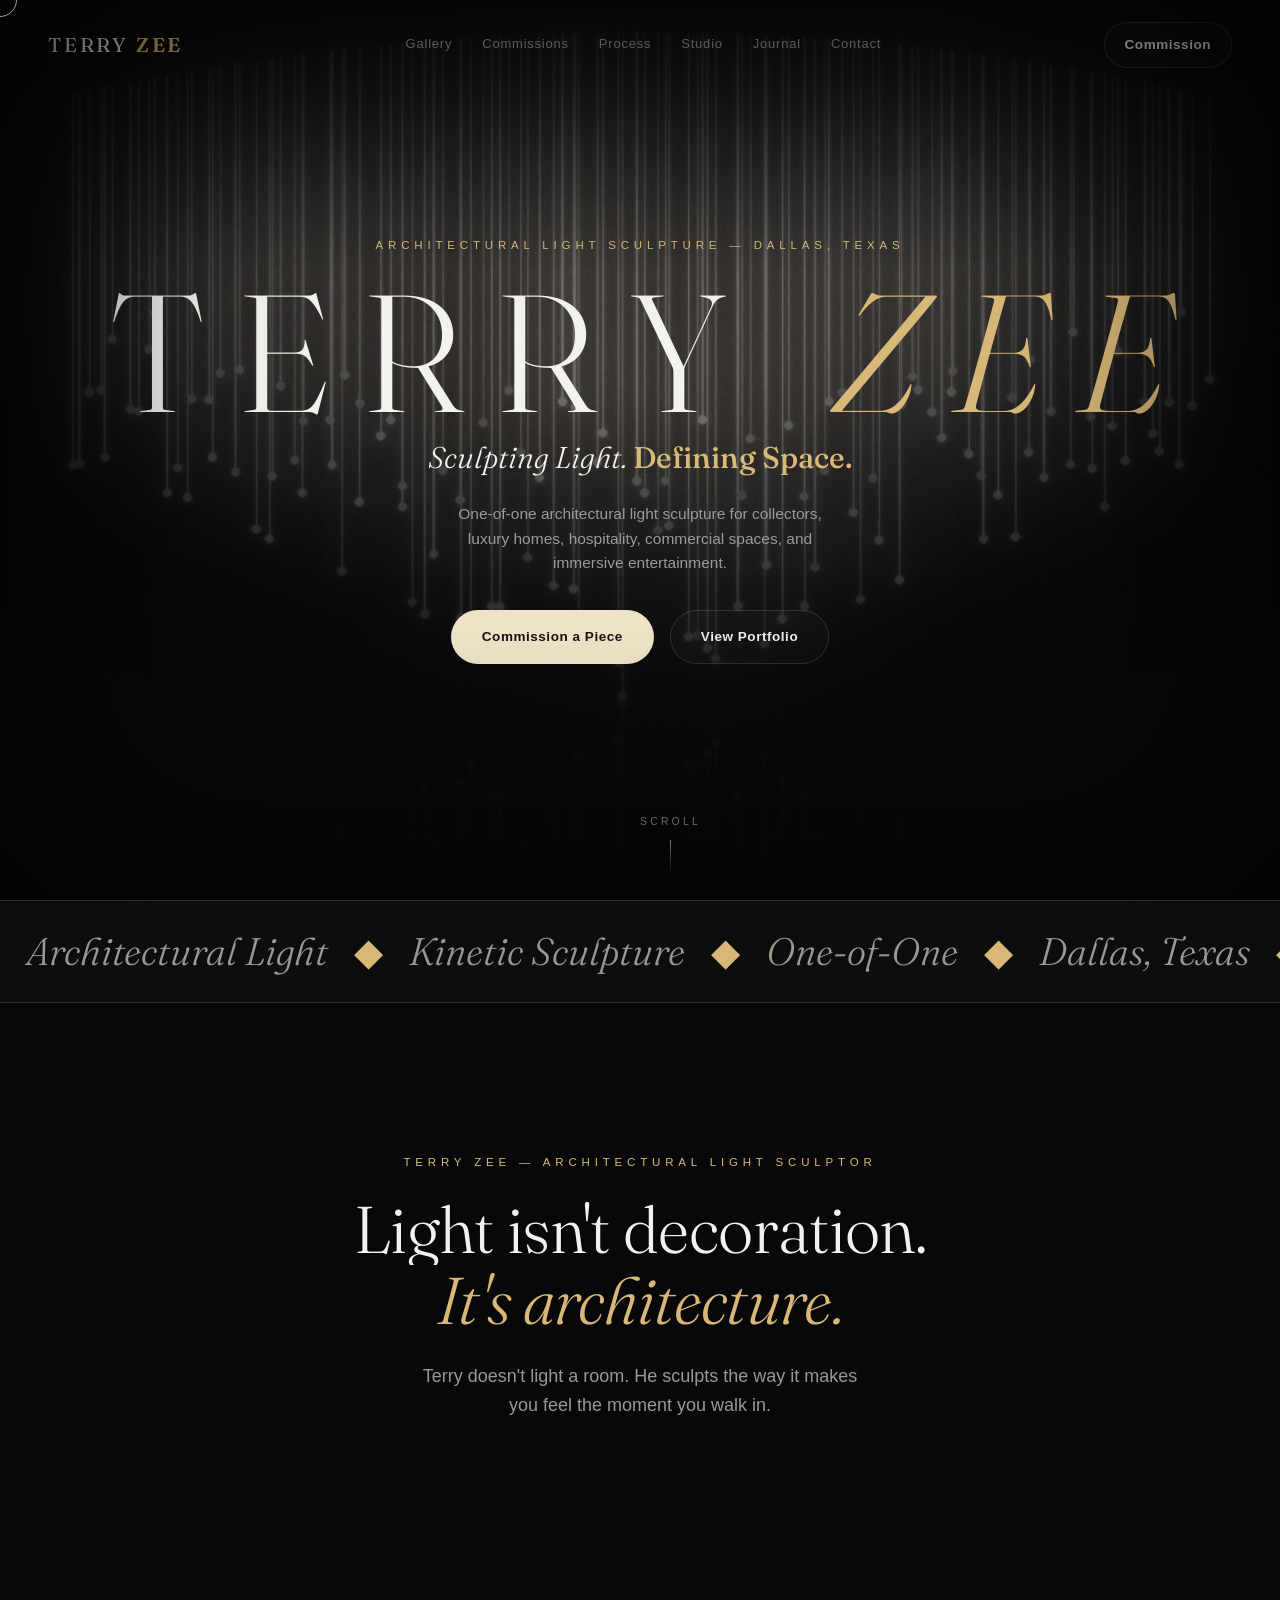
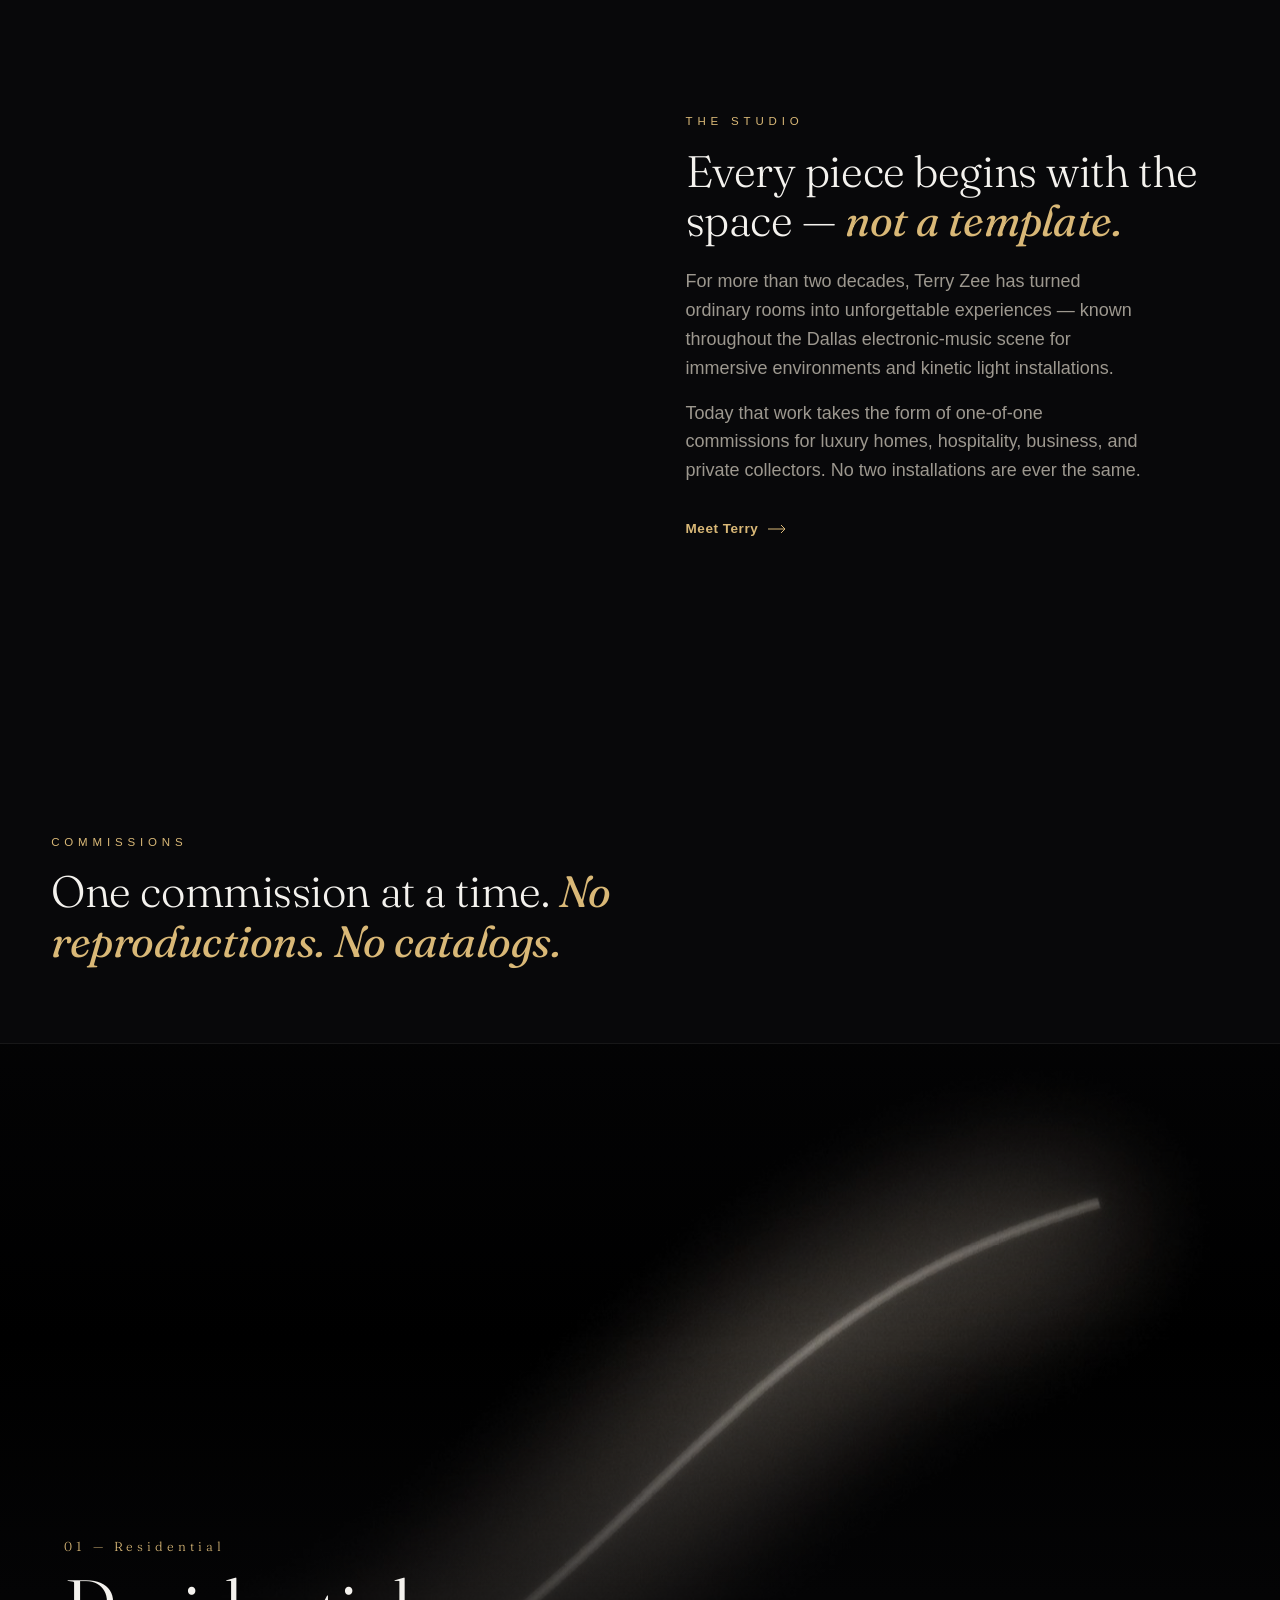
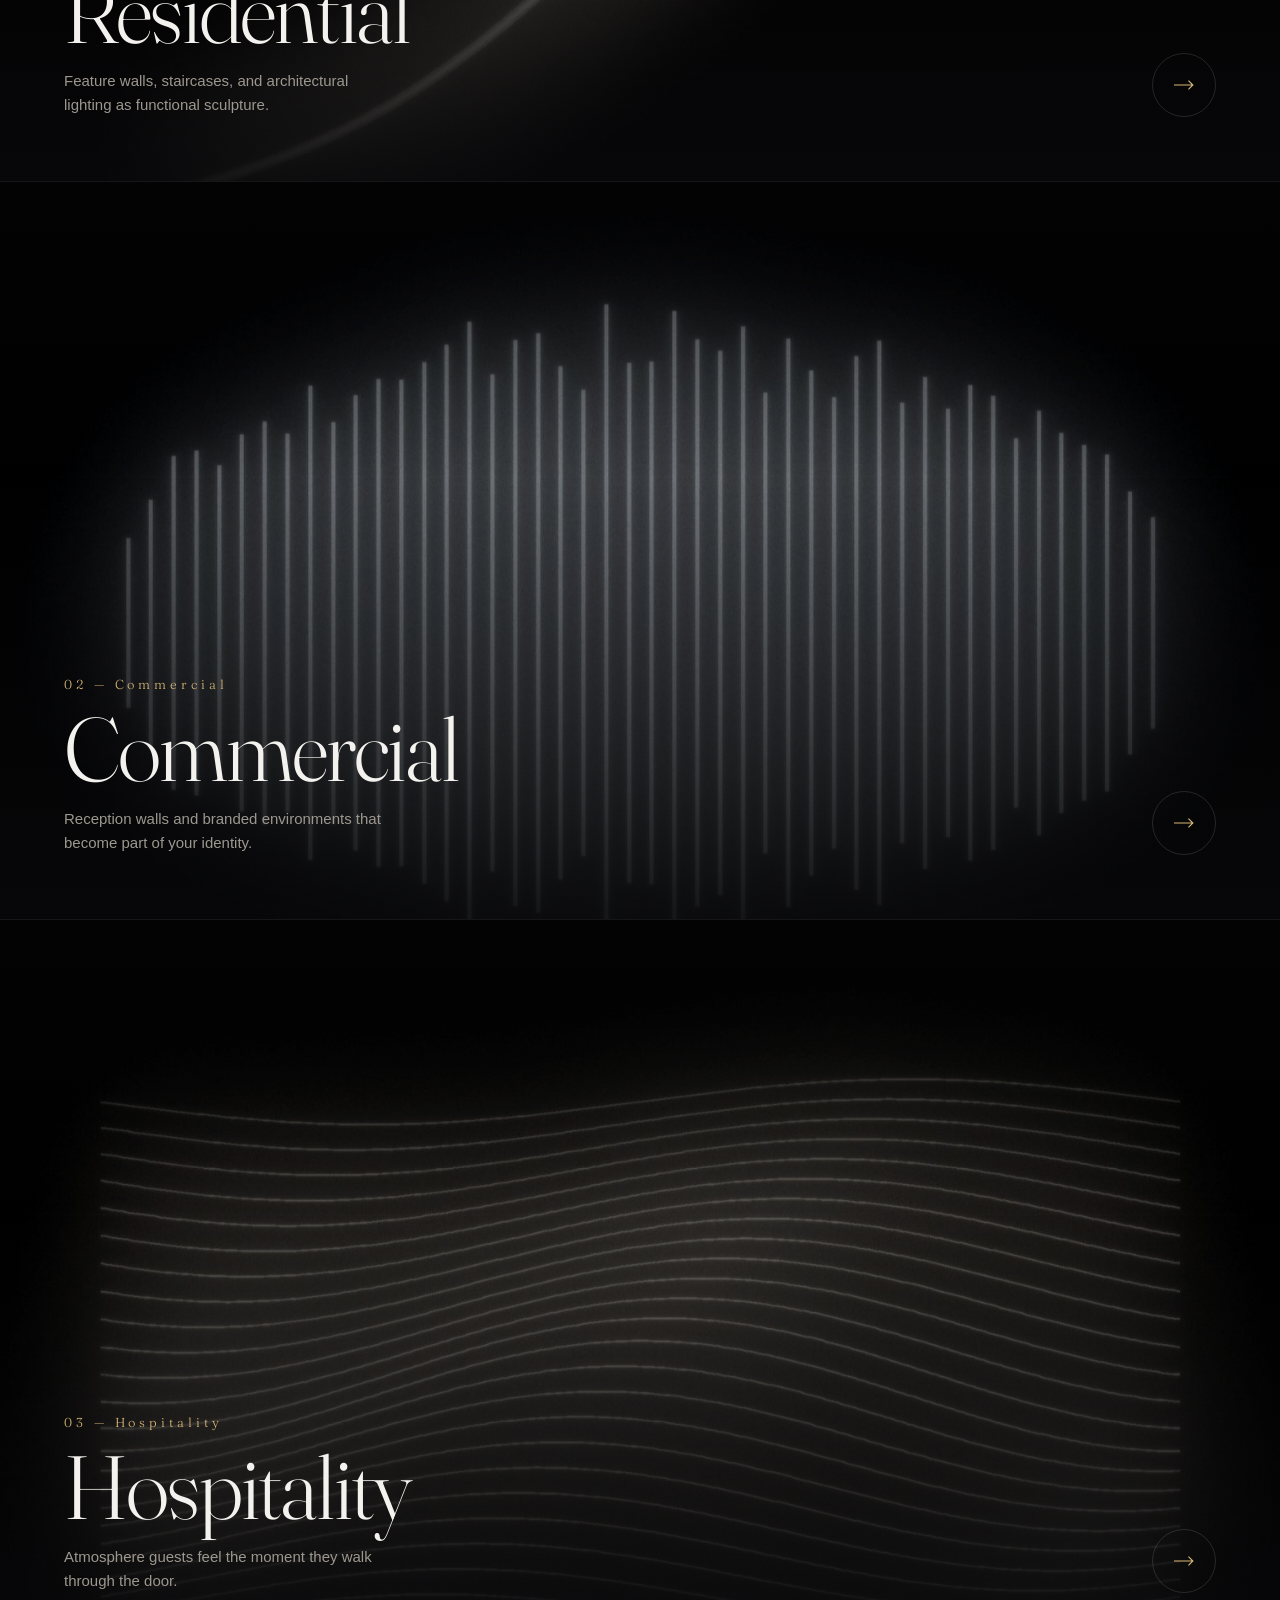
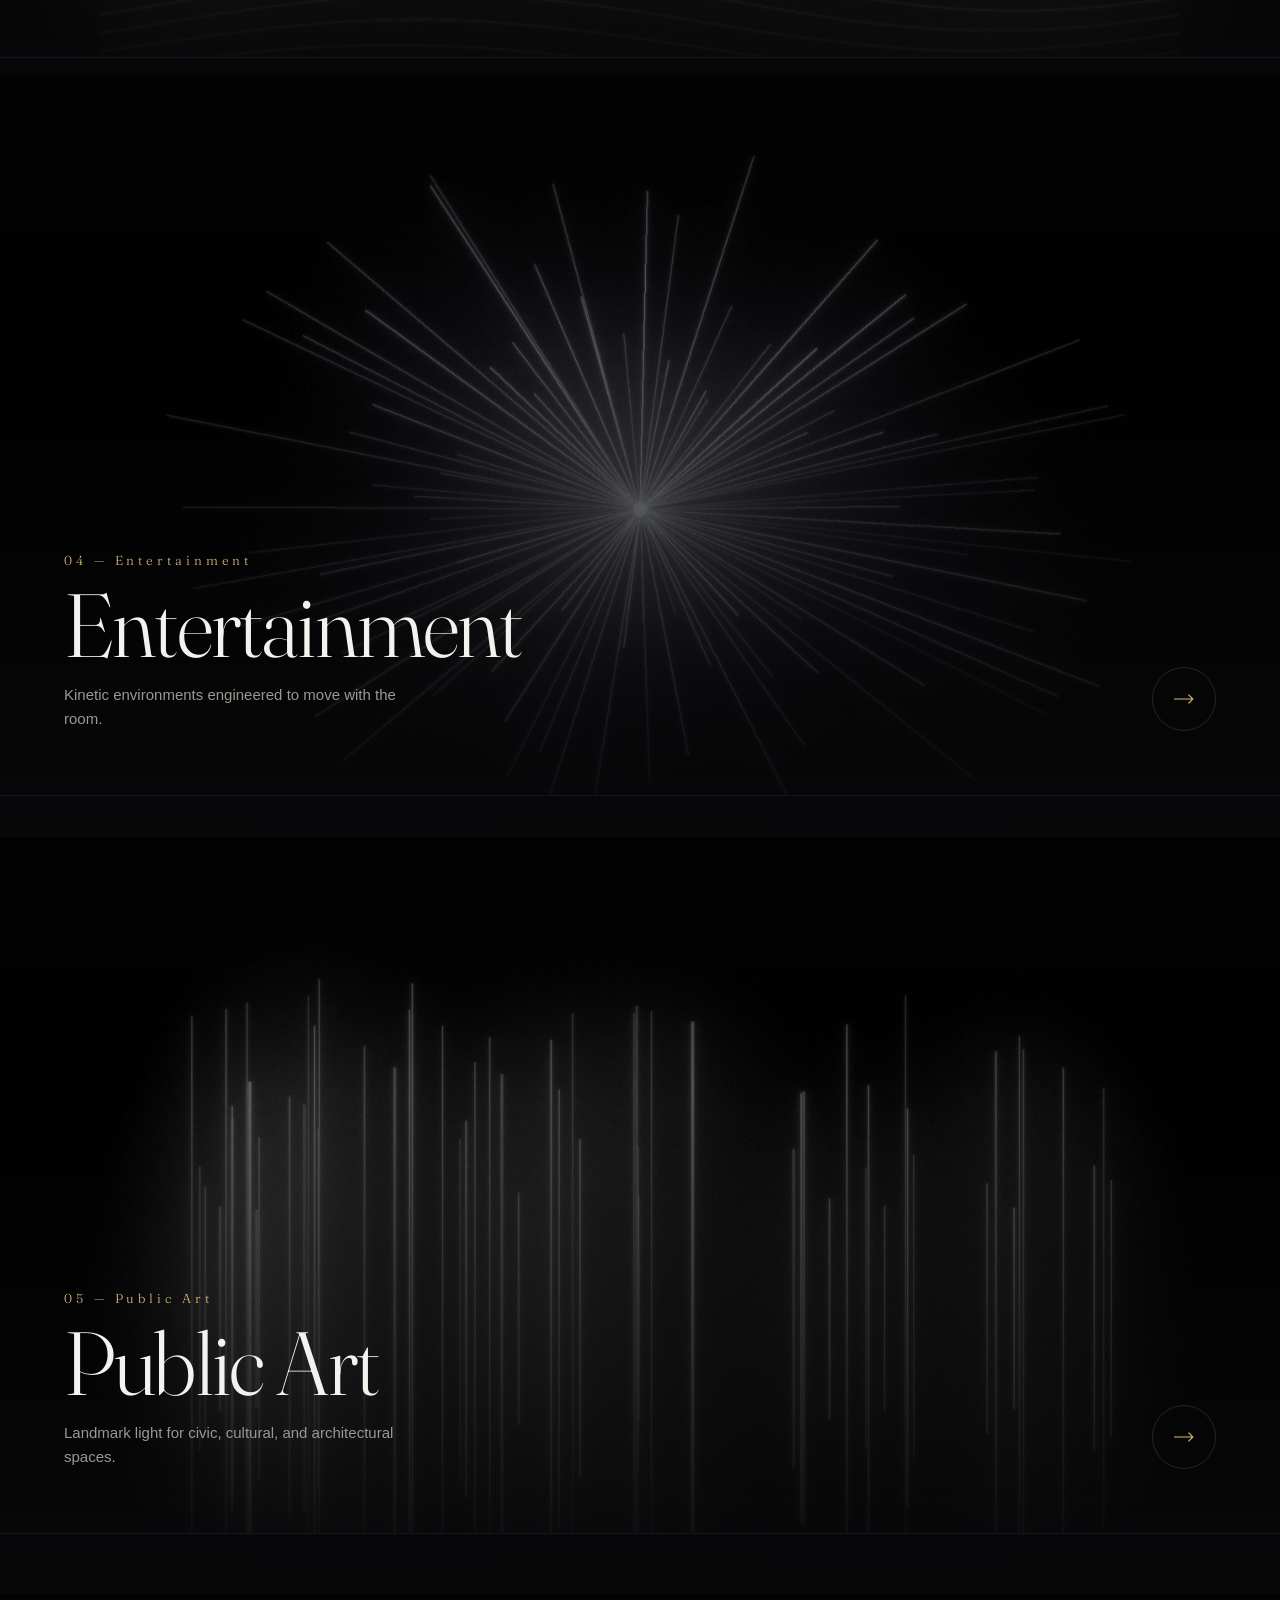
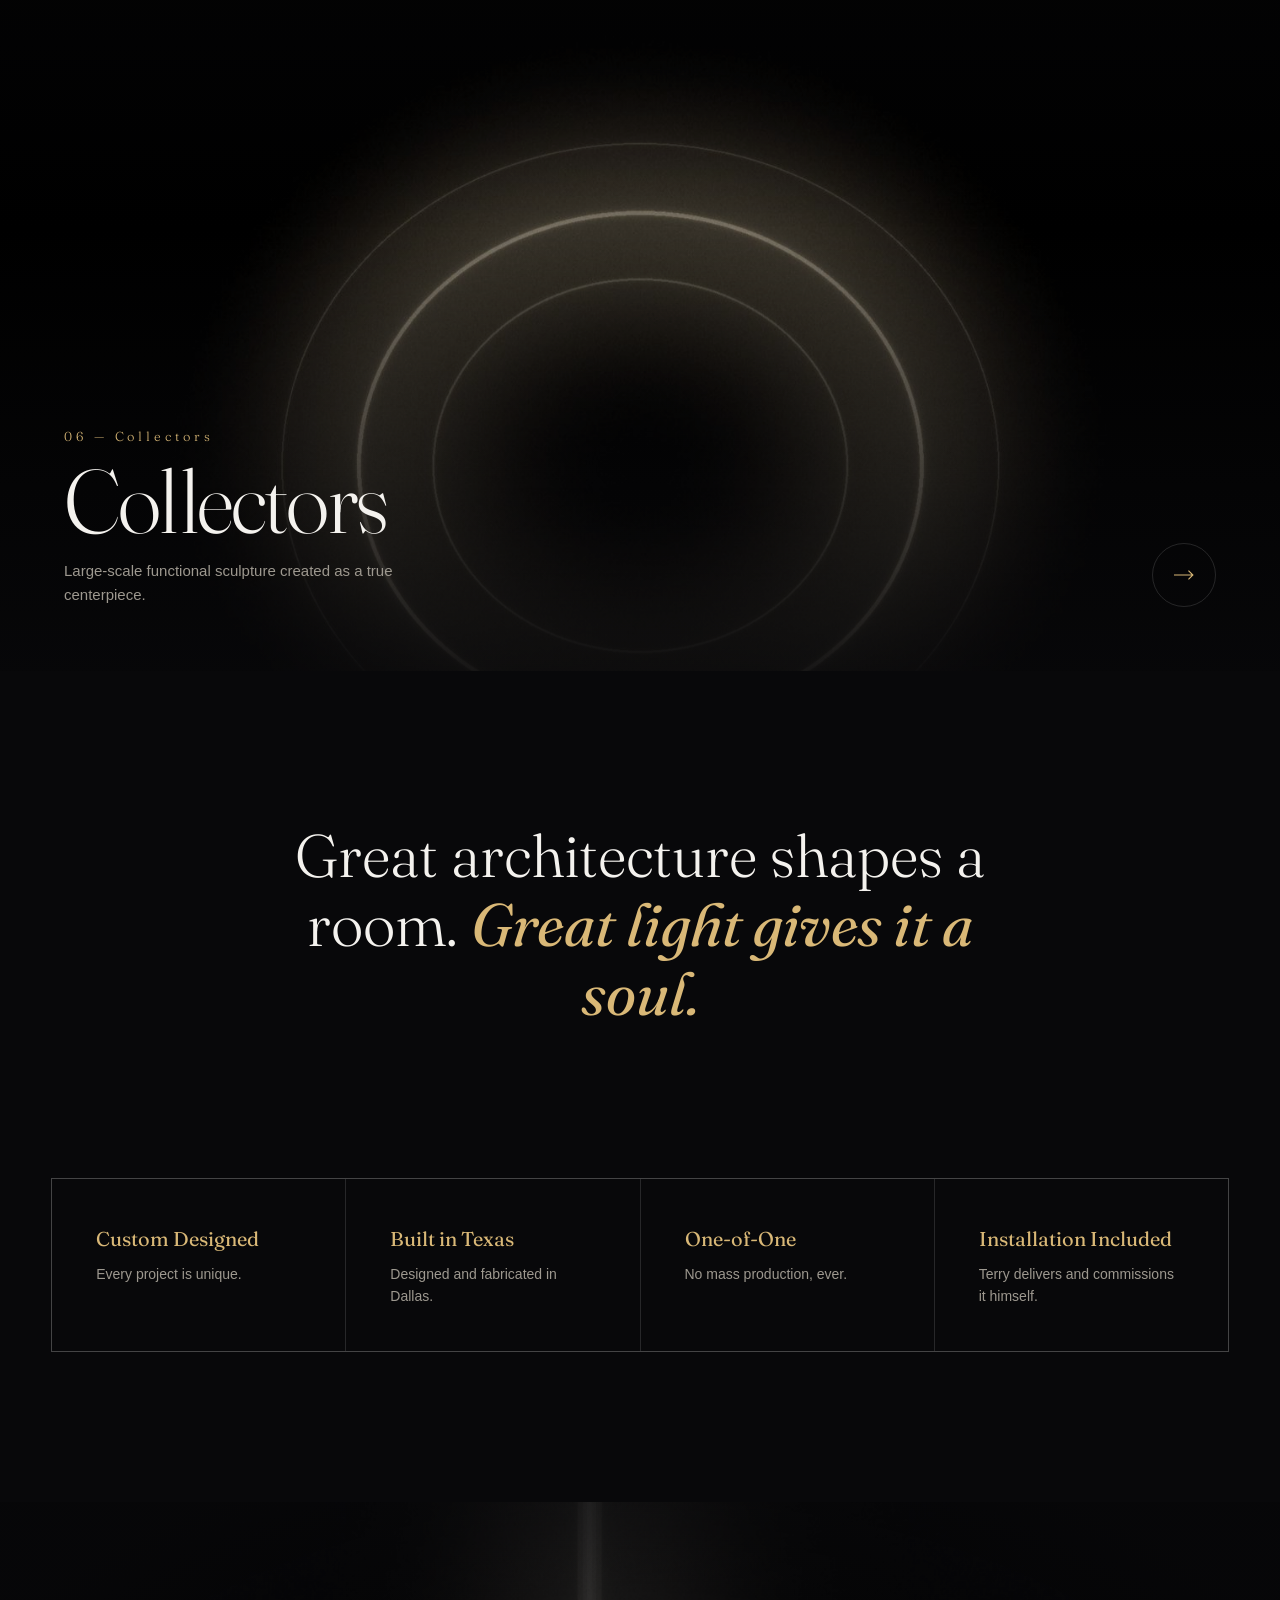
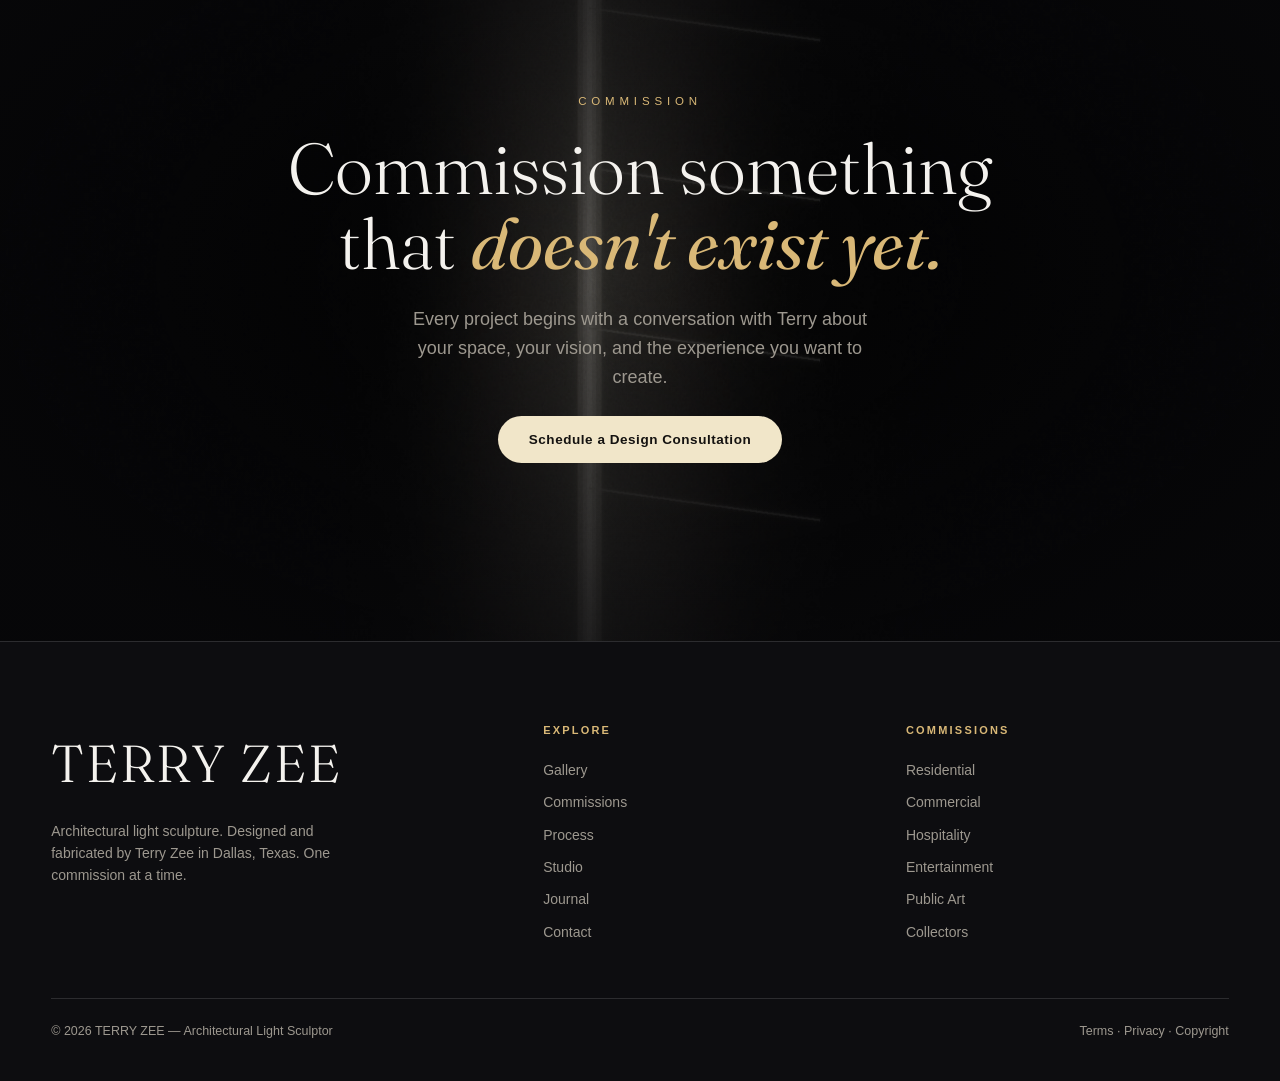
<file: index.html>
<!DOCTYPE html><html lang=en><head>
<meta charset=UTF-8><meta name=viewport content="width=device-width,initial-scale=1,viewport-fit=cover">
<title>TERRY ZEE — Architectural Light Sculpture | Dallas</title>
<meta name=description content="Custom architectural light sculpture for luxury homes, hospitality, commercial spaces, entertainment, and collectors. One commission at a time.">
<meta name=theme-color content="#08080a">
<link rel=icon href="data:image/svg+xml,%3Csvg xmlns='http://www.w3.org/2000/svg' viewBox='0 0 32 32'%3E%3Crect width='32' height='32' fill='%2308080a'/%3E%3Ctext x='16' y='22' font-family='Arial' font-size='13' fill='%23f4f2ee' text-anchor='middle'%3ETZ%3C/text%3E%3C/svg%3E">
<link rel=preconnect href="https://api.fontshare.com" crossorigin>
<link href="https://api.fontshare.com/v2/css?f[]=satoshi@300,400,500,700,900&display=swap" rel=stylesheet>
<link rel=preconnect href="https://fonts.googleapis.com"><link rel=preconnect href="https://fonts.gstatic.com" crossorigin>
<link href="https://fonts.googleapis.com/css2?family=Fraunces:ital,opsz,wght@0,9..144,300..600;1,9..144,300..600&display=swap" rel=stylesheet>
<style>
:root{--bg:#08080a;--panel:#0d0d10;--ink:#f4f2ee;--dim:#9d988f;--line:rgba(255,255,255,.13);--glow:#f1e6c9;--amber:#d9b877;--sans:"Satoshi",-apple-system,Segoe UI,sans-serif;--serif:"Fraunces",Georgia,serif}
*{box-sizing:border-box;margin:0;padding:0}
html{scroll-behavior:smooth}
body{background:var(--bg);color:var(--ink);font-family:var(--sans);line-height:1.6;overflow-x:hidden;-webkit-font-smoothing:antialiased}
img{display:block;max-width:100%}
a{color:inherit;text-decoration:none}
.wrap{width:min(1240px,92vw);margin:0 auto}
::selection{background:var(--amber);color:#111}
/* overlays */
.grain{position:fixed;inset:0;z-index:120;pointer-events:none;opacity:.06;mix-blend-mode:overlay;background-image:url("data:image/svg+xml,%3Csvg xmlns='http://www.w3.org/2000/svg' width='140' height='140'%3E%3Cfilter id='n'%3E%3CfeTurbulence type='fractalNoise' baseFrequency='.85' numOctaves='2'/%3E%3C/filter%3E%3Crect width='100%25' height='100%25' filter='url(%23n)'/%3E%3C/svg%3E");animation:grain 6s steps(6) infinite}
@keyframes grain{0%{transform:translate(0,0)}20%{transform:translate(-6%,4%)}40%{transform:translate(4%,-6%)}60%{transform:translate(-3%,3%)}80%{transform:translate(5%,2%)}100%{transform:translate(0,0)}}
.vig{position:fixed;inset:0;z-index:110;pointer-events:none;box-shadow:inset 0 0 220px 60px rgba(0,0,0,.75)}
.prog{position:fixed;top:0;left:0;height:2px;width:0;z-index:130;background:linear-gradient(90deg,var(--amber),var(--glow));box-shadow:0 0 12px var(--amber)}
.cursor{position:fixed;top:0;left:0;width:34px;height:34px;border:1px solid rgba(241,230,201,.7);border-radius:50%;z-index:130;pointer-events:none;transform:translate(-50%,-50%);transition:width .25s,height .25s,background .25s,opacity .3s;mix-blend-mode:difference}
.cursor.big{width:78px;height:78px;background:rgba(241,230,201,.12)}
@media(hover:none){.cursor{display:none}}
/* nav */
.nav{position:fixed;top:0;left:0;right:0;z-index:100;display:flex;align-items:center;justify-content:space-between;padding:22px clamp(20px,4vw,48px);transition:background .4s,padding .4s,backdrop-filter .4s}
.nav.solid{background:rgba(8,8,10,.72);backdrop-filter:blur(14px);border-bottom:1px solid var(--line);padding-top:16px;padding-bottom:16px}
.brand{font-family:var(--serif);font-weight:400;font-size:20px;letter-spacing:.14em}
.brand b{font-weight:600;color:var(--amber)}
.nav-links{display:flex;gap:30px;font-size:13px;letter-spacing:.06em;color:var(--dim)}
.nav-links a{position:relative;transition:color .25s}
.nav-links a::after{content:"";position:absolute;left:0;right:0;bottom:-6px;height:1px;background:var(--amber);transform:scaleX(0);transform-origin:left;transition:transform .3s}
.nav-links a:hover{color:var(--ink)}.nav-links a:hover::after{transform:scaleX(1)}
@media(max-width:860px){.nav-links{display:none}}
/* HERO */
.hero{position:relative;height:100svh;min-height:640px;overflow:hidden;display:flex;align-items:center;justify-content:center;text-align:center}
.hero-bg{position:absolute;inset:-8% -4%;z-index:0}
.hero-bg img{width:100%;height:100%;object-fit:cover;filter:brightness(.62) contrast(1.05);animation:ken 22s ease-in-out infinite alternate;will-change:transform}
@keyframes ken{from{transform:scale(1.05) translateY(0)}to{transform:scale(1.18) translateY(-2%)}}
.hero::after{content:"";position:absolute;inset:0;z-index:1;background:radial-gradient(80% 60% at 50% 44%,transparent,rgba(8,8,10,.72) 88%),linear-gradient(180deg,rgba(8,8,10,.55),transparent 30%,rgba(8,8,10,.9))}
.hero-inner{position:relative;z-index:2;padding:0 20px}
.eyebrow{font-size:11.5px;letter-spacing:.42em;text-transform:uppercase;color:var(--amber)}
.hero .eyebrow{opacity:0;animation:up .9s .2s forwards}
.wordmark{font-family:var(--serif);font-weight:300;font-size:clamp(58px,13vw,168px);line-height:.92;letter-spacing:.02em;margin:20px 0 6px;display:flex;gap:.18em;justify-content:center}
.wordmark span{display:inline-block;opacity:0;transform:translateY(120%) rotate(6deg);animation:rise 1s cubic-bezier(.16,1,.3,1) forwards}
.wordmark .z{font-style:italic;color:var(--amber)}
@keyframes rise{to{opacity:1;transform:none}}
.tag{font-family:var(--serif);font-style:italic;font-weight:300;font-size:clamp(19px,2.6vw,30px);color:var(--ink);opacity:0;animation:up 1s .9s forwards}
.tag b{font-style:normal;font-weight:500;color:var(--amber)}
.hero-sub{max-width:44ch;margin:20px auto 0;color:var(--dim);font-size:15.5px;opacity:0;animation:up 1s 1.05s forwards}
.hero-cta{display:flex;gap:16px;justify-content:center;flex-wrap:wrap;margin-top:34px;opacity:0;animation:up 1s 1.2s forwards}
@keyframes up{from{opacity:0;transform:translateY(26px)}to{opacity:1;transform:none}}
.btn{font-family:var(--sans);font-size:13.5px;font-weight:600;letter-spacing:.04em;padding:15px 30px;border-radius:40px;cursor:pointer;border:1px solid transparent;transition:transform .2s,background .3s,color .3s}
.btn.solid{background:var(--glow);color:#141210}.btn.solid:hover{transform:translateY(-3px)}
.btn.ghost{border-color:var(--line);color:var(--ink);background:rgba(255,255,255,.02)}.btn.ghost:hover{border-color:var(--amber);color:var(--amber);transform:translateY(-3px)}
.cue{position:absolute;left:50%;bottom:26px;transform:translateX(-50%);z-index:2;font-size:10.5px;letter-spacing:.3em;color:var(--dim);text-transform:uppercase;opacity:0;animation:up 1s 1.5s forwards}
.cue i{display:block;width:1px;height:34px;margin:10px auto 0;background:linear-gradient(var(--amber),transparent);animation:drop 1.8s ease-in-out infinite}
@keyframes drop{0%{transform:scaleY(.2);transform-origin:top;opacity:0}40%{opacity:1}100%{transform:scaleY(1);transform-origin:top;opacity:0}}
/* MARQUEE */
.marquee{border-top:1px solid var(--line);border-bottom:1px solid var(--line);padding:20px 0;overflow:hidden;white-space:nowrap;background:var(--panel)}
.mtrack{display:inline-block;animation:scroll 26s linear infinite;font-family:var(--serif);font-style:italic;font-weight:300;font-size:clamp(22px,3vw,40px);color:var(--dim)}
.mtrack span{margin:0 26px}.mtrack b{color:var(--amber);font-style:normal;font-weight:400}
@keyframes scroll{to{transform:translateX(-50%)}}
/* SECTIONS */
section{position:relative}
.pad{padding:clamp(80px,12vw,150px) 0}
.reveal{opacity:0;transform:translateY(34px);transition:opacity .9s cubic-bezier(.16,1,.3,1),transform .9s cubic-bezier(.16,1,.3,1)}
.reveal.in{opacity:1;transform:none}
.w span{display:inline-block;overflow:hidden;vertical-align:top}
.w span i{display:inline-block;font-style:inherit;transform:translateY(110%);transition:transform .8s cubic-bezier(.16,1,.3,1)}
.w.in span i{transform:none}
.statement{text-align:center}
.statement h2{font-family:var(--serif);font-weight:300;font-size:clamp(30px,5.4vw,66px);line-height:1.08;letter-spacing:-.01em;max-width:16ch;margin:22px auto 0}
.statement h2 b{font-style:italic;font-weight:400;color:var(--amber)}
.lede{color:var(--dim);font-size:clamp(15px,1.5vw,18px);max-width:46ch}
/* split */
.split{display:grid;grid-template-columns:1.05fr 1fr;gap:clamp(30px,5vw,80px);align-items:center}
@media(max-width:880px){.split{grid-template-columns:1fr}}
.media{position:relative;overflow:hidden;border-radius:6px;aspect-ratio:4/5}
.media .par{position:absolute;inset:-12% 0;will-change:transform}
.media img{width:100%;height:100%;object-fit:cover;filter:brightness(.9)}
.clip{clip-path:inset(0 0 100% 0);transition:clip-path 1.1s cubic-bezier(.16,1,.3,1)}
.clip.in{clip-path:inset(0 0 0 0)}
.h2{font-family:var(--serif);font-weight:300;font-size:clamp(26px,3.6vw,44px);line-height:1.12;letter-spacing:-.01em}
.h2 b{font-style:italic;font-weight:400;color:var(--amber)}
.arrow{display:inline-flex;align-items:center;gap:10px;font-size:13.5px;font-weight:600;color:var(--amber);letter-spacing:.04em}
.arrow svg{transition:transform .3s}.arrow:hover svg{transform:translateX(7px)}
/* PANELS (commissions) */
.panel{position:relative;height:82svh;min-height:520px;overflow:hidden;display:flex;align-items:flex-end;border-top:1px solid rgba(255,255,255,.06)}
.panel .pbg{position:absolute;inset:-14% 0;z-index:0;will-change:transform}
.panel .pbg img{width:100%;height:100%;object-fit:cover;filter:brightness(.5) contrast(1.05);transition:transform 1.2s cubic-bezier(.16,1,.3,1),filter .8s}
.panel:hover .pbg img{transform:scale(1.06);filter:brightness(.66) contrast(1.08)}
.panel::after{content:"";position:absolute;inset:0;z-index:1;background:linear-gradient(180deg,rgba(8,8,10,.4),transparent 40%,rgba(8,8,10,.86))}
.pcontent{position:relative;z-index:2;width:100%;padding:clamp(28px,5vw,64px);display:flex;justify-content:space-between;align-items:flex-end;gap:20px}
.pnum{font-family:var(--serif);font-weight:300;font-size:13px;letter-spacing:.3em;color:var(--amber)}
.ptitle{font-family:var(--serif);font-weight:300;font-size:clamp(38px,7vw,96px);line-height:.98;letter-spacing:-.02em;margin-top:10px}
.pdesc{color:var(--dim);max-width:40ch;margin-top:14px;font-size:15px}
.pgo{flex:none;width:64px;height:64px;border:1px solid var(--line);border-radius:50%;display:flex;align-items:center;justify-content:center;color:var(--amber);transition:.3s}
.panel:hover .pgo{background:var(--amber);color:#141210;border-color:var(--amber)}
@media(max-width:680px){.pgo{display:none}}
/* PULL */
.pull{text-align:center}
.pull p{font-family:var(--serif);font-weight:300;font-size:clamp(28px,5vw,60px);line-height:1.15;max-width:20ch;margin:0 auto}
.pull b{font-style:italic;font-weight:400;color:var(--amber)}
/* CRED */
.cred{display:grid;grid-template-columns:repeat(4,1fr);gap:1px;background:var(--line);border:1px solid var(--line)}
@media(max-width:760px){.cred{grid-template-columns:1fr 1fr}}
.cell{background:var(--bg);padding:clamp(28px,4vw,44px)}
.cell h4{font-family:var(--serif);font-weight:400;font-size:20px;color:var(--amber)}
.cell p{color:var(--dim);font-size:14px;margin-top:8px}
/* CTA */
.cta{position:relative;overflow:hidden;text-align:center}
.cta .cbg{position:absolute;inset:-12% 0;z-index:0;will-change:transform}
.cta .cbg img{width:100%;height:100%;object-fit:cover;filter:brightness(.32)}
.cta::after{content:"";position:absolute;inset:0;z-index:1;background:radial-gradient(60% 60% at 50% 50%,transparent,rgba(8,8,10,.8))}
.cta .in-c{position:relative;z-index:2;padding:clamp(90px,15vw,190px) 0}
.cta h2{font-family:var(--serif);font-weight:300;font-size:clamp(30px,5.6vw,72px);line-height:1.05;max-width:18ch;margin:20px auto 0}
.cta h2 b{font-style:italic;font-weight:400;color:var(--amber)}
/* footer */
footer{border-top:1px solid var(--line);padding:clamp(50px,7vw,80px) 0 40px;background:var(--panel)}
.foot-top{display:grid;grid-template-columns:1.4fr 1fr 1fr;gap:40px}
@media(max-width:760px){.foot-top{grid-template-columns:1fr}}
.fm{font-family:var(--serif);font-size:clamp(30px,5vw,52px);font-weight:300;letter-spacing:.04em}
.foot-brand p{color:var(--dim);font-size:14px;max-width:38ch;margin-top:14px}
.foot-col h5{font-size:11px;letter-spacing:.2em;text-transform:uppercase;color:var(--amber);margin-bottom:14px}
.foot-col a{display:block;color:var(--dim);font-size:14px;padding:5px 0;transition:color .2s}.foot-col a:hover{color:var(--ink)}
.foot-bottom{display:flex;justify-content:space-between;gap:16px;flex-wrap:wrap;margin-top:50px;padding-top:22px;border-top:1px solid var(--line);color:var(--dim);font-size:12.5px}
.foot-bottom a:hover{color:var(--amber)}
</style></head>
<body>
<div class=grain></div><div class=vig></div><div class=prog id=prog></div><div class=cursor id=cursor></div>

<header class=nav id=nav>
  <a class=brand href="index.html">TERRY <b>ZEE</b></a>
  <nav class=nav-links>
    <a href="gallery.html">Gallery</a><a href="commissions.html">Commissions</a>
    <a href="process.html">Process</a><a href="studio.html">Studio</a>
    <a href="journal.html">Journal</a><a href="contact.html">Contact</a>
  </nav>
  <a class="btn ghost" href="contact.html" style="padding:11px 20px">Commission</a>
</header>

<section class=hero>
  <div class=hero-bg id=heroBg><img src="assets/hero.jpg" alt="Suspended architectural light sculpture"></div>
  <div class=hero-inner>
    <div class=eyebrow>Architectural Light Sculpture — Dallas, Texas</div>
    <h1 class=wordmark><span style="animation-delay:.25s">T</span><span style="animation-delay:.31s">E</span><span style="animation-delay:.37s">R</span><span style="animation-delay:.43s">R</span><span style="animation-delay:.49s">Y</span><span style="animation-delay:.6s;width:.25em"></span><span class=z style="animation-delay:.62s">Z</span><span class=z style="animation-delay:.68s">E</span><span class=z style="animation-delay:.74s">E</span></h1>
    <p class=tag>Sculpting Light. <b>Defining Space.</b></p>
    <p class=hero-sub>One-of-one architectural light sculpture for collectors, luxury homes, hospitality, commercial spaces, and immersive entertainment.</p>
    <div class=hero-cta>
      <a class="btn solid" href="contact.html">Commission a Piece</a>
      <a class="btn ghost" href="gallery.html">View Portfolio</a>
    </div>
  </div>
  <div class=cue>Scroll<i></i></div>
</section>

<div class=marquee><div class=mtrack id=mtrack>
  <span>Architectural Light</span><b>◆</b><span>Kinetic Sculpture</span><b>◆</b><span>One-of-One</span><b>◆</b><span>Dallas, Texas</span><b>◆</b><span>Sculpting Light</span><b>◆</b>
</div></div>

<section class="pad"><div class="wrap statement">
  <div class=eyebrow>Terry Zee — Architectural Light Sculptor</div>
  <h2 class="w reveal"><span><i>Light isn't decoration.</i></span> <span><i style="color:var(--amber);font-style:italic">It's architecture.</i></span></h2>
  <p class="lede reveal" style="margin:26px auto 0">Terry doesn't light a room. He sculpts the way it makes you feel the moment you walk in.</p>
</div></section>

<section style="padding:0 0 clamp(80px,12vw,150px)"><div class=wrap><div class=split>
  <div class="media clip"><div class=par data-par="0.14"><img src="assets/artist.jpg" alt="Kinetic light installation"></div></div>
  <div>
    <div class="eyebrow reveal">The Studio</div>
    <h2 class="h2 reveal" style="margin:16px 0 22px">Every piece begins with the space — <b>not a template.</b></h2>
    <p class="lede reveal">For more than two decades, Terry Zee has turned ordinary rooms into unforgettable experiences — known throughout the Dallas electronic-music scene for immersive environments and kinetic light installations.</p>
    <p class="lede reveal" style="margin-top:16px">Today that work takes the form of one-of-one commissions for luxury homes, hospitality, business, and private collectors. No two installations are ever the same.</p>
    <div class=reveal style="margin-top:30px"><a class=arrow href="studio.html">Meet Terry <svg width=18 height=10 viewBox="0 0 18 10" fill=none><path d="M13 1l4 4-4 4M0 5h17" stroke=currentColor stroke-width=1.3/></svg></a></div>
  </div>
</div></div></section>

<section><div class=wrap style="padding-bottom:clamp(40px,6vw,80px)">
  <div class="eyebrow reveal">Commissions</div>
  <h2 class="h2 reveal" style="margin-top:16px;max-width:24ch">One commission at a time. <b>No reproductions. No catalogs.</b></h2>
</div>
<div id=panels>
  <a class=panel href="commissions.html"><div class=pbg data-par="0.18"><img src="assets/residential.jpg" alt=""></div><div class=pcontent><div><div class=pnum>01 — Residential</div><h3 class=ptitle>Residential</h3><p class=pdesc>Feature walls, staircases, and architectural lighting as functional sculpture.</p></div><span class=pgo><svg width=20 height=12 viewBox="0 0 18 10" fill=none><path d="M13 1l4 4-4 4M0 5h17" stroke=currentColor stroke-width=1.4/></svg></span></div></a>
  <a class=panel href="commissions.html"><div class=pbg data-par="0.18"><img src="assets/commercial.jpg" alt=""></div><div class=pcontent><div><div class=pnum>02 — Commercial</div><h3 class=ptitle>Commercial</h3><p class=pdesc>Reception walls and branded environments that become part of your identity.</p></div><span class=pgo><svg width=20 height=12 viewBox="0 0 18 10" fill=none><path d="M13 1l4 4-4 4M0 5h17" stroke=currentColor stroke-width=1.4/></svg></span></div></a>
  <a class=panel href="commissions.html"><div class=pbg data-par="0.18"><img src="assets/hospitality.jpg" alt=""></div><div class=pcontent><div><div class=pnum>03 — Hospitality</div><h3 class=ptitle>Hospitality</h3><p class=pdesc>Atmosphere guests feel the moment they walk through the door.</p></div><span class=pgo><svg width=20 height=12 viewBox="0 0 18 10" fill=none><path d="M13 1l4 4-4 4M0 5h17" stroke=currentColor stroke-width=1.4/></svg></span></div></a>
  <a class=panel href="commissions.html"><div class=pbg data-par="0.18"><img src="assets/entertainment.jpg" alt=""></div><div class=pcontent><div><div class=pnum>04 — Entertainment</div><h3 class=ptitle>Entertainment</h3><p class=pdesc>Kinetic environments engineered to move with the room.</p></div><span class=pgo><svg width=20 height=12 viewBox="0 0 18 10" fill=none><path d="M13 1l4 4-4 4M0 5h17" stroke=currentColor stroke-width=1.4/></svg></span></div></a>
  <a class=panel href="commissions.html"><div class=pbg data-par="0.18"><img src="assets/public.jpg" alt=""></div><div class=pcontent><div><div class=pnum>05 — Public Art</div><h3 class=ptitle>Public Art</h3><p class=pdesc>Landmark light for civic, cultural, and architectural spaces.</p></div><span class=pgo><svg width=20 height=12 viewBox="0 0 18 10" fill=none><path d="M13 1l4 4-4 4M0 5h17" stroke=currentColor stroke-width=1.4/></svg></span></div></a>
  <a class=panel href="commissions.html"><div class=pbg data-par="0.18"><img src="assets/collector.jpg" alt=""></div><div class=pcontent><div><div class=pnum>06 — Collectors</div><h3 class=ptitle>Collectors</h3><p class=pdesc>Large-scale functional sculpture created as a true centerpiece.</p></div><span class=pgo><svg width=20 height=12 viewBox="0 0 18 10" fill=none><path d="M13 1l4 4-4 4M0 5h17" stroke=currentColor stroke-width=1.4/></svg></span></div></a>
</div></section>

<section class="pad pull"><div class=wrap>
  <p class=reveal>Great architecture shapes a room. <b>Great light gives it a soul.</b></p>
</div></section>

<section style="padding-bottom:clamp(80px,12vw,150px)"><div class=wrap><div class=cred>
  <div class="cell reveal"><h4>Custom Designed</h4><p>Every project is unique.</p></div>
  <div class="cell reveal"><h4>Built in Texas</h4><p>Designed and fabricated in Dallas.</p></div>
  <div class="cell reveal"><h4>One-of-One</h4><p>No mass production, ever.</p></div>
  <div class="cell reveal"><h4>Installation Included</h4><p>Terry delivers and commissions it himself.</p></div>
</div></div></section>

<section class=cta>
  <div class=cbg data-par="0.2"><img src="assets/studio.jpg" alt=""></div>
  <div class=in-c><div class=wrap>
    <div class="eyebrow reveal">Commission</div>
    <h2 class="reveal">Commission something that <b>doesn't exist yet.</b></h2>
    <p class="lede reveal" style="margin:24px auto 34px">Every project begins with a conversation with Terry about your space, your vision, and the experience you want to create.</p>
    <div class=reveal><a class="btn solid" href="contact.html">Schedule a Design Consultation</a></div>
  </div></div>
</section>

<footer><div class=wrap>
  <div class=foot-top>
    <div class=foot-brand><div class=fm>TERRY ZEE</div><p>Architectural light sculpture. Designed and fabricated by Terry Zee in Dallas, Texas. One commission at a time.</p></div>
    <div class=foot-col><h5>Explore</h5><a href="gallery.html">Gallery</a><a href="commissions.html">Commissions</a><a href="process.html">Process</a><a href="studio.html">Studio</a><a href="journal.html">Journal</a><a href="contact.html">Contact</a></div>
    <div class=foot-col><h5>Commissions</h5><a href="commissions.html">Residential</a><a href="commissions.html">Commercial</a><a href="commissions.html">Hospitality</a><a href="commissions.html">Entertainment</a><a href="commissions.html">Public Art</a><a href="commissions.html">Collectors</a></div>
  </div>
  <div class=foot-bottom><span>© <span id=year></span> TERRY ZEE — Architectural Light Sculptor</span><span><a href="terms.html">Terms</a> · <a href="privacy.html">Privacy</a> · <a href="copyright.html">Copyright</a></span></div>
</div></footer>

<script>
document.getElementById('year').textContent=new Date().getFullYear();
// duplicate marquee for seamless loop
const mt=document.getElementById('mtrack');mt.innerHTML+=mt.innerHTML;
// nav solidify + progress
const nav=document.getElementById('nav'),prog=document.getElementById('prog');
function onScroll(){
  const y=window.scrollY;
  nav.classList.toggle('solid',y>60);
  const h=document.documentElement.scrollHeight-window.innerHeight;
  prog.style.width=(h>0?(y/h*100):0)+'%';
  // parallax
  document.querySelectorAll('[data-par]').forEach(el=>{
    const r=el.getBoundingClientRect();
    if(r.bottom>0&&r.top<window.innerHeight){
      const sp=parseFloat(el.dataset.par);
      const off=(r.top+r.height/2-window.innerHeight/2)*sp;
      el.style.transform='translate3d(0,'+(-off).toFixed(1)+'px,0)';
    }
  });
  // hero subtle parallax
  const hb=document.getElementById('heroBg');
  hb.style.transform='translate3d(0,'+(y*0.28).toFixed(1)+'px,0)';
}
let ticking=false;
window.addEventListener('scroll',()=>{if(!ticking){requestAnimationFrame(()=>{onScroll();ticking=false});ticking=true}},{passive:true});
onScroll();
// reveals
const io=new IntersectionObserver(es=>es.forEach(e=>{if(e.isIntersecting){e.target.classList.add('in');io.unobserve(e.target)}}),{threshold:.16});
document.querySelectorAll('.reveal,.clip,.w').forEach(el=>io.observe(el));
// custom cursor
const cur=document.getElementById('cursor');let cx=0,cy=0,tx=0,ty=0;
window.addEventListener('mousemove',e=>{tx=e.clientX;ty=e.clientY});
(function loop(){cx+=(tx-cx)*.18;cy+=(ty-cy)*.18;cur.style.left=cx+'px';cur.style.top=cy+'px';requestAnimationFrame(loop)})();
document.querySelectorAll('a,button,.panel').forEach(el=>{el.addEventListener('mouseenter',()=>cur.classList.add('big'));el.addEventListener('mouseleave',()=>cur.classList.remove('big'))});
</script>
</body></html>
</file>
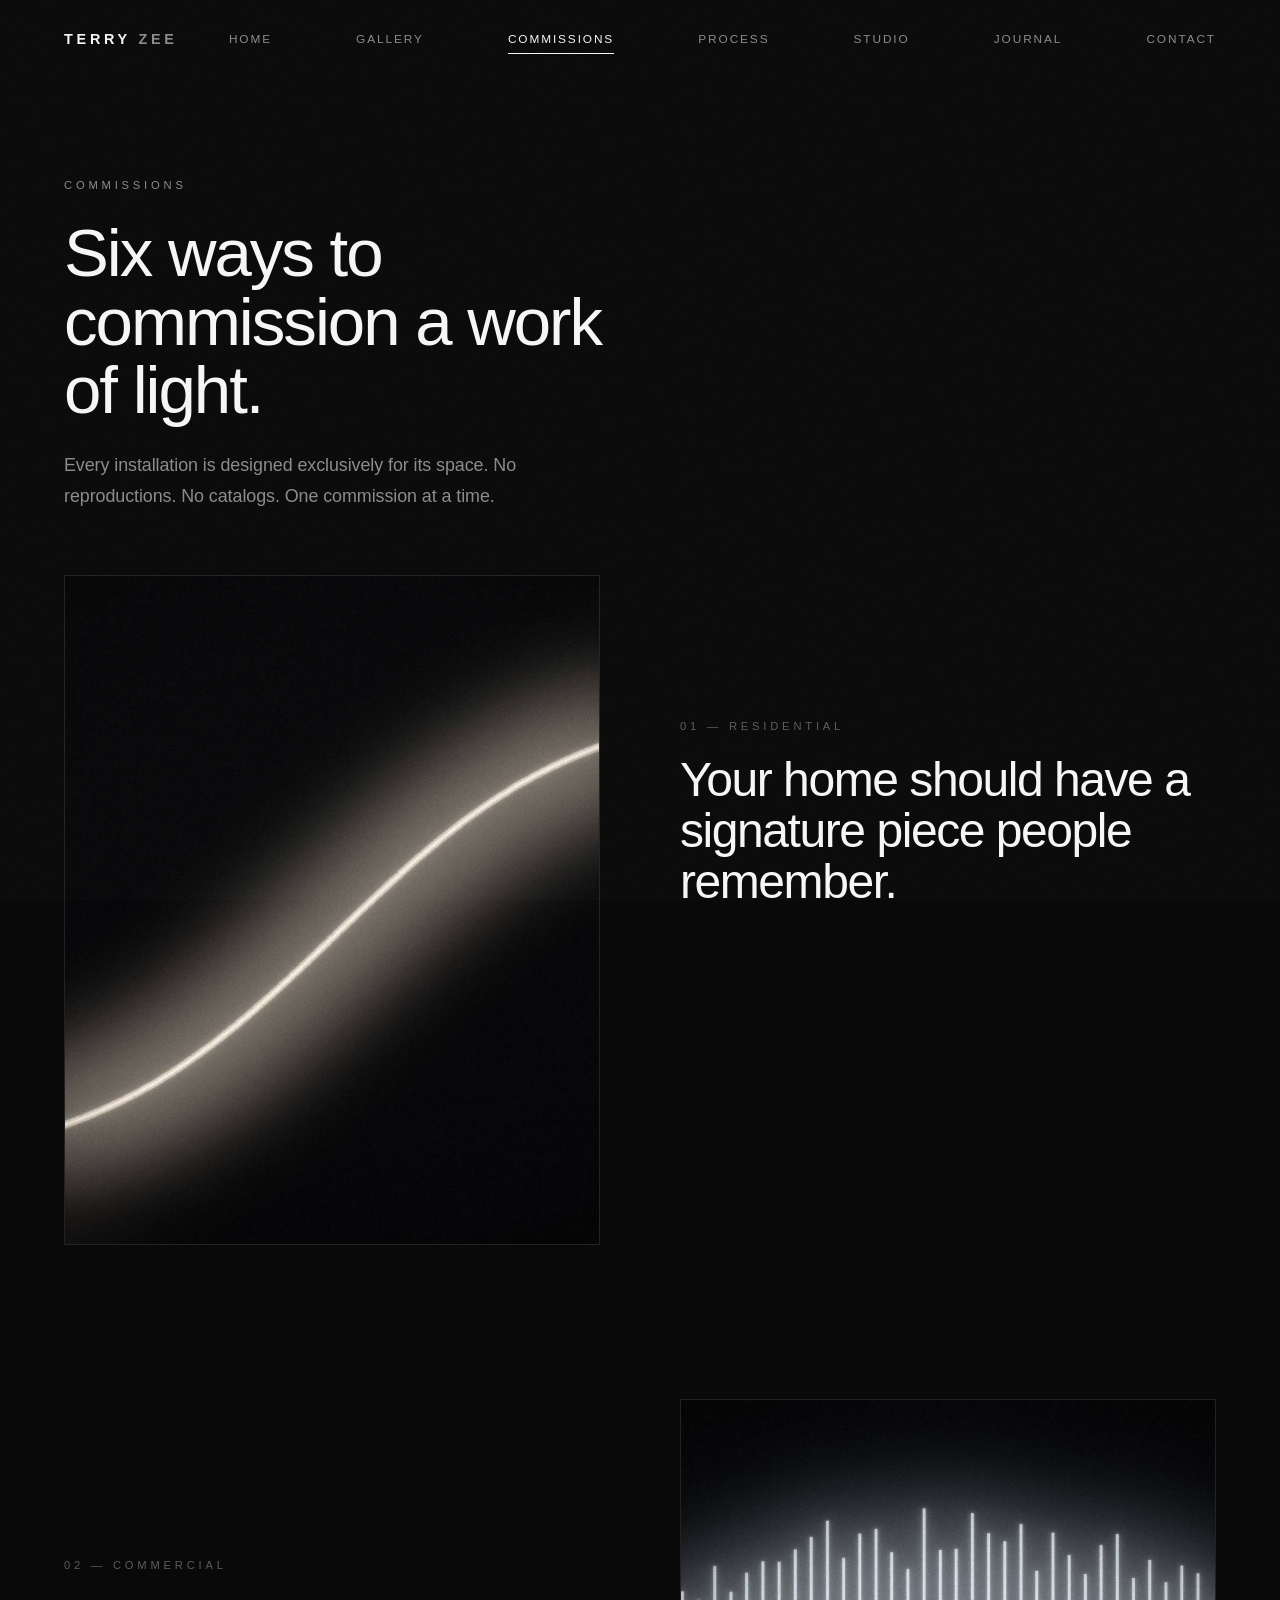
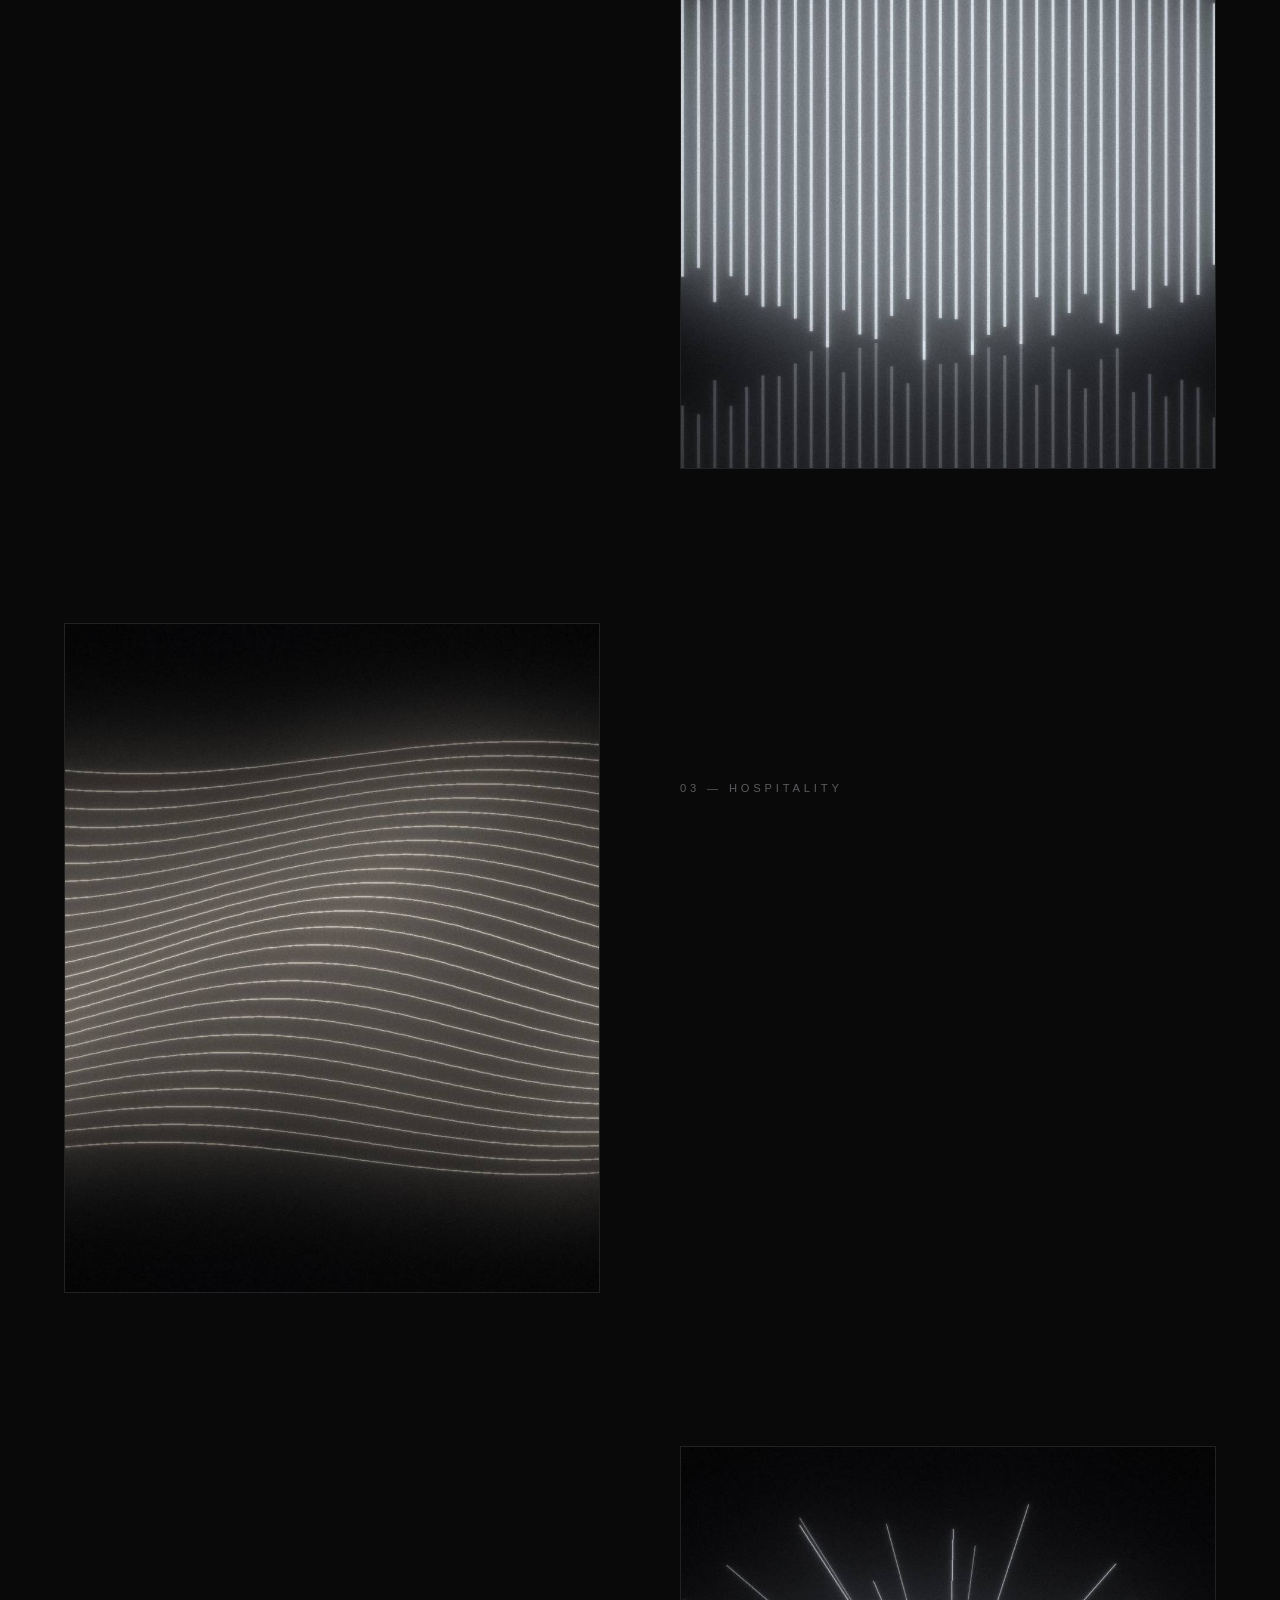
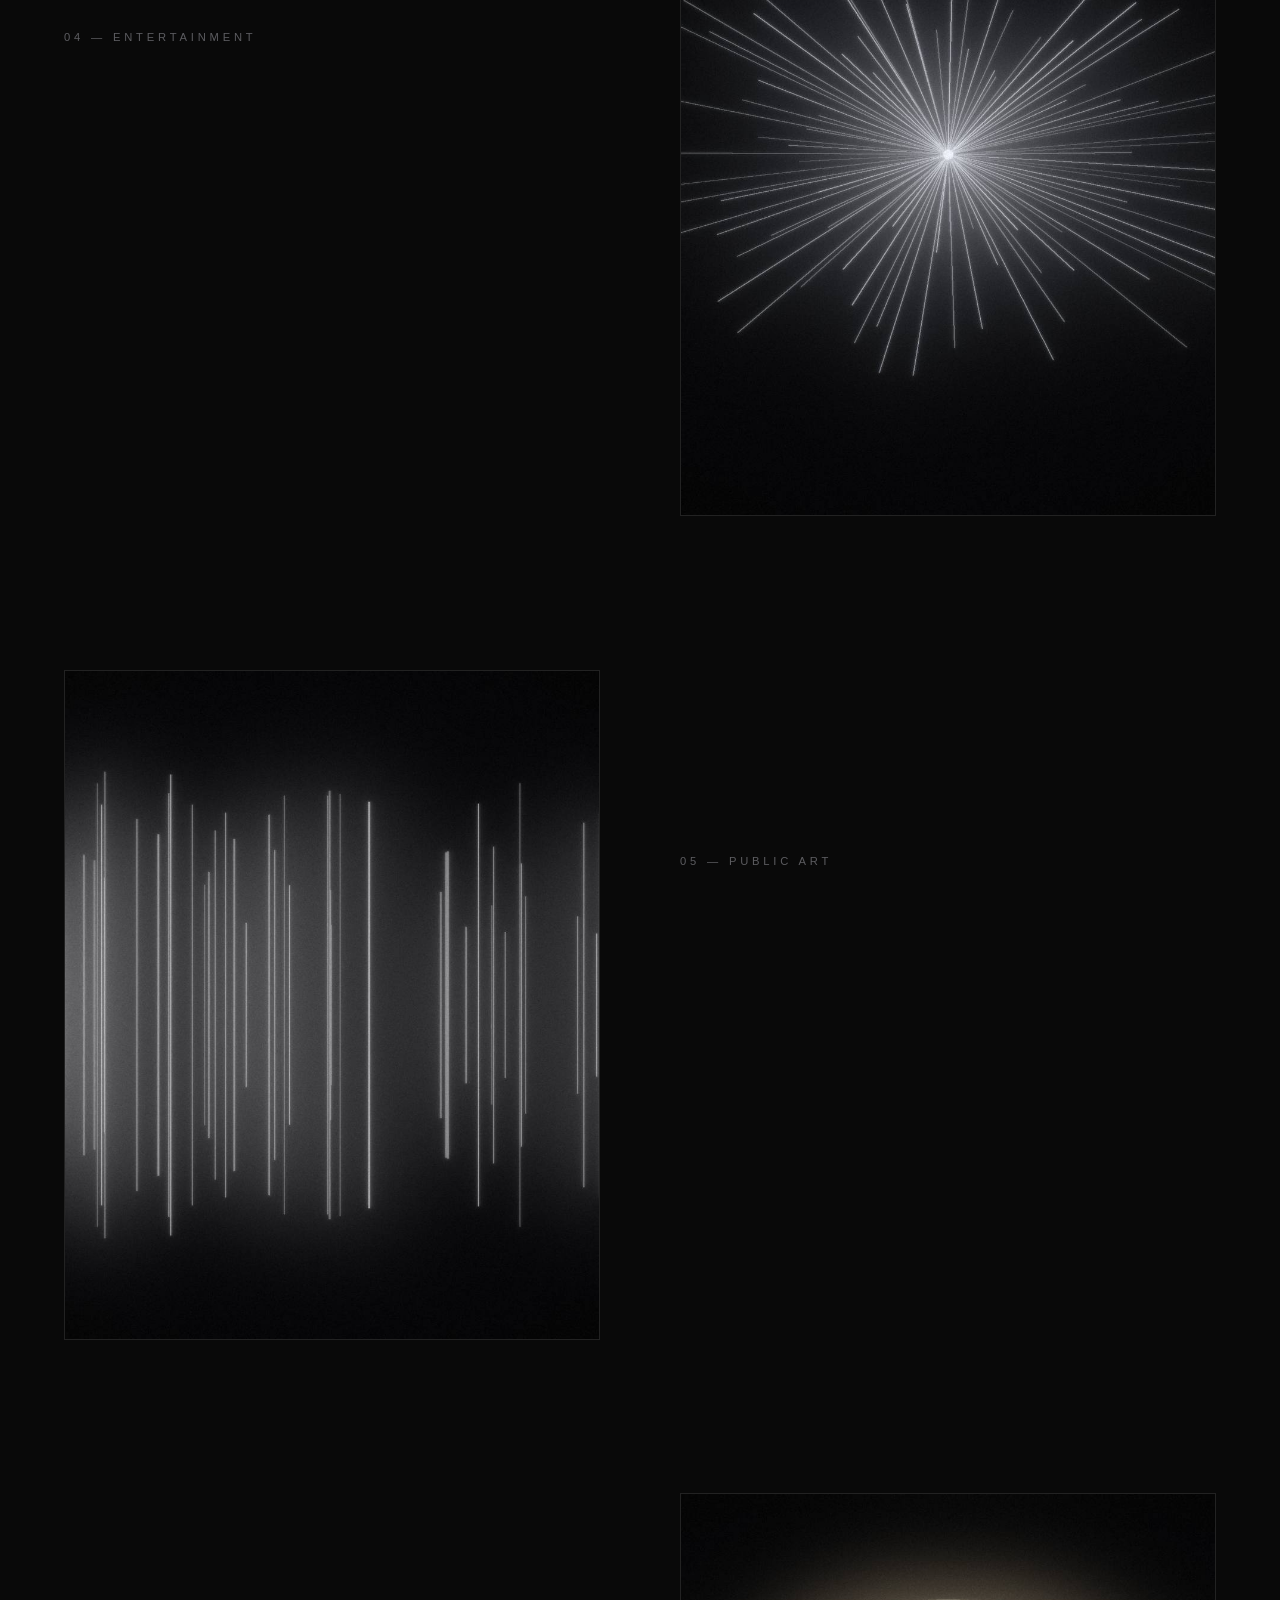
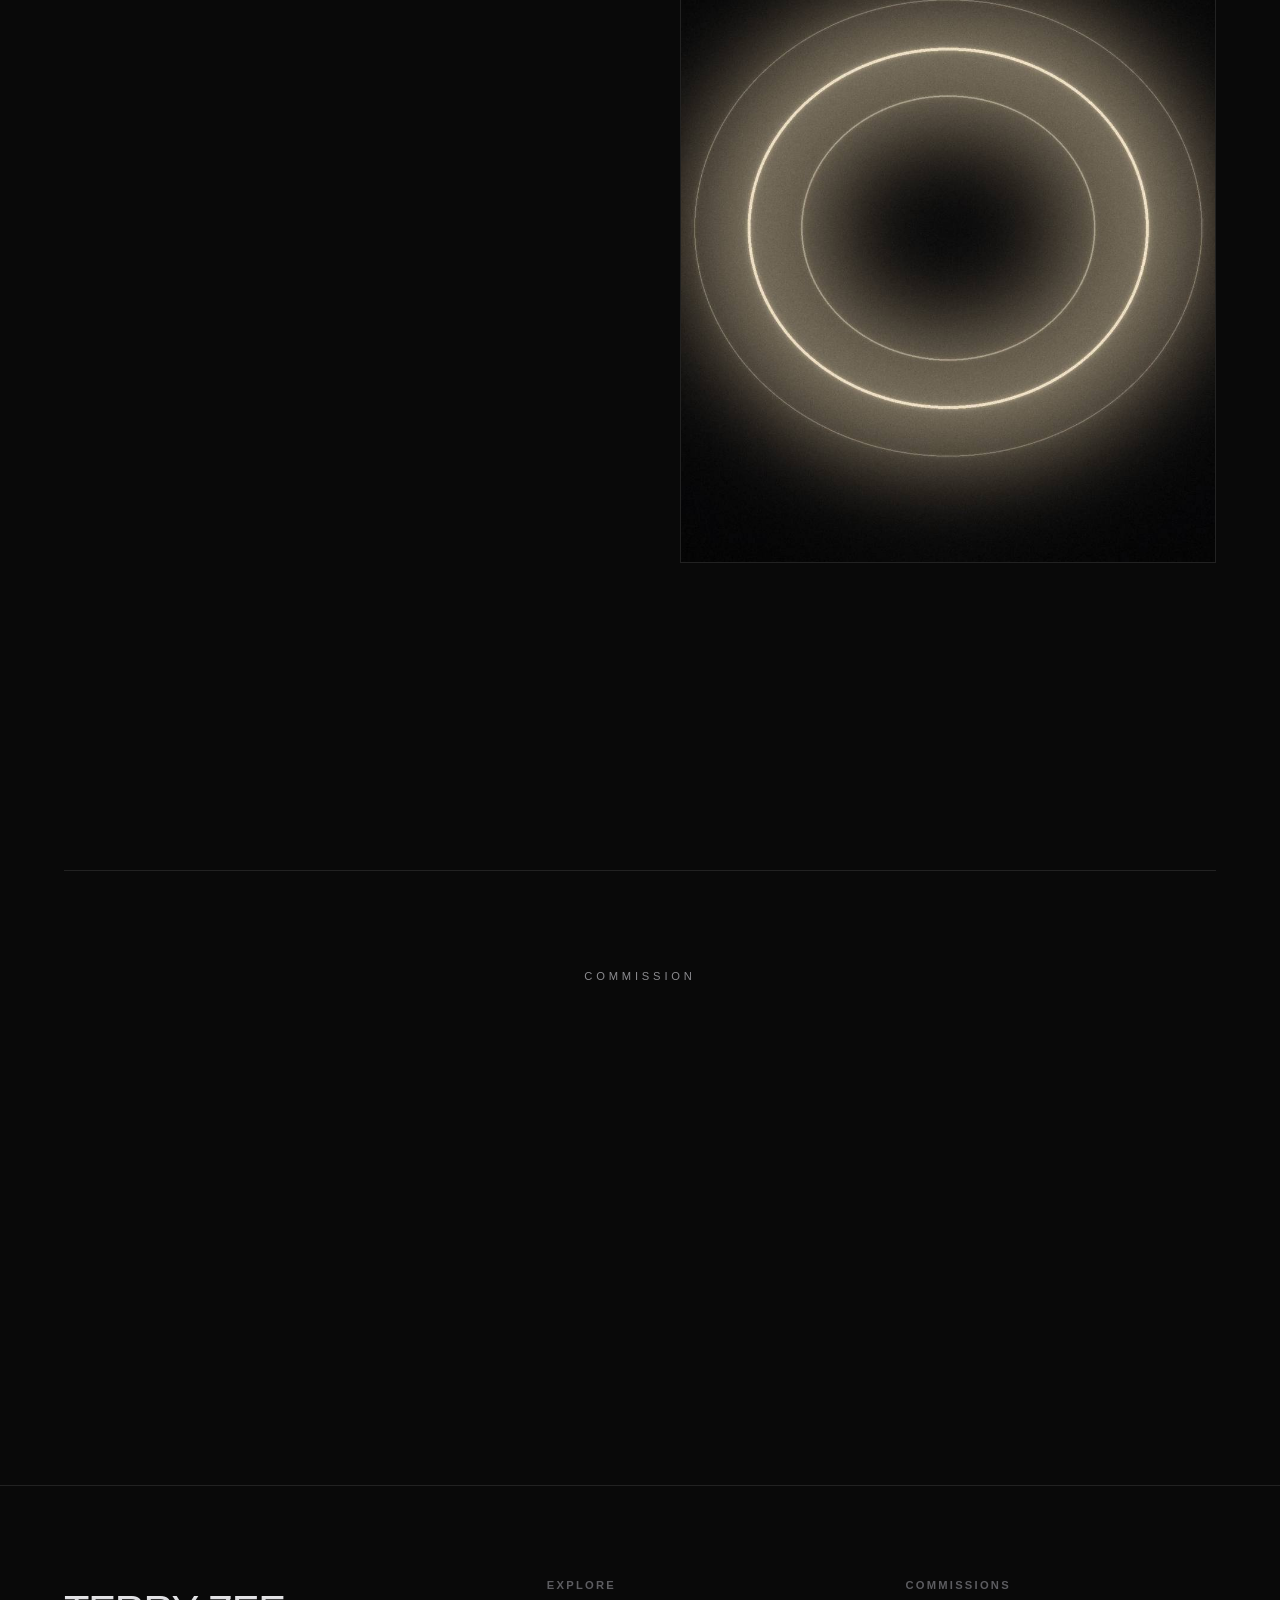
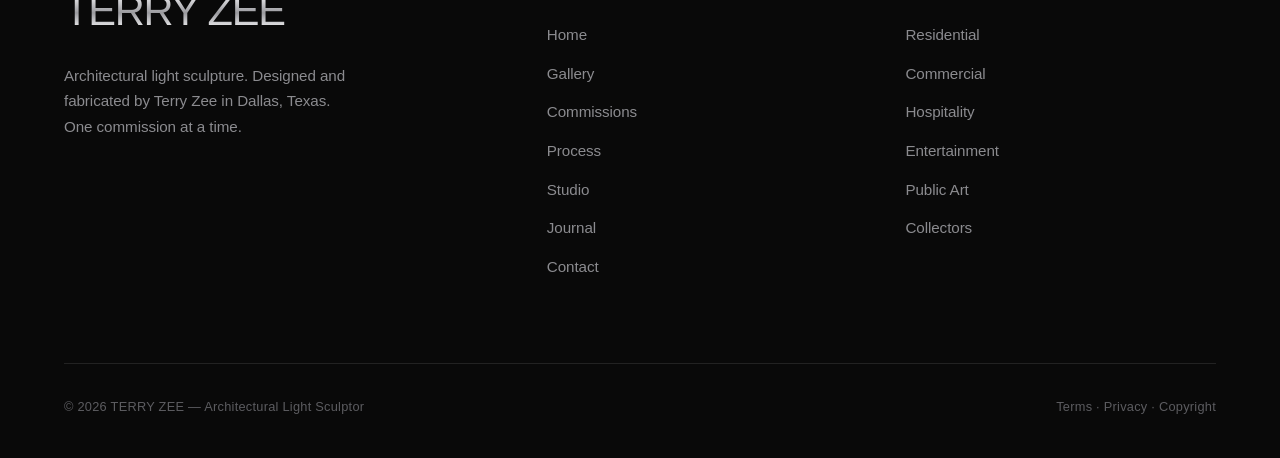
<file: commissions.html>
<!DOCTYPE html>
<html lang="en">
<head>
<meta charset="UTF-8">
<meta name="viewport" content="width=device-width, initial-scale=1, viewport-fit=cover">
<title>Commissions — TERRY ZEE</title>
<meta name="description" content="Commission a custom architectural light sculpture: residential, commercial, hospitality, entertainment, public art, and collector works.">
<meta property="og:title" content="Commissions — TERRY ZEE"><meta property="og:description" content="Commission a custom architectural light sculpture: residential, commercial, hospitality, entertainment, public art, and collector works.">
<meta property="og:type" content="website"><meta property="og:url" content="https://terryzee.art/commissions.html">
<meta name="theme-color" content="#090909">
<link rel="icon" href="data:image/svg+xml,%3Csvg xmlns='http://www.w3.org/2000/svg' viewBox='0 0 32 32'%3E%3Crect width='32' height='32' fill='%23090909'/%3E%3Ctext x='16' y='22' font-family='Arial' font-size='14' font-weight='400' fill='%23f7f7f7' text-anchor='middle'%3ETZ%3C/text%3E%3C/svg%3E">
<link rel="preconnect" href="https://api.fontshare.com" crossorigin>
<link href="https://api.fontshare.com/v2/css?f[]=satoshi@300,400,500,700,900&f[]=general-sans@400,500,600&display=swap" rel="stylesheet">
<link rel="stylesheet" href="assets/style.css">
<script type="application/ld+json">{"@context":"https://schema.org","@type":"Person","name":"Terry Zee","jobTitle":"Architectural Light Sculptor","description":"Custom architectural light sculpture for luxury homes, hospitality, commercial spaces, entertainment, and collectors.","address":{"@type":"PostalAddress","addressLocality":"Dallas","addressRegion":"TX","addressCountry":"US"}}</script>
</head>
<body class="commissions">
<header class="nav">
<a class="brand" href="index.html">TERRY <span>ZEE</span></a>
<nav class="nav-links"><a href="index.html">Home</a><a href="gallery.html">Gallery</a><a href="commissions.html" class="active">Commissions</a><a href="process.html">Process</a><a href="studio.html">Studio</a><a href="journal.html">Journal</a><a href="contact.html">Contact</a></nav>
<button class="burger" id="burger" aria-label="Menu"><span></span><span></span><span></span></button>
</header>
<div class="menu" id="menu" role="dialog" aria-modal="true" aria-label="Menu">
<div class="menu-top"><a class="brand" href="index.html">TERRY <span>ZEE</span></a><button class="menu-close" id="menuClose" aria-label="Close">&times;</button></div>
<nav><a href="index.html" style="--i:1"><span class="i">01</span>Home</a><a href="gallery.html" style="--i:2"><span class="i">02</span>Gallery</a><a href="commissions.html" style="--i:3"><span class="i">03</span>Commissions</a><a href="process.html" style="--i:4"><span class="i">04</span>Process</a><a href="studio.html" style="--i:5"><span class="i">05</span>Studio</a><a href="journal.html" style="--i:6"><span class="i">06</span>Journal</a><a href="contact.html" style="--i:7"><span class="i">07</span>Contact</a></nav>
<div class="menu-foot"><span>Dallas, Texas</span><a href="mailto:support@integritydigital.com">support@integritydigital.com</a></div>
</div>
<main>
<section data-seq style="padding:calc(9rem + 2vw) 0 clamp(2rem,5vw,4rem)"><div class="wrap"><span class="eyebrow reveal">Commissions</span><h1 class="display reveal" style="margin-top:1.4rem;max-width:16ch">Six ways to commission a work of light.</h1><p class="lede reveal" style="margin-top:1.6rem">Every installation is designed exclusively for its space. No reproductions. No catalogs. One commission at a time.</p></div></section>
<section class="pad-y" data-seq style="padding-top:0"><div class="wrap"><div class="split"><div class="media reveal"><img src="assets/residential.jpg" alt="Residential light sculpture"></div><div><span class="eyebrow num reveal">01 — Residential</span><h2 class="h2 reveal" style="margin:1.1rem 0 1.3rem">Your home should have a signature piece people remember.</h2><p class="lede reveal">Feature walls, staircases, wine rooms, media rooms, pools, and architectural lighting designed as functional sculpture — engineered for the way you actually live in the space.</p><div class="reveal" style="margin-top:2rem"><a class="arrow" href="contact.html">Begin a Residential Commission <svg width="18" height="10" viewBox="0 0 18 10" fill="none" aria-hidden="true"><path d="M13 1l4 4-4 4M0 5h17" stroke="currentColor" stroke-width="1.3"/></svg></a></div></div></div></div></section>
<section class="pad-y" data-seq style="padding-top:0"><div class="wrap"><div class="split" style="direction:rtl"><div class="media reveal" style="direction:ltr"><img src="assets/commercial.jpg" alt="Commercial light sculpture"></div><div style="direction:ltr"><span class="eyebrow num reveal">02 — Commercial</span><h2 class="h2 reveal" style="margin:1.1rem 0 1.3rem">Create an experience before anyone says a word.</h2><p class="lede reveal">Reception walls, executive offices, restaurants, hotels, retail environments, and branded installations that become part of your identity.</p><div class="reveal" style="margin-top:2rem"><a class="arrow" href="contact.html">Begin a Commercial Commission <svg width="18" height="10" viewBox="0 0 18 10" fill="none" aria-hidden="true"><path d="M13 1l4 4-4 4M0 5h17" stroke="currentColor" stroke-width="1.3"/></svg></a></div></div></div></div></section>
<section class="pad-y" data-seq style="padding-top:0"><div class="wrap"><div class="split"><div class="media reveal"><img src="assets/hospitality.jpg" alt="Hospitality light sculpture"></div><div><span class="eyebrow num reveal">03 — Hospitality</span><h2 class="h2 reveal" style="margin:1.1rem 0 1.3rem">Atmosphere guests can feel the moment they arrive.</h2><p class="lede reveal">Lobbies, lounges, restaurants, and destination bars where light sets the tone and gives the room a signature guests remember and return for.</p><div class="reveal" style="margin-top:2rem"><a class="arrow" href="contact.html">Begin a Hospitality Commission <svg width="18" height="10" viewBox="0 0 18 10" fill="none" aria-hidden="true"><path d="M13 1l4 4-4 4M0 5h17" stroke="currentColor" stroke-width="1.3"/></svg></a></div></div></div></div></section>
<section class="pad-y" data-seq style="padding-top:0"><div class="wrap"><div class="split" style="direction:rtl"><div class="media reveal" style="direction:ltr"><img src="assets/entertainment.jpg" alt="Entertainment light sculpture"></div><div style="direction:ltr"><span class="eyebrow num reveal">04 — Entertainment</span><h2 class="h2 reveal" style="margin:1.1rem 0 1.3rem">Designed to move with the room.</h2><p class="lede reveal">Nightclubs, stages, VIP lounges, festivals, and performance venues — immersive environments where lighting becomes part of the show.</p><div class="reveal" style="margin-top:2rem"><a class="arrow" href="contact.html">Begin a Entertainment Commission <svg width="18" height="10" viewBox="0 0 18 10" fill="none" aria-hidden="true"><path d="M13 1l4 4-4 4M0 5h17" stroke="currentColor" stroke-width="1.3"/></svg></a></div></div></div></div></section>
<section class="pad-y" data-seq style="padding-top:0"><div class="wrap"><div class="split"><div class="media reveal"><img src="assets/public.jpg" alt="Public Art light sculpture"></div><div><span class="eyebrow num reveal">05 — Public Art</span><h2 class="h2 reveal" style="margin:1.1rem 0 1.3rem">Landmark light for civic and cultural spaces.</h2><p class="lede reveal">Plazas, campuses, cultural institutions, and architectural facades — large-scale commissioned light art created to define a place.</p><div class="reveal" style="margin-top:2rem"><a class="arrow" href="contact.html">Begin a Public Art Commission <svg width="18" height="10" viewBox="0 0 18 10" fill="none" aria-hidden="true"><path d="M13 1l4 4-4 4M0 5h17" stroke="currentColor" stroke-width="1.3"/></svg></a></div></div></div></div></section>
<section class="pad-y" data-seq style="padding-top:0"><div class="wrap"><div class="split" style="direction:rtl"><div class="media reveal" style="direction:ltr"><img src="assets/collector.jpg" alt="Collectors light sculpture"></div><div style="direction:ltr"><span class="eyebrow num reveal">06 — Collectors</span><h2 class="h2 reveal" style="margin:1.1rem 0 1.3rem">Functional sculpture.</h2><p class="lede reveal">Large-scale commissioned light artwork created for collectors, galleries, and clients looking for a true centerpiece — an original work of art that also lives in the room.</p><div class="reveal" style="margin-top:2rem"><a class="arrow" href="contact.html">Begin a Collectors Commission <svg width="18" height="10" viewBox="0 0 18 10" fill="none" aria-hidden="true"><path d="M13 1l4 4-4 4M0 5h17" stroke="currentColor" stroke-width="1.3"/></svg></a></div></div></div></div></section>
<section class="pad-y" data-seq><div class="wrap"><div style="border-top:1px solid var(--line);padding-top:clamp(3rem,7vw,6rem);text-align:center"><span class="eyebrow reveal">Commission</span><h2 class="h2 thin reveal" style="margin:1.6rem auto 0;max-width:18ch">Commission something that <b style="font-weight:500">doesn’t exist yet.</b></h2><p class="lede reveal" style="margin:1.6rem auto 2.6rem;text-align:center">Every project begins with a conversation with Terry about your space, your vision, and the experience you want to create.</p><div class="reveal"><a class="btn" href="contact.html">Schedule a Design Consultation</a></div></div></div></section>
</main>
<footer>
<div class="wrap">
<div class="foot-top">
<div class="foot-brand"><div class="fm chrome-text">TERRY ZEE</div><p>Architectural light sculpture. Designed and fabricated by Terry Zee in Dallas, Texas. One commission at a time.</p></div>
<div class="foot-col"><h5>Explore</h5><a href="index.html">Home</a><a href="gallery.html">Gallery</a><a href="commissions.html">Commissions</a><a href="process.html">Process</a><a href="studio.html">Studio</a><a href="journal.html">Journal</a><a href="contact.html">Contact</a></div>
<div class="foot-col"><h5>Commissions</h5><a href="commissions.html">Residential</a><a href="commissions.html">Commercial</a><a href="commissions.html">Hospitality</a><a href="commissions.html">Entertainment</a><a href="commissions.html">Public Art</a><a href="commissions.html">Collectors</a></div>
</div>
<div class="foot-bottom"><span>&copy; <span id="year">2026</span> TERRY ZEE — Architectural Light Sculptor</span><span><a href="terms.html">Terms</a> · <a href="privacy.html">Privacy</a> · <a href="copyright.html">Copyright</a></span></div>
</div>
</footer>
<script src="assets/app.js"></script>
</body>
</html>
</file>
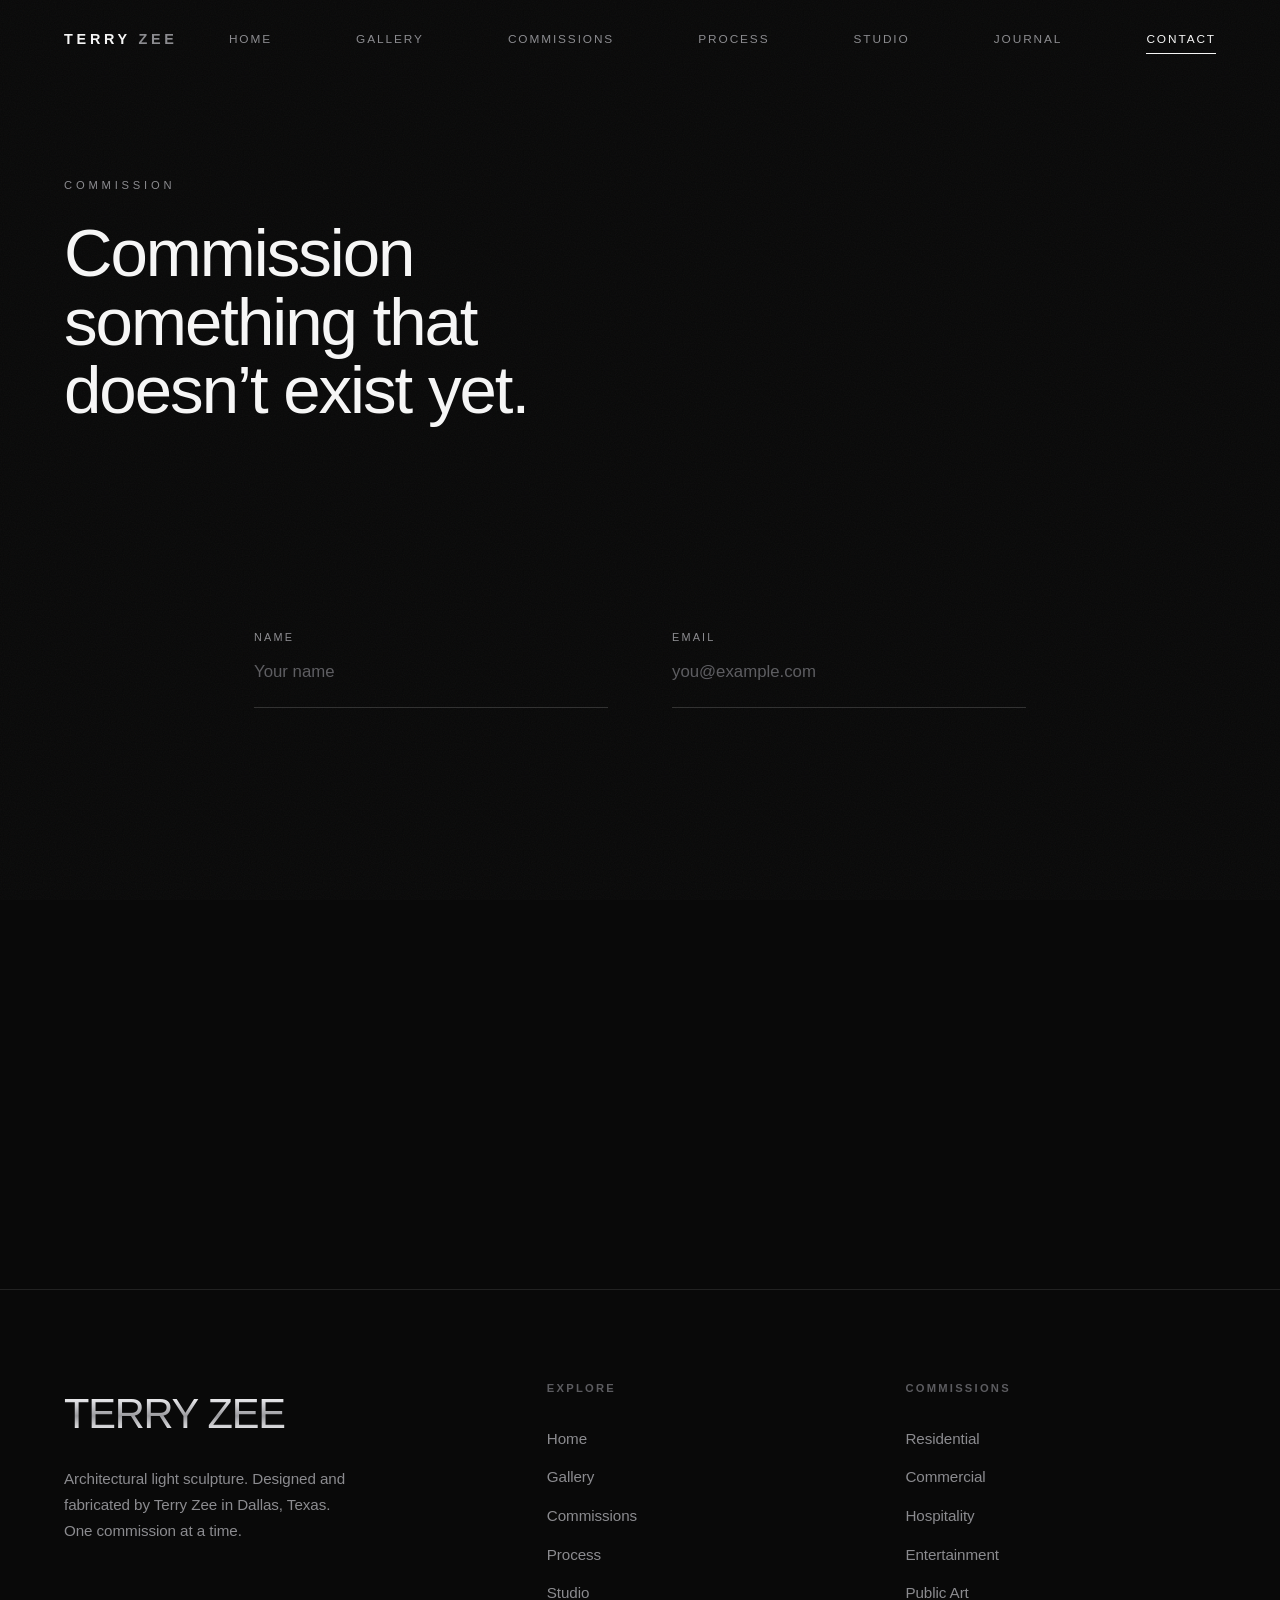
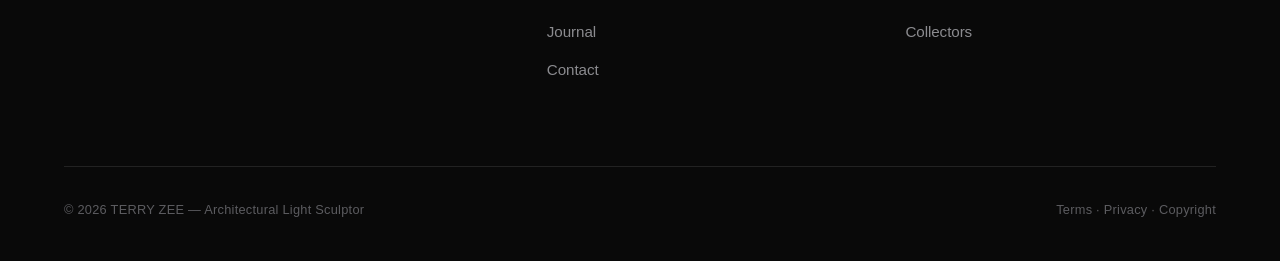
<file: contact.html>
<!DOCTYPE html>
<html lang="en">
<head>
<meta charset="UTF-8">
<meta name="viewport" content="width=device-width, initial-scale=1, viewport-fit=cover">
<title>Commission — TERRY ZEE</title>
<meta name="description" content="Schedule a personal design consultation with Terry Zee for a custom architectural light sculpture.">
<meta property="og:title" content="Commission — TERRY ZEE"><meta property="og:description" content="Schedule a personal design consultation with Terry Zee for a custom architectural light sculpture.">
<meta property="og:type" content="website"><meta property="og:url" content="https://terryzee.art/contact.html">
<meta name="theme-color" content="#090909">
<link rel="icon" href="data:image/svg+xml,%3Csvg xmlns='http://www.w3.org/2000/svg' viewBox='0 0 32 32'%3E%3Crect width='32' height='32' fill='%23090909'/%3E%3Ctext x='16' y='22' font-family='Arial' font-size='14' font-weight='400' fill='%23f7f7f7' text-anchor='middle'%3ETZ%3C/text%3E%3C/svg%3E">
<link rel="preconnect" href="https://api.fontshare.com" crossorigin>
<link href="https://api.fontshare.com/v2/css?f[]=satoshi@300,400,500,700,900&f[]=general-sans@400,500,600&display=swap" rel="stylesheet">
<link rel="stylesheet" href="assets/style.css">
<script type="application/ld+json">{"@context":"https://schema.org","@type":"Person","name":"Terry Zee","jobTitle":"Architectural Light Sculptor","description":"Custom architectural light sculpture for luxury homes, hospitality, commercial spaces, entertainment, and collectors.","address":{"@type":"PostalAddress","addressLocality":"Dallas","addressRegion":"TX","addressCountry":"US"}}</script>
</head>
<body class="contact">
<header class="nav">
<a class="brand" href="index.html">TERRY <span>ZEE</span></a>
<nav class="nav-links"><a href="index.html">Home</a><a href="gallery.html">Gallery</a><a href="commissions.html">Commissions</a><a href="process.html">Process</a><a href="studio.html">Studio</a><a href="journal.html">Journal</a><a href="contact.html" class="active">Contact</a></nav>
<button class="burger" id="burger" aria-label="Menu"><span></span><span></span><span></span></button>
</header>
<div class="menu" id="menu" role="dialog" aria-modal="true" aria-label="Menu">
<div class="menu-top"><a class="brand" href="index.html">TERRY <span>ZEE</span></a><button class="menu-close" id="menuClose" aria-label="Close">&times;</button></div>
<nav><a href="index.html" style="--i:1"><span class="i">01</span>Home</a><a href="gallery.html" style="--i:2"><span class="i">02</span>Gallery</a><a href="commissions.html" style="--i:3"><span class="i">03</span>Commissions</a><a href="process.html" style="--i:4"><span class="i">04</span>Process</a><a href="studio.html" style="--i:5"><span class="i">05</span>Studio</a><a href="journal.html" style="--i:6"><span class="i">06</span>Journal</a><a href="contact.html" style="--i:7"><span class="i">07</span>Contact</a></nav>
<div class="menu-foot"><span>Dallas, Texas</span><a href="mailto:support@integritydigital.com">support@integritydigital.com</a></div>
</div>
<main>
<section data-seq style="padding:calc(9rem + 2vw) 0 clamp(2rem,5vw,4rem)"><div class="wrap"><span class="eyebrow reveal">Commission</span><h1 class="display reveal" style="margin-top:1.4rem;max-width:16ch">Commission something that doesn’t exist yet.</h1><p class="lede reveal" style="margin-top:1.6rem">Tell Terry about your space and your vision. Every inquiry is answered personally, and every commission begins with a consultation with the artist himself.</p></div></section>
<section class="pad-y" data-seq style="padding-top:0"><div class="wrap" style="max-width:900px"><form id="leadForm" novalidate><div class="form-grid"><div class="field reveal"><label>Name</label><input name="name_" type="text" autocomplete="name" placeholder="Your name" required></div><div class="field reveal"><label>Email</label><input name="email" type="email" inputmode="email" autocomplete="email" placeholder="you@example.com" required></div><div class="field reveal"><label>Phone</label><input name="phone" type="tel" inputmode="tel" autocomplete="tel" placeholder="(214) 555-0100" required></div><div class="field reveal"><label>Project Type</label><select name="project"><option>Residential</option><option>Commercial</option><option>Hospitality</option><option>Entertainment</option><option>Public Art</option><option>Collectors</option><option>Not sure yet</option></select></div><div class="field full reveal"><label>Investment Range</label><select name="budget"><option>Exploring options</option><option>$10k – $25k</option><option>$25k – $50k</option><option>$50k – $100k</option><option>$100k +</option></select></div><div class="field full reveal"><label>Tell Terry about the space</label><textarea name="message" placeholder="Architecture, atmosphere, the experience you want to create…"></textarea></div><div class="hp" aria-hidden="true"><label>Company</label><input name="company" type="text" tabindex="-1" autocomplete="off"></div></div><div class="form-actions reveal"><button class="btn" type="submit"><span>Schedule a Design Consultation</span></button><span class="form-note">Or email <a href="mailto:support@integritydigital.com">support@integritydigital.com</a> · <a href="privacy.html">Privacy</a></span></div><p class="form-msg" id="formMsg" role="status"></p></form></div></section>
</main>
<footer>
<div class="wrap">
<div class="foot-top">
<div class="foot-brand"><div class="fm chrome-text">TERRY ZEE</div><p>Architectural light sculpture. Designed and fabricated by Terry Zee in Dallas, Texas. One commission at a time.</p></div>
<div class="foot-col"><h5>Explore</h5><a href="index.html">Home</a><a href="gallery.html">Gallery</a><a href="commissions.html">Commissions</a><a href="process.html">Process</a><a href="studio.html">Studio</a><a href="journal.html">Journal</a><a href="contact.html">Contact</a></div>
<div class="foot-col"><h5>Commissions</h5><a href="commissions.html">Residential</a><a href="commissions.html">Commercial</a><a href="commissions.html">Hospitality</a><a href="commissions.html">Entertainment</a><a href="commissions.html">Public Art</a><a href="commissions.html">Collectors</a></div>
</div>
<div class="foot-bottom"><span>&copy; <span id="year">2026</span> TERRY ZEE — Architectural Light Sculptor</span><span><a href="terms.html">Terms</a> · <a href="privacy.html">Privacy</a> · <a href="copyright.html">Copyright</a></span></div>
</div>
</footer>
<script src="assets/app.js"></script>
</body>
</html>
</file>
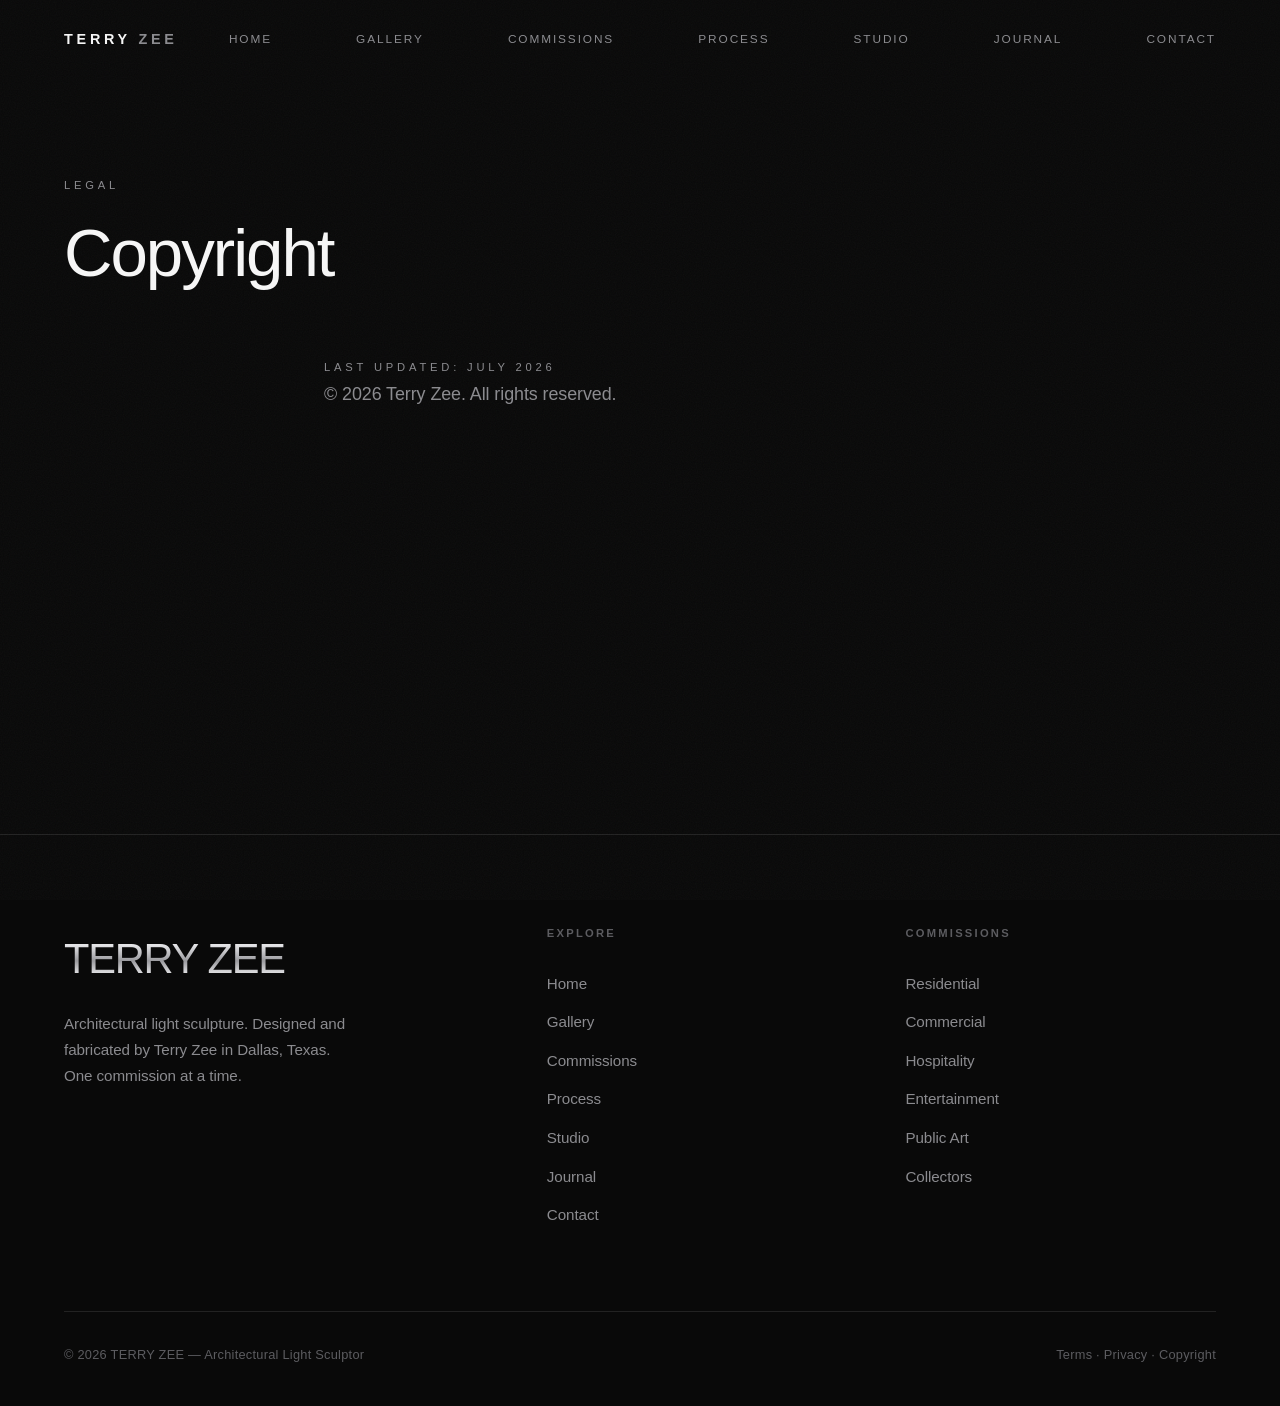
<file: copyright.html>
<!DOCTYPE html>
<html lang="en">
<head>
<meta charset="UTF-8">
<meta name="viewport" content="width=device-width, initial-scale=1, viewport-fit=cover">
<title>Copyright — TERRY ZEE</title>
<meta name="description" content="Copyright notice.">
<meta property="og:title" content="Copyright — TERRY ZEE"><meta property="og:description" content="Copyright notice.">
<meta property="og:type" content="website"><meta property="og:url" content="https://terryzee.art/copyright.html">
<meta name="theme-color" content="#090909">
<link rel="icon" href="data:image/svg+xml,%3Csvg xmlns='http://www.w3.org/2000/svg' viewBox='0 0 32 32'%3E%3Crect width='32' height='32' fill='%23090909'/%3E%3Ctext x='16' y='22' font-family='Arial' font-size='14' font-weight='400' fill='%23f7f7f7' text-anchor='middle'%3ETZ%3C/text%3E%3C/svg%3E">
<link rel="preconnect" href="https://api.fontshare.com" crossorigin>
<link href="https://api.fontshare.com/v2/css?f[]=satoshi@300,400,500,700,900&f[]=general-sans@400,500,600&display=swap" rel="stylesheet">
<link rel="stylesheet" href="assets/style.css">
<script type="application/ld+json">{"@context":"https://schema.org","@type":"Person","name":"Terry Zee","jobTitle":"Architectural Light Sculptor","description":"Custom architectural light sculpture for luxury homes, hospitality, commercial spaces, entertainment, and collectors.","address":{"@type":"PostalAddress","addressLocality":"Dallas","addressRegion":"TX","addressCountry":"US"}}</script>
</head>
<body class="copyright">
<header class="nav">
<a class="brand" href="index.html">TERRY <span>ZEE</span></a>
<nav class="nav-links"><a href="index.html">Home</a><a href="gallery.html">Gallery</a><a href="commissions.html">Commissions</a><a href="process.html">Process</a><a href="studio.html">Studio</a><a href="journal.html">Journal</a><a href="contact.html">Contact</a></nav>
<button class="burger" id="burger" aria-label="Menu"><span></span><span></span><span></span></button>
</header>
<div class="menu" id="menu" role="dialog" aria-modal="true" aria-label="Menu">
<div class="menu-top"><a class="brand" href="index.html">TERRY <span>ZEE</span></a><button class="menu-close" id="menuClose" aria-label="Close">&times;</button></div>
<nav><a href="index.html" style="--i:1"><span class="i">01</span>Home</a><a href="gallery.html" style="--i:2"><span class="i">02</span>Gallery</a><a href="commissions.html" style="--i:3"><span class="i">03</span>Commissions</a><a href="process.html" style="--i:4"><span class="i">04</span>Process</a><a href="studio.html" style="--i:5"><span class="i">05</span>Studio</a><a href="journal.html" style="--i:6"><span class="i">06</span>Journal</a><a href="contact.html" style="--i:7"><span class="i">07</span>Contact</a></nav>
<div class="menu-foot"><span>Dallas, Texas</span><a href="mailto:support@integritydigital.com">support@integritydigital.com</a></div>
</div>
<main>
<section data-seq style="padding:calc(9rem + 2vw) 0 clamp(2rem,5vw,4rem)"><div class="wrap"><span class="eyebrow reveal">Legal</span><h1 class="display reveal" style="margin-top:1.4rem;max-width:16ch">Copyright</h1></div></section>
<section class="pad-y" data-seq style="padding-top:0"><div class="wrap" style="max-width:760px"><p class="eyebrow reveal">Last updated: July 2026</p><p class="lede reveal" style="margin-bottom:.9rem;max-width:none">&copy; 2026 Terry Zee. All rights reserved.</p><p class="lede reveal" style="margin-bottom:.9rem;max-width:none">All light sculptures, installations, designs, renderings, concepts, photographs, text, and branding shown on this website are original works of the Artist, protected by United States and international copyright law.</p><p class="lede reveal" style="margin-bottom:.9rem;max-width:none">No part of this site or the works shown may be copied, reproduced, or used to create derivative works — including recreating or imitating an installation design — without prior written permission.</p><p class="lede reveal" style="margin-bottom:.9rem;max-width:none">Permissions: <a href="mailto:support@integritydigital.com" style="color:var(--chrome)">support@integritydigital.com</a></p></div></section>
</main>
<footer>
<div class="wrap">
<div class="foot-top">
<div class="foot-brand"><div class="fm chrome-text">TERRY ZEE</div><p>Architectural light sculpture. Designed and fabricated by Terry Zee in Dallas, Texas. One commission at a time.</p></div>
<div class="foot-col"><h5>Explore</h5><a href="index.html">Home</a><a href="gallery.html">Gallery</a><a href="commissions.html">Commissions</a><a href="process.html">Process</a><a href="studio.html">Studio</a><a href="journal.html">Journal</a><a href="contact.html">Contact</a></div>
<div class="foot-col"><h5>Commissions</h5><a href="commissions.html">Residential</a><a href="commissions.html">Commercial</a><a href="commissions.html">Hospitality</a><a href="commissions.html">Entertainment</a><a href="commissions.html">Public Art</a><a href="commissions.html">Collectors</a></div>
</div>
<div class="foot-bottom"><span>&copy; <span id="year">2026</span> TERRY ZEE — Architectural Light Sculptor</span><span><a href="terms.html">Terms</a> · <a href="privacy.html">Privacy</a> · <a href="copyright.html">Copyright</a></span></div>
</div>
</footer>
<script src="assets/app.js"></script>
</body>
</html>
</file>
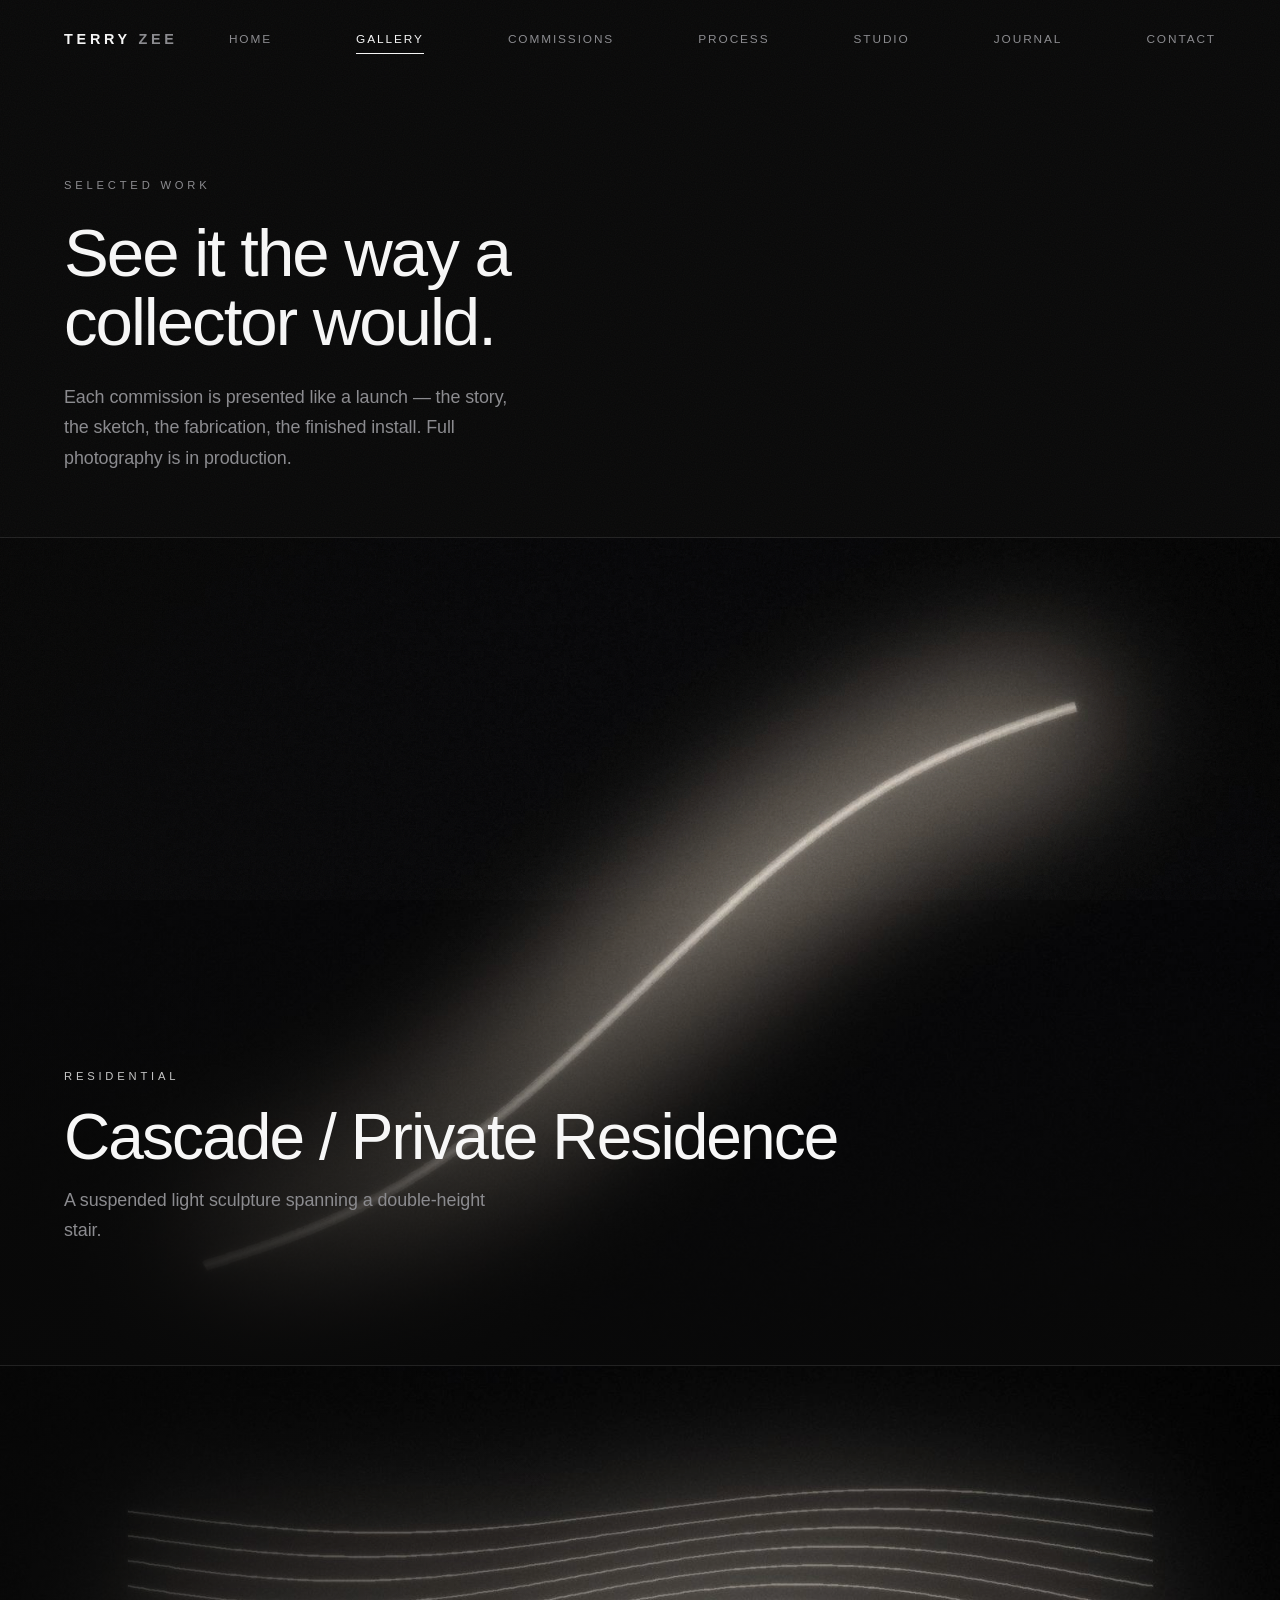
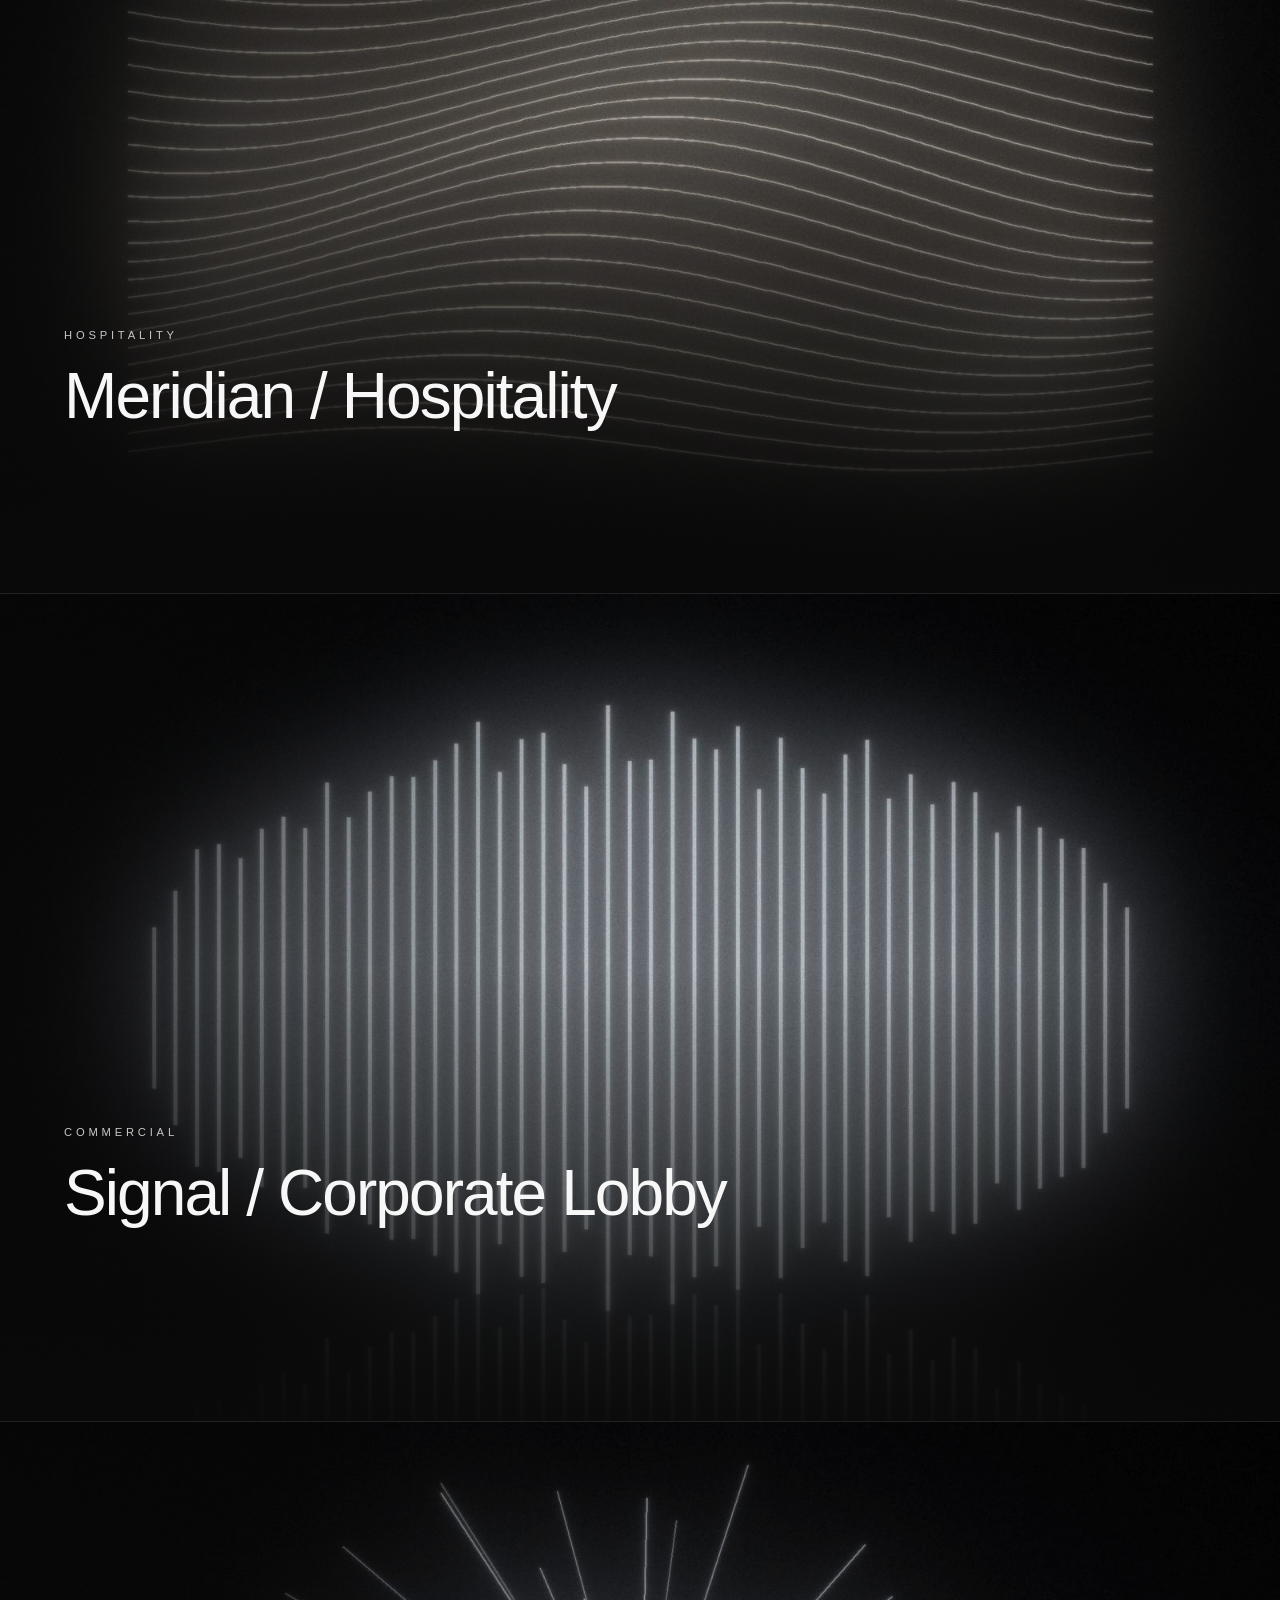
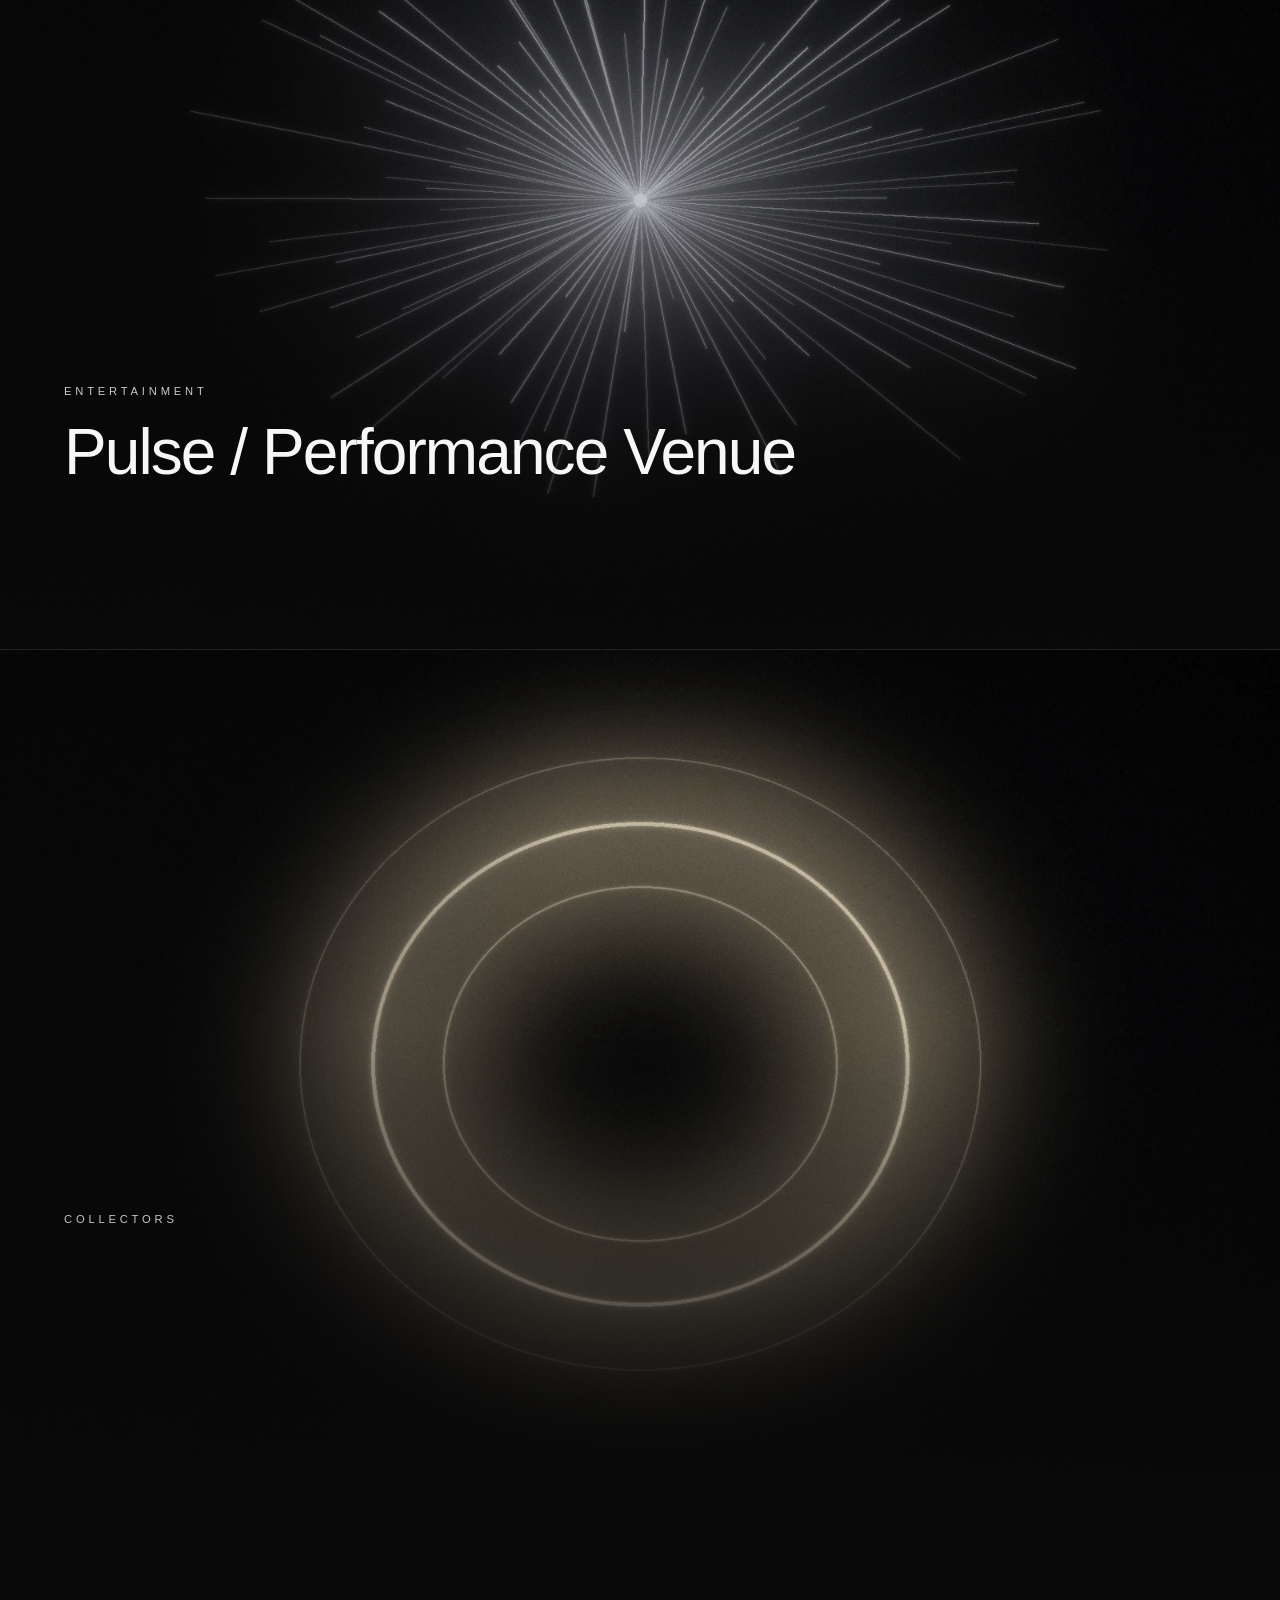
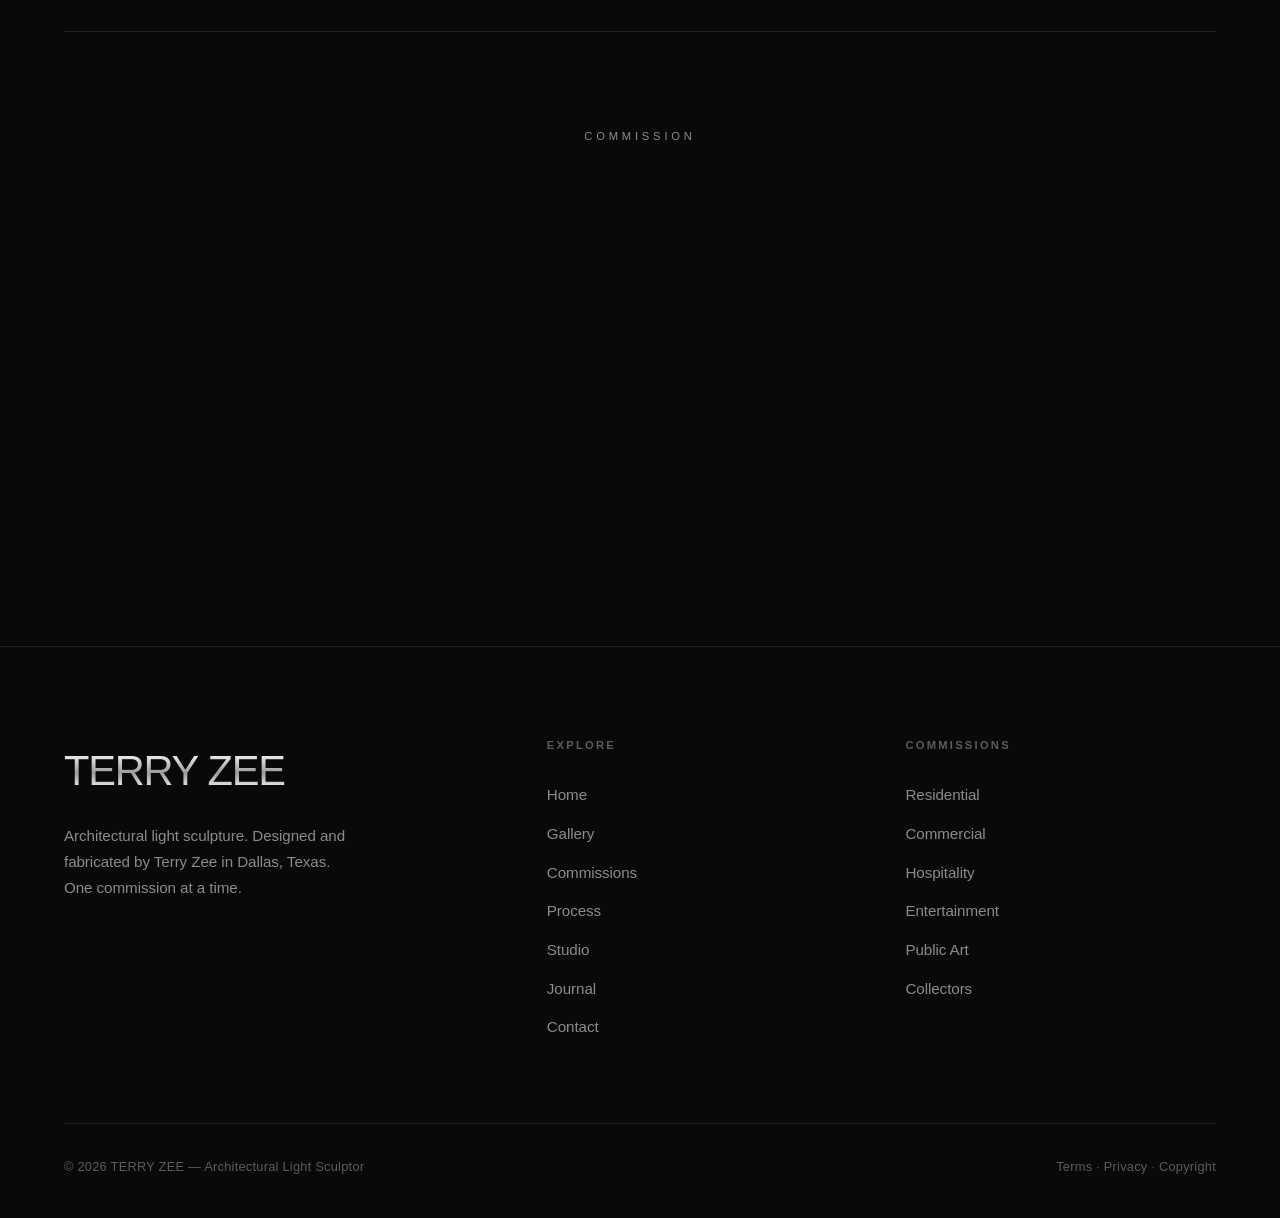
<file: gallery.html>
<!DOCTYPE html>
<html lang="en">
<head>
<meta charset="UTF-8">
<meta name="viewport" content="width=device-width, initial-scale=1, viewport-fit=cover">
<title>Portfolio — TERRY ZEE</title>
<meta name="description" content="Selected commissioned light sculptures — residential, hospitality, commercial, entertainment, and collector works.">
<meta property="og:title" content="Portfolio — TERRY ZEE"><meta property="og:description" content="Selected commissioned light sculptures — residential, hospitality, commercial, entertainment, and collector works.">
<meta property="og:type" content="website"><meta property="og:url" content="https://terryzee.art/gallery.html">
<meta name="theme-color" content="#090909">
<link rel="icon" href="data:image/svg+xml,%3Csvg xmlns='http://www.w3.org/2000/svg' viewBox='0 0 32 32'%3E%3Crect width='32' height='32' fill='%23090909'/%3E%3Ctext x='16' y='22' font-family='Arial' font-size='14' font-weight='400' fill='%23f7f7f7' text-anchor='middle'%3ETZ%3C/text%3E%3C/svg%3E">
<link rel="preconnect" href="https://api.fontshare.com" crossorigin>
<link href="https://api.fontshare.com/v2/css?f[]=satoshi@300,400,500,700,900&f[]=general-sans@400,500,600&display=swap" rel="stylesheet">
<link rel="stylesheet" href="assets/style.css">
<script type="application/ld+json">{"@context":"https://schema.org","@type":"Person","name":"Terry Zee","jobTitle":"Architectural Light Sculptor","description":"Custom architectural light sculpture for luxury homes, hospitality, commercial spaces, entertainment, and collectors.","address":{"@type":"PostalAddress","addressLocality":"Dallas","addressRegion":"TX","addressCountry":"US"}}</script>
</head>
<body class="gallery">
<header class="nav">
<a class="brand" href="index.html">TERRY <span>ZEE</span></a>
<nav class="nav-links"><a href="index.html">Home</a><a href="gallery.html" class="active">Gallery</a><a href="commissions.html">Commissions</a><a href="process.html">Process</a><a href="studio.html">Studio</a><a href="journal.html">Journal</a><a href="contact.html">Contact</a></nav>
<button class="burger" id="burger" aria-label="Menu"><span></span><span></span><span></span></button>
</header>
<div class="menu" id="menu" role="dialog" aria-modal="true" aria-label="Menu">
<div class="menu-top"><a class="brand" href="index.html">TERRY <span>ZEE</span></a><button class="menu-close" id="menuClose" aria-label="Close">&times;</button></div>
<nav><a href="index.html" style="--i:1"><span class="i">01</span>Home</a><a href="gallery.html" style="--i:2"><span class="i">02</span>Gallery</a><a href="commissions.html" style="--i:3"><span class="i">03</span>Commissions</a><a href="process.html" style="--i:4"><span class="i">04</span>Process</a><a href="studio.html" style="--i:5"><span class="i">05</span>Studio</a><a href="journal.html" style="--i:6"><span class="i">06</span>Journal</a><a href="contact.html" style="--i:7"><span class="i">07</span>Contact</a></nav>
<div class="menu-foot"><span>Dallas, Texas</span><a href="mailto:support@integritydigital.com">support@integritydigital.com</a></div>
</div>
<main>
<section data-seq style="padding:calc(9rem + 2vw) 0 clamp(2rem,5vw,4rem)"><div class="wrap"><span class="eyebrow reveal">Selected Work</span><h1 class="display reveal" style="margin-top:1.4rem;max-width:16ch">See it the way a collector would.</h1><p class="lede reveal" style="margin-top:1.6rem">Each commission is presented like a launch — the story, the sketch, the fabrication, the finished install. Full photography is in production.</p></div></section>
<section class="project" data-seq><div class="pimg"><img src="assets/residential.jpg" alt="Cascade / Private Residence"></div><div class="pinfo"><span class="eyebrow pcat reveal">Residential</span><h2 class="ptitle reveal">Cascade / Private Residence</h2><p class="lede reveal">A suspended light sculpture spanning a double-height stair.</p><div class="pmeta reveal"><span>Concept</span><span>Sketch</span><span>Fabrication</span><span>Installation</span></div></div></section>
<section class="project" data-seq><div class="pimg"><img src="assets/hospitality.jpg" alt="Meridian / Hospitality"></div><div class="pinfo"><span class="eyebrow pcat reveal">Hospitality</span><h2 class="ptitle reveal">Meridian / Hospitality</h2><p class="lede reveal">A luminous ceiling field tuned to the room’s golden hour.</p><div class="pmeta reveal"><span>Concept</span><span>Sketch</span><span>Fabrication</span><span>Installation</span></div></div></section>
<section class="project" data-seq><div class="pimg"><img src="assets/commercial.jpg" alt="Signal / Corporate Lobby"></div><div class="pinfo"><span class="eyebrow pcat reveal">Commercial</span><h2 class="ptitle reveal">Signal / Corporate Lobby</h2><p class="lede reveal">A reception wall of light that greets before a word is spoken.</p><div class="pmeta reveal"><span>Concept</span><span>Sketch</span><span>Fabrication</span><span>Installation</span></div></div></section>
<section class="project" data-seq><div class="pimg"><img src="assets/entertainment.jpg" alt="Pulse / Performance Venue"></div><div class="pinfo"><span class="eyebrow pcat reveal">Entertainment</span><h2 class="ptitle reveal">Pulse / Performance Venue</h2><p class="lede reveal">A kinetic centerpiece engineered to move with the music.</p><div class="pmeta reveal"><span>Concept</span><span>Sketch</span><span>Fabrication</span><span>Installation</span></div></div></section>
<section class="project" data-seq><div class="pimg"><img src="assets/collector.jpg" alt="Halo / Private Collection"></div><div class="pinfo"><span class="eyebrow pcat reveal">Collectors</span><h2 class="ptitle reveal">Halo / Private Collection</h2><p class="lede reveal">A functional sculpture built as the centerpiece of the room.</p><div class="pmeta reveal"><span>Concept</span><span>Sketch</span><span>Fabrication</span><span>Installation</span></div></div></section>
<section class="pad-y" data-seq><div class="wrap"><div style="border-top:1px solid var(--line);padding-top:clamp(3rem,7vw,6rem);text-align:center"><span class="eyebrow reveal">Commission</span><h2 class="h2 thin reveal" style="margin:1.6rem auto 0;max-width:18ch">Commission something that <b style="font-weight:500">doesn’t exist yet.</b></h2><p class="lede reveal" style="margin:1.6rem auto 2.6rem;text-align:center">Every project begins with a conversation with Terry about your space, your vision, and the experience you want to create.</p><div class="reveal"><a class="btn" href="contact.html">Schedule a Design Consultation</a></div></div></div></section>
</main>
<footer>
<div class="wrap">
<div class="foot-top">
<div class="foot-brand"><div class="fm chrome-text">TERRY ZEE</div><p>Architectural light sculpture. Designed and fabricated by Terry Zee in Dallas, Texas. One commission at a time.</p></div>
<div class="foot-col"><h5>Explore</h5><a href="index.html">Home</a><a href="gallery.html">Gallery</a><a href="commissions.html">Commissions</a><a href="process.html">Process</a><a href="studio.html">Studio</a><a href="journal.html">Journal</a><a href="contact.html">Contact</a></div>
<div class="foot-col"><h5>Commissions</h5><a href="commissions.html">Residential</a><a href="commissions.html">Commercial</a><a href="commissions.html">Hospitality</a><a href="commissions.html">Entertainment</a><a href="commissions.html">Public Art</a><a href="commissions.html">Collectors</a></div>
</div>
<div class="foot-bottom"><span>&copy; <span id="year">2026</span> TERRY ZEE — Architectural Light Sculptor</span><span><a href="terms.html">Terms</a> · <a href="privacy.html">Privacy</a> · <a href="copyright.html">Copyright</a></span></div>
</div>
</footer>
<script src="assets/app.js"></script>
</body>
</html>
</file>
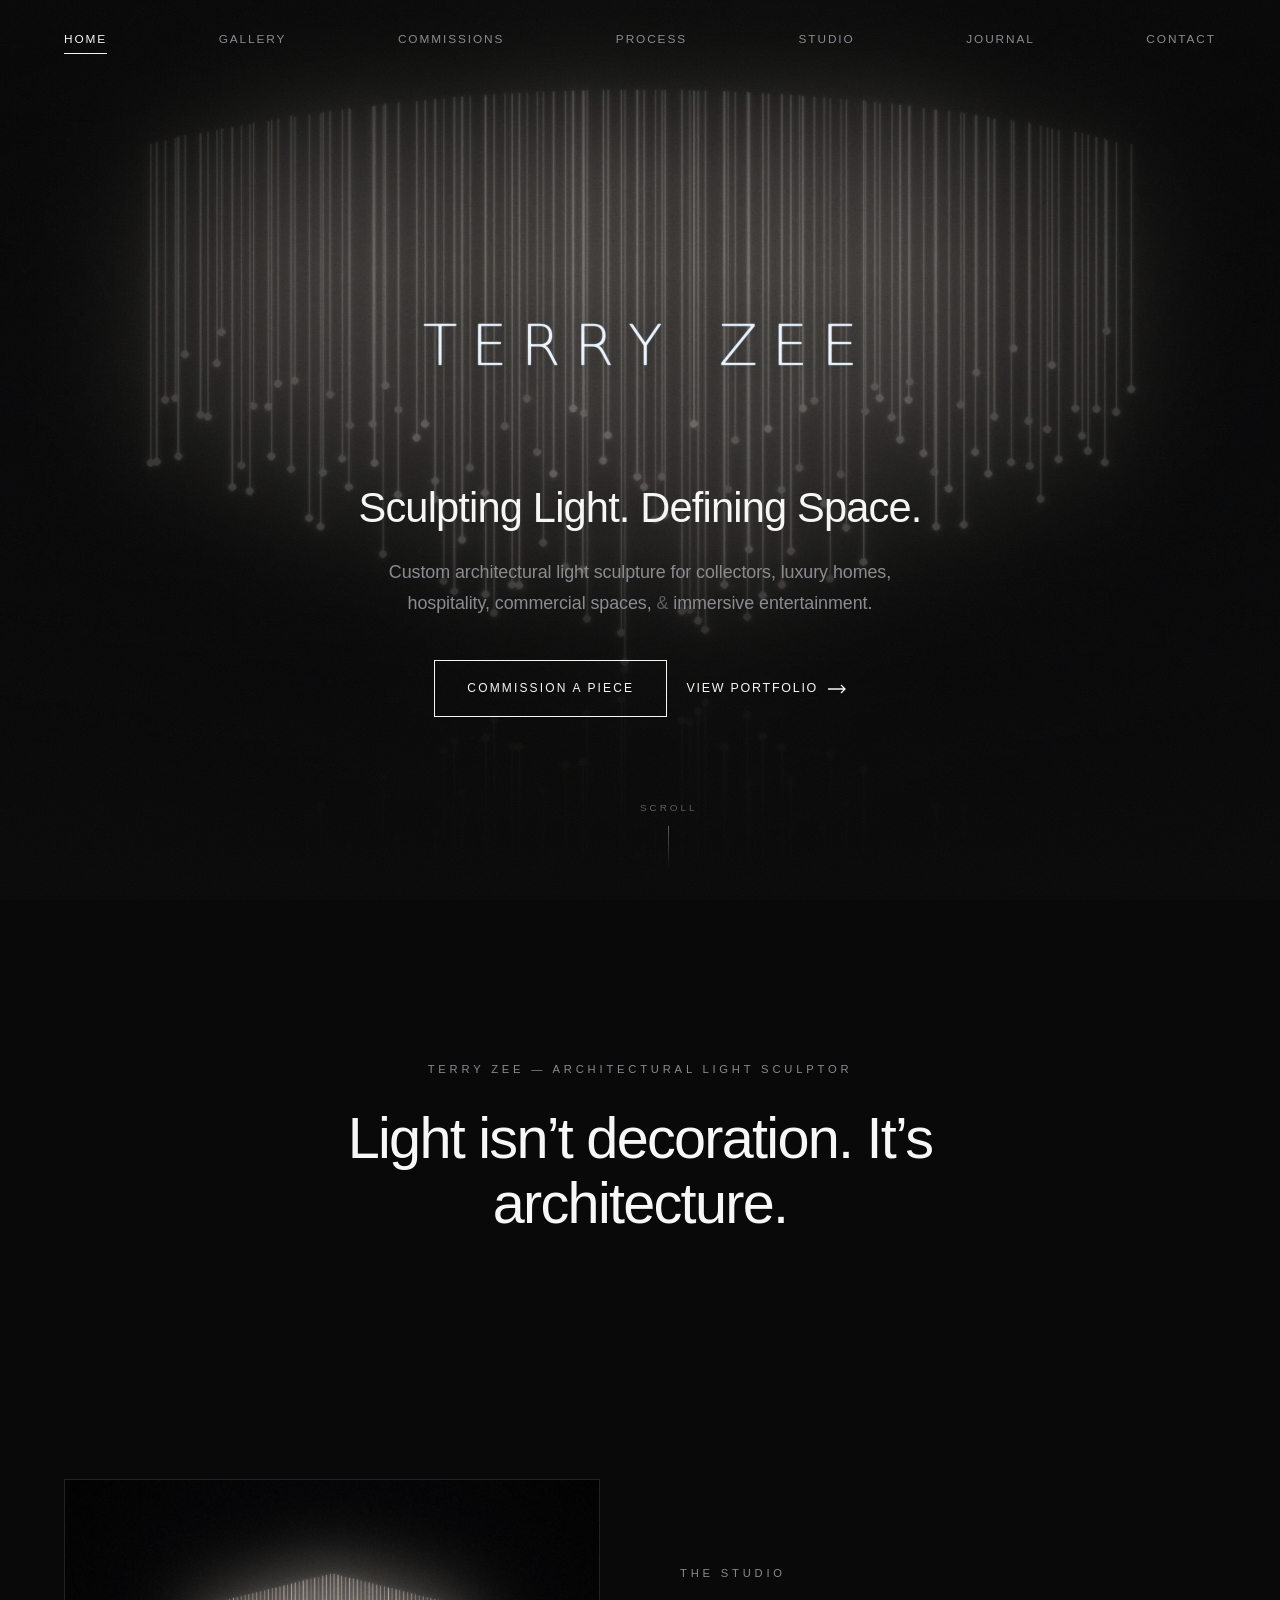
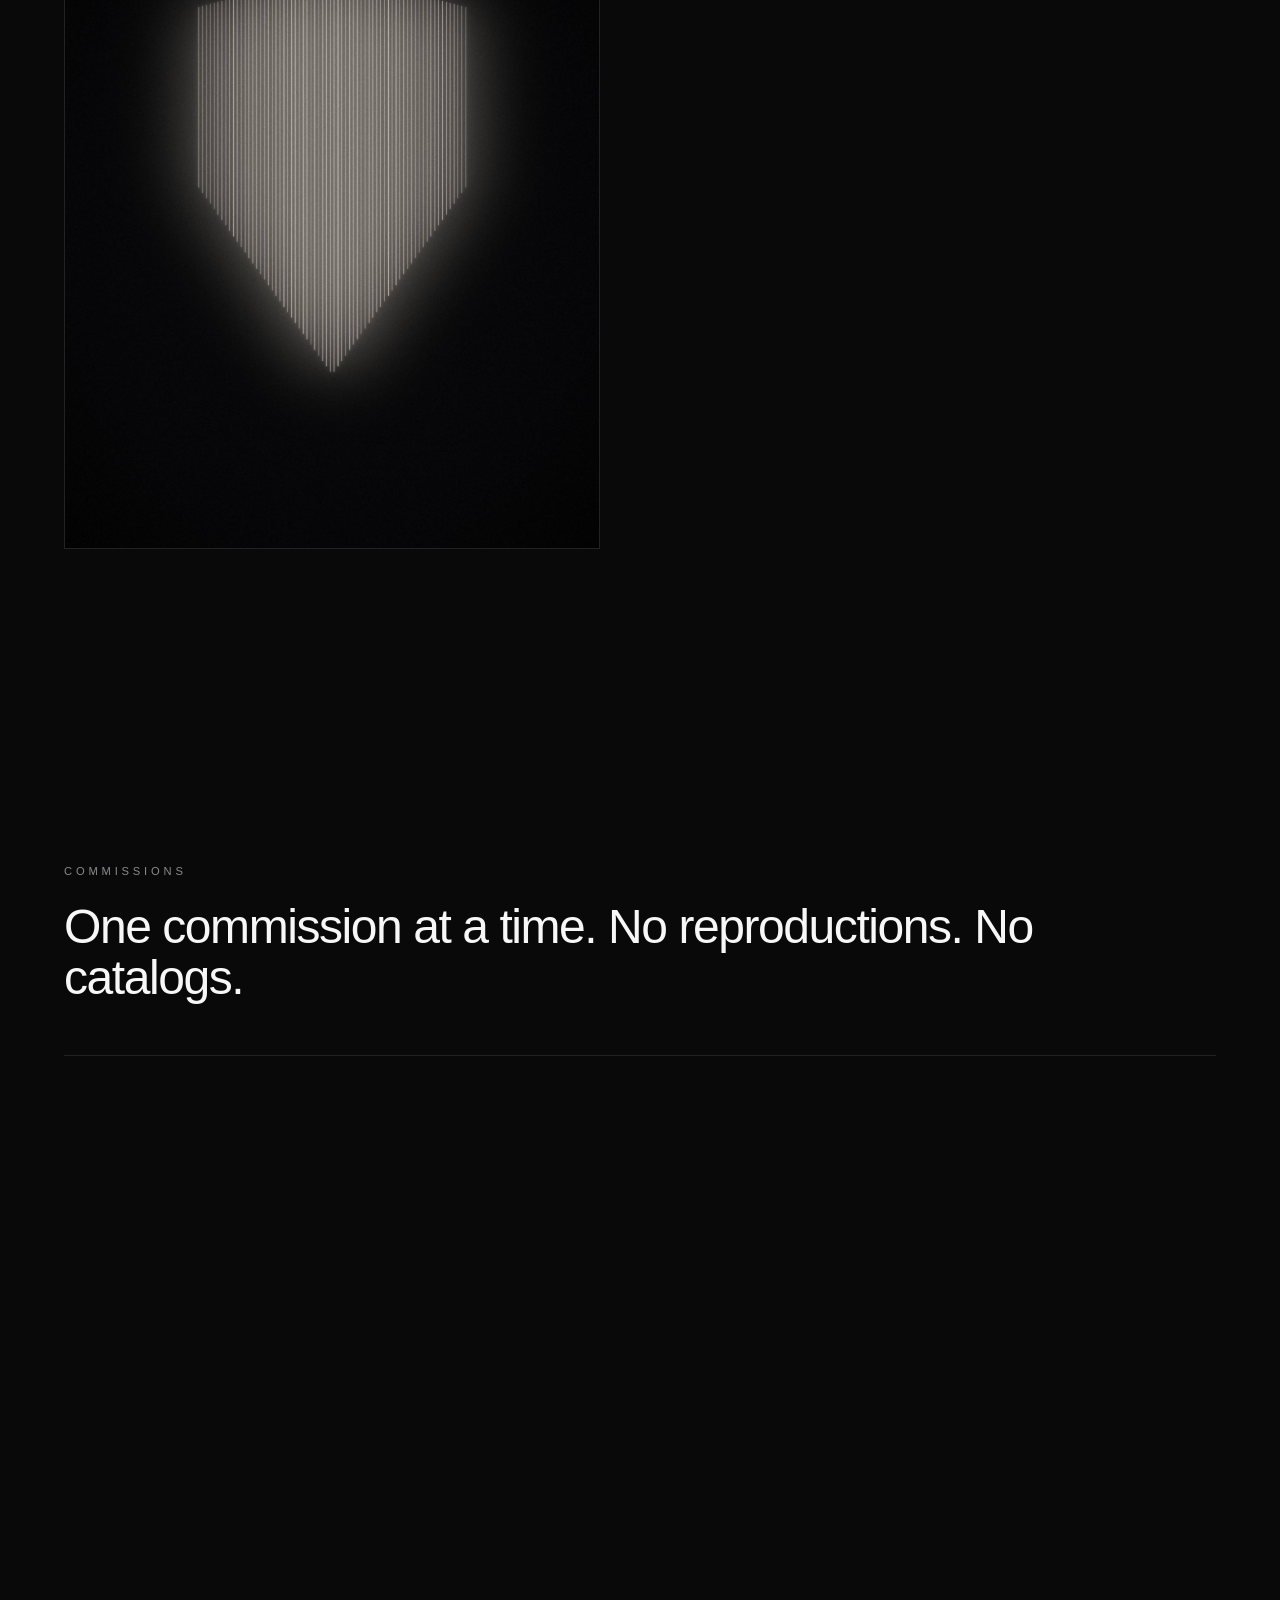
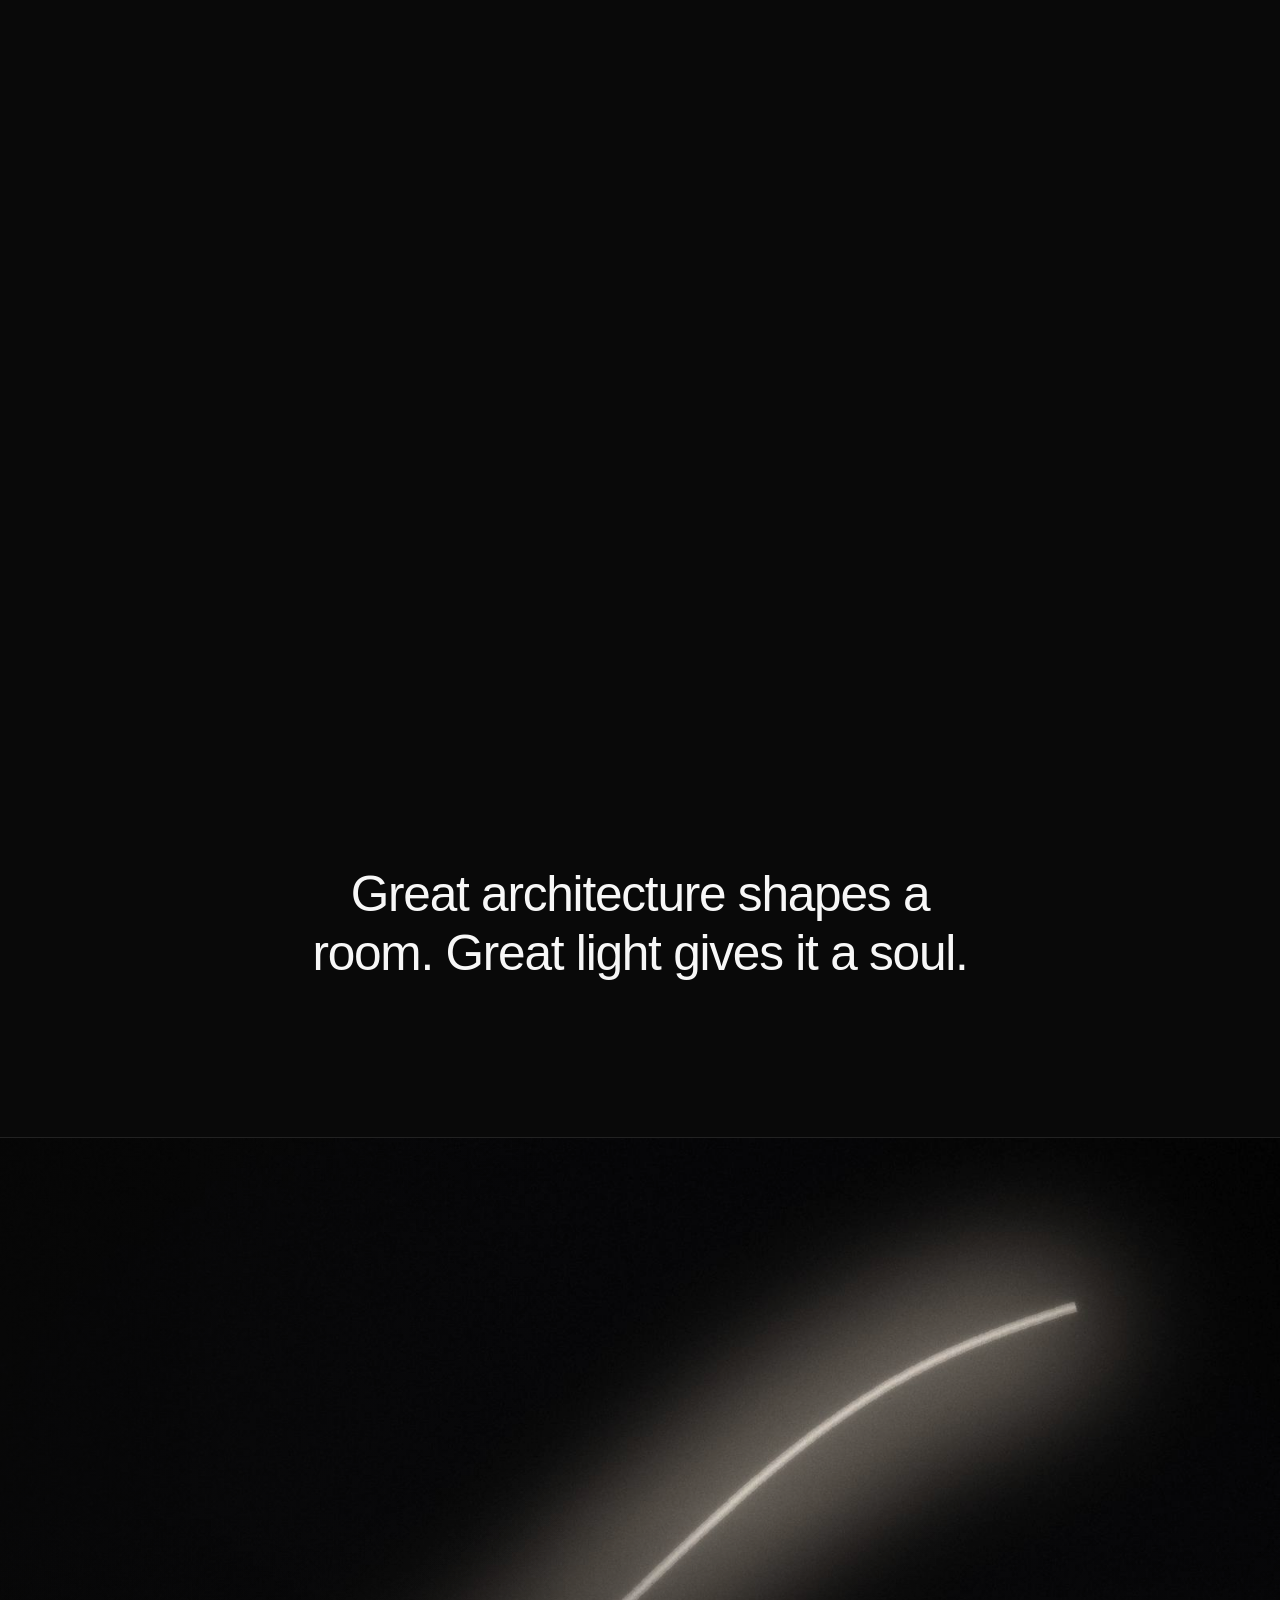
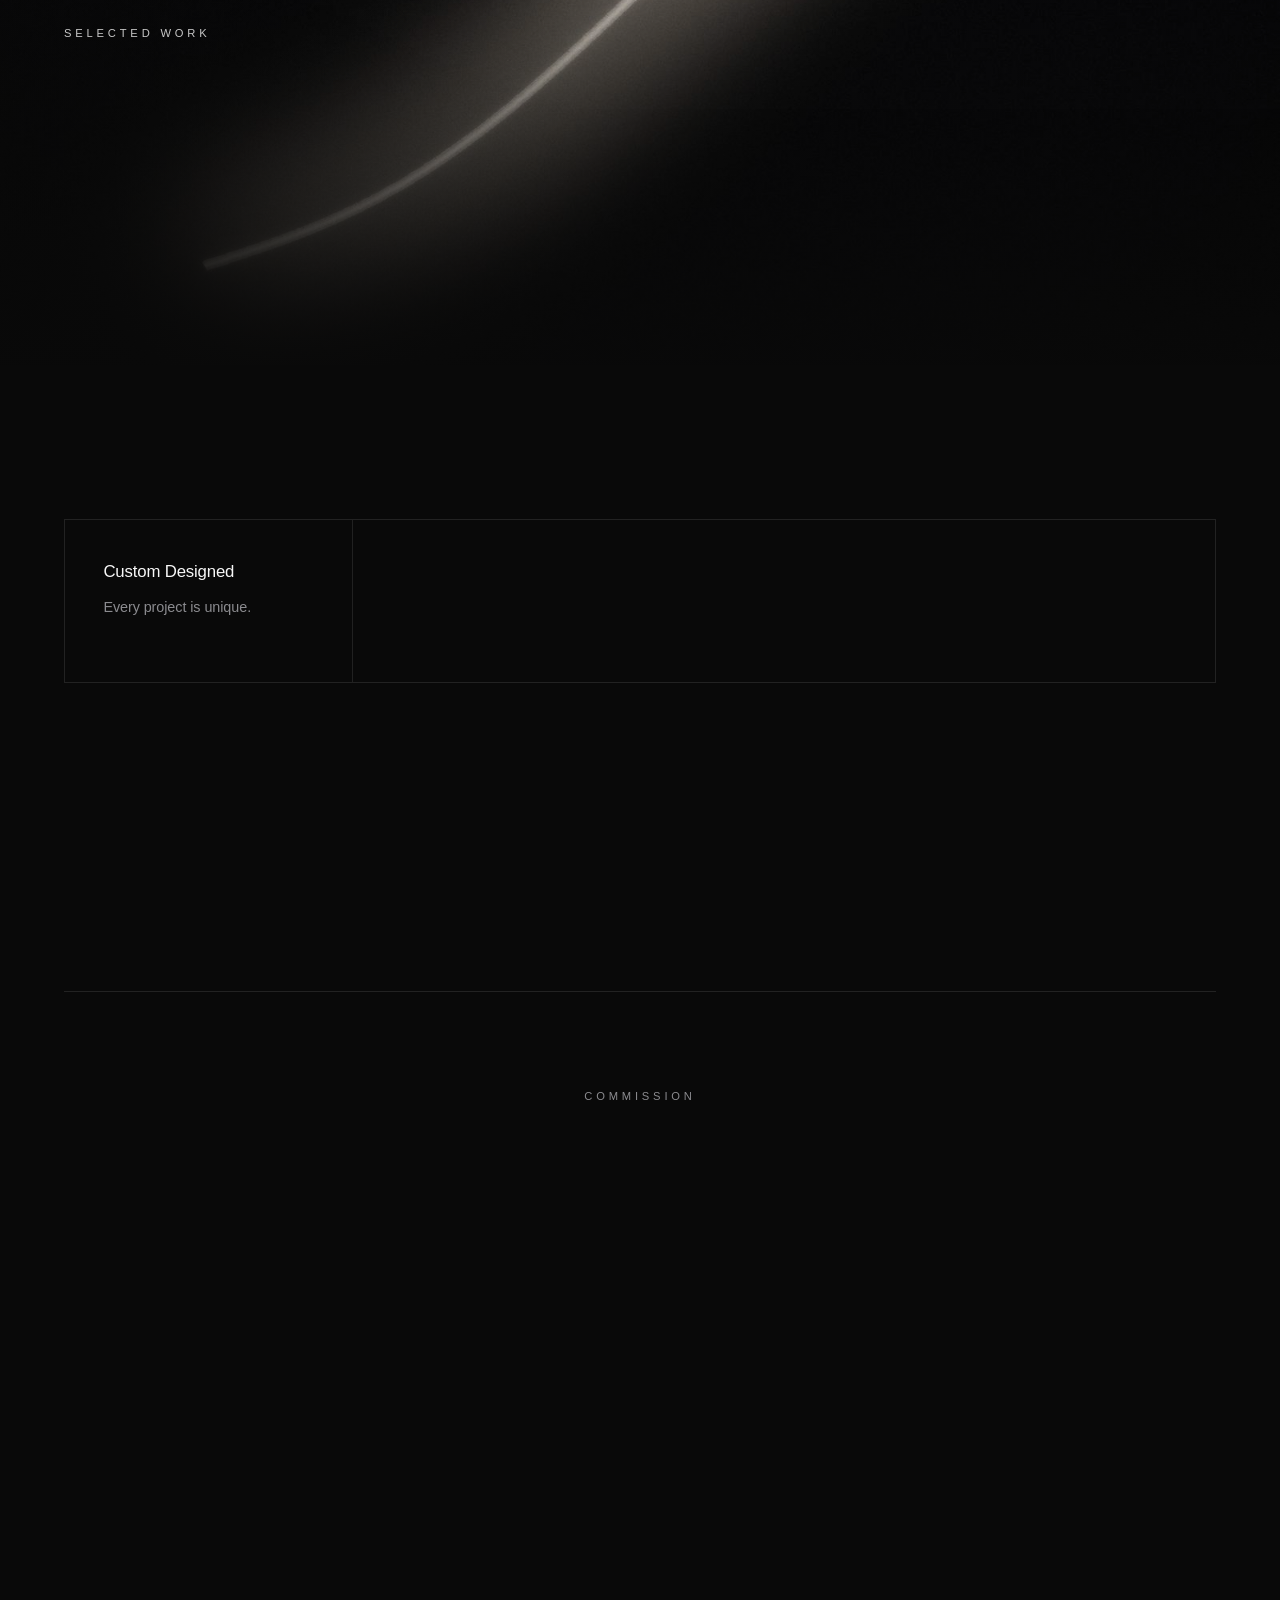
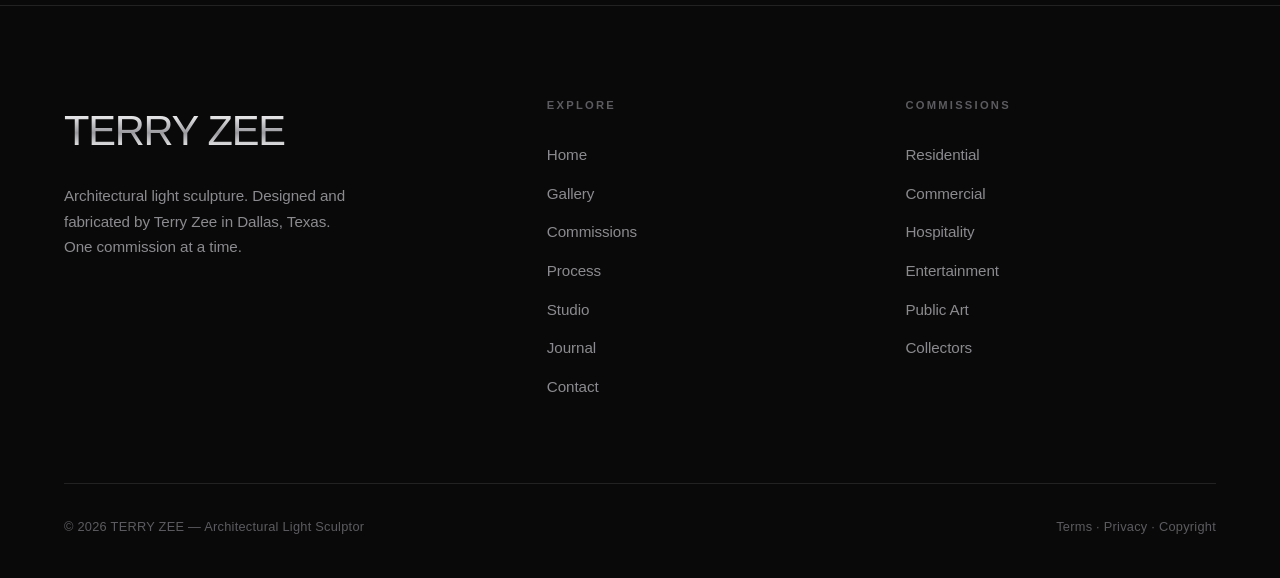
<file: index.original.html>
<!DOCTYPE html>
<html lang="en">
<head>
<meta charset="UTF-8">
<meta name="viewport" content="width=device-width, initial-scale=1, viewport-fit=cover">
<title>TERRY ZEE — Architectural Light Sculpture | Dallas</title>
<meta name="description" content="Custom architectural light sculpture for luxury homes, hospitality, commercial spaces, entertainment, and collectors. One commission at a time.">
<meta property="og:title" content="TERRY ZEE — Architectural Light Sculpture | Dallas"><meta property="og:description" content="Custom architectural light sculpture for luxury homes, hospitality, commercial spaces, entertainment, and collectors. One commission at a time.">
<meta property="og:type" content="website"><meta property="og:url" content="https://terryzee.art/">
<meta name="theme-color" content="#090909">
<link rel="icon" href="data:image/svg+xml,%3Csvg xmlns='http://www.w3.org/2000/svg' viewBox='0 0 32 32'%3E%3Crect width='32' height='32' fill='%23090909'/%3E%3Ctext x='16' y='22' font-family='Arial' font-size='14' font-weight='400' fill='%23f7f7f7' text-anchor='middle'%3ETZ%3C/text%3E%3C/svg%3E">
<link rel="preconnect" href="https://api.fontshare.com" crossorigin>
<link href="https://api.fontshare.com/v2/css?f[]=satoshi@300,400,500,700,900&f[]=general-sans@400,500,600&display=swap" rel="stylesheet">
<link rel="stylesheet" href="assets/style.css">
<script type="application/ld+json">{"@context":"https://schema.org","@type":"Person","name":"Terry Zee","jobTitle":"Architectural Light Sculptor","description":"Custom architectural light sculpture for luxury homes, hospitality, commercial spaces, entertainment, and collectors.","address":{"@type":"PostalAddress","addressLocality":"Dallas","addressRegion":"TX","addressCountry":"US"}}</script>
</head>
<body class="home">
<header class="nav">
<a class="brand" href="index.html">TERRY <span>ZEE</span></a>
<nav class="nav-links"><a href="index.html" class="active">Home</a><a href="gallery.html">Gallery</a><a href="commissions.html">Commissions</a><a href="process.html">Process</a><a href="studio.html">Studio</a><a href="journal.html">Journal</a><a href="contact.html">Contact</a></nav>
<button class="burger" id="burger" aria-label="Menu"><span></span><span></span><span></span></button>
</header>
<div class="menu" id="menu" role="dialog" aria-modal="true" aria-label="Menu">
<div class="menu-top"><a class="brand" href="index.html">TERRY <span>ZEE</span></a><button class="menu-close" id="menuClose" aria-label="Close">&times;</button></div>
<nav><a href="index.html" style="--i:1"><span class="i">01</span>Home</a><a href="gallery.html" style="--i:2"><span class="i">02</span>Gallery</a><a href="commissions.html" style="--i:3"><span class="i">03</span>Commissions</a><a href="process.html" style="--i:4"><span class="i">04</span>Process</a><a href="studio.html" style="--i:5"><span class="i">05</span>Studio</a><a href="journal.html" style="--i:6"><span class="i">06</span>Journal</a><a href="contact.html" style="--i:7"><span class="i">07</span>Contact</a></nav>
<div class="menu-foot"><span>Dallas, Texas</span><a href="mailto:support@integritydigital.com">support@integritydigital.com</a></div>
</div>
<main>
<section class="hero">
<div class="hero-bg"><img src="assets/hero.jpg" alt="Suspended architectural light sculpture"></div>
<div class="hero-inner">
<div class="wordmark"><img class="wordmark-img" src="assets/wl-sans-cool.png" alt="TERRY ZEE"></div>
<p class="tagline">Sculpting Light. <b>Defining Space.</b></p>
<p class="hero-sub">Custom architectural light sculpture for collectors, luxury homes, hospitality, commercial spaces, <span class="sep">&amp;</span> immersive entertainment.</p>
<div class="hero-actions" style="display:flex;gap:1.2rem;flex-wrap:wrap;justify-content:center"><a class="btn" href="contact.html">Commission a Piece</a><a class="arrow" href="gallery.html">View Portfolio <svg width="18" height="10" viewBox="0 0 18 10" fill="none" aria-hidden="true"><path d="M13 1l4 4-4 4M0 5h17" stroke="currentColor" stroke-width="1.3"/></svg></a></div>
</div>
<div class="scroll-cue">Scroll<i></i></div>
</section>
<section class="pad-y" data-seq><div class="wrap statement"><span class="eyebrow reveal">Terry Zee — Architectural Light Sculptor</span><h2 class="reveal">Light isn’t decoration. <b>It’s architecture.</b></h2><p class="lede reveal" style="margin:1.8rem auto 0;text-align:center;max-width:40ch">Terry doesn’t light a room. He sculpts the way it makes you feel the moment you walk in.</p></div></section>
<section class="pad-y" data-seq style="padding-top:0"><div class="wrap"><div class="split"><div class="media reveal"><img src="assets/artist.jpg" alt="Kinetic light installation"></div><div><span class="eyebrow reveal">The Studio</span><h2 class="h2 reveal" style="margin:1.2rem 0 1.4rem">Every piece begins with the space — not a template.</h2><p class="lede reveal">For more than two decades, Terry Zee has turned ordinary rooms into unforgettable experiences — known throughout the Dallas electronic music scene for immersive environments and kinetic light installations.</p><p class="lede reveal" style="margin-top:1.1rem">Today that work takes the form of one-of-one commissions for luxury homes, hospitality, business, and private collectors. No two installations are ever the same.</p><div class="reveal" style="margin-top:2rem"><a class="arrow" href="studio.html">Meet Terry <svg width="18" height="10" viewBox="0 0 18 10" fill="none" aria-hidden="true"><path d="M13 1l4 4-4 4M0 5h17" stroke="currentColor" stroke-width="1.3"/></svg></a></div></div></div></div></section>
<section class="pad-y" data-seq><div class="wrap"><span class="eyebrow reveal">Commissions</span><h2 class="h2 reveal" style="margin:1.2rem 0 0;max-width:60ch">One commission at a time. No reproductions. No catalogs.</h2><div class="clist" style="margin-top:clamp(2rem,4vw,3.5rem)"><a class="crow reveal" href="commissions.html"><span class="cnum">01</span><div><div class="ctitle">Residential</div><div class="cdesc">Feature walls, staircases, and architectural lighting as functional sculpture.</div></div><span class="cgo"><svg width="18" height="10" viewBox="0 0 18 10" fill="none" aria-hidden="true"><path d="M13 1l4 4-4 4M0 5h17" stroke="currentColor" stroke-width="1.3"/></svg></span></a><a class="crow reveal" href="commissions.html"><span class="cnum">02</span><div><div class="ctitle">Commercial</div><div class="cdesc">Reception walls and branded environments that become part of your identity.</div></div><span class="cgo"><svg width="18" height="10" viewBox="0 0 18 10" fill="none" aria-hidden="true"><path d="M13 1l4 4-4 4M0 5h17" stroke="currentColor" stroke-width="1.3"/></svg></span></a><a class="crow reveal" href="commissions.html"><span class="cnum">03</span><div><div class="ctitle">Hospitality</div><div class="cdesc">Atmosphere guests feel the moment they walk through the door.</div></div><span class="cgo"><svg width="18" height="10" viewBox="0 0 18 10" fill="none" aria-hidden="true"><path d="M13 1l4 4-4 4M0 5h17" stroke="currentColor" stroke-width="1.3"/></svg></span></a><a class="crow reveal" href="commissions.html"><span class="cnum">04</span><div><div class="ctitle">Entertainment</div><div class="cdesc">Kinetic environments engineered to move with the room.</div></div><span class="cgo"><svg width="18" height="10" viewBox="0 0 18 10" fill="none" aria-hidden="true"><path d="M13 1l4 4-4 4M0 5h17" stroke="currentColor" stroke-width="1.3"/></svg></span></a><a class="crow reveal" href="commissions.html"><span class="cnum">05</span><div><div class="ctitle">Public Art</div><div class="cdesc">Landmark light for civic, cultural, and architectural spaces.</div></div><span class="cgo"><svg width="18" height="10" viewBox="0 0 18 10" fill="none" aria-hidden="true"><path d="M13 1l4 4-4 4M0 5h17" stroke="currentColor" stroke-width="1.3"/></svg></span></a><a class="crow reveal" href="commissions.html"><span class="cnum">06</span><div><div class="ctitle">Collectors</div><div class="cdesc">Large-scale functional sculpture created as a true centerpiece.</div></div><span class="cgo"><svg width="18" height="10" viewBox="0 0 18 10" fill="none" aria-hidden="true"><path d="M13 1l4 4-4 4M0 5h17" stroke="currentColor" stroke-width="1.3"/></svg></span></a></div></div></section>
<section class="pad-y" data-seq style="padding-top:0"><div class="wrap pull"><p class="reveal">Great architecture shapes a room. <b>Great light gives it a soul.</b></p></div></section>
<section class="project" data-seq><div class="pimg"><img src="assets/residential.jpg" alt="Feature installation"></div><div class="pinfo"><span class="eyebrow pcat reveal">Selected Work</span><h2 class="ptitle reveal">A staircase that becomes the light.</h2><p class="lede reveal">Every commission is documented from first sketch to final install.</p><div class="reveal" style="margin-top:1.8rem"><a class="btn ghost" href="gallery.html">View Portfolio</a></div></div></section>
<section class="pad-y" data-seq><div class="wrap"><div class="cred"><div class="cell reveal"><h4>Custom Designed</h4><p>Every project is unique.</p></div><div class="cell reveal"><h4>Built in Texas</h4><p>Designed and fabricated in Dallas.</p></div><div class="cell reveal"><h4>One-of-One</h4><p>No mass production.</p></div><div class="cell reveal"><h4>Installation Included</h4><p>Terry delivers and commissions it himself.</p></div></div></div></section>
<section class="pad-y" data-seq><div class="wrap"><div style="border-top:1px solid var(--line);padding-top:clamp(3rem,7vw,6rem);text-align:center"><span class="eyebrow reveal">Commission</span><h2 class="h2 thin reveal" style="margin:1.6rem auto 0;max-width:18ch">Commission something that <b style="font-weight:500">doesn’t exist yet.</b></h2><p class="lede reveal" style="margin:1.6rem auto 2.6rem;text-align:center">Every project begins with a conversation with Terry about your space, your vision, and the experience you want to create.</p><div class="reveal"><a class="btn" href="contact.html">Schedule a Design Consultation</a></div></div></div></section>
</main>
<footer>
<div class="wrap">
<div class="foot-top">
<div class="foot-brand"><div class="fm chrome-text">TERRY ZEE</div><p>Architectural light sculpture. Designed and fabricated by Terry Zee in Dallas, Texas. One commission at a time.</p></div>
<div class="foot-col"><h5>Explore</h5><a href="index.html">Home</a><a href="gallery.html">Gallery</a><a href="commissions.html">Commissions</a><a href="process.html">Process</a><a href="studio.html">Studio</a><a href="journal.html">Journal</a><a href="contact.html">Contact</a></div>
<div class="foot-col"><h5>Commissions</h5><a href="commissions.html">Residential</a><a href="commissions.html">Commercial</a><a href="commissions.html">Hospitality</a><a href="commissions.html">Entertainment</a><a href="commissions.html">Public Art</a><a href="commissions.html">Collectors</a></div>
</div>
<div class="foot-bottom"><span>&copy; <span id="year">2026</span> TERRY ZEE — Architectural Light Sculptor</span><span><a href="terms.html">Terms</a> · <a href="privacy.html">Privacy</a> · <a href="copyright.html">Copyright</a></span></div>
</div>
</footer>
<script src="assets/app.js"></script>
</body>
</html>
</file>
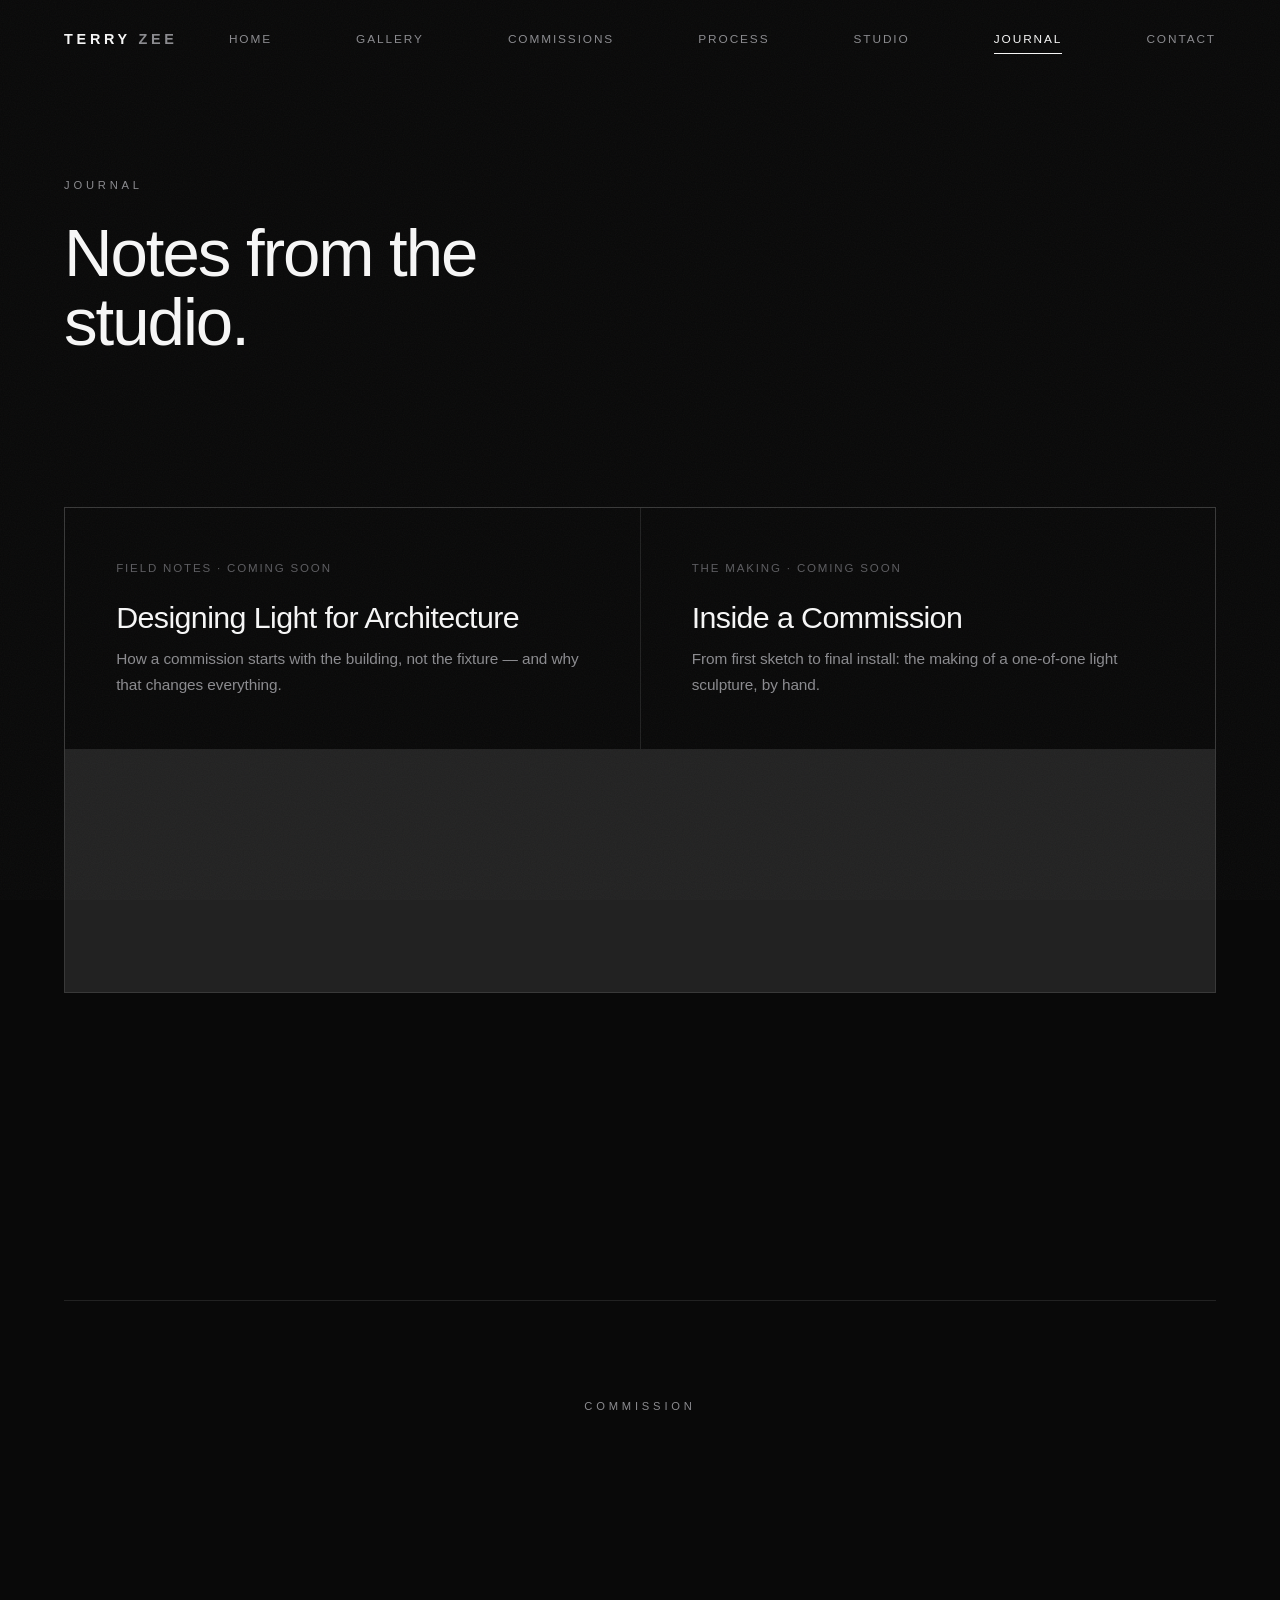
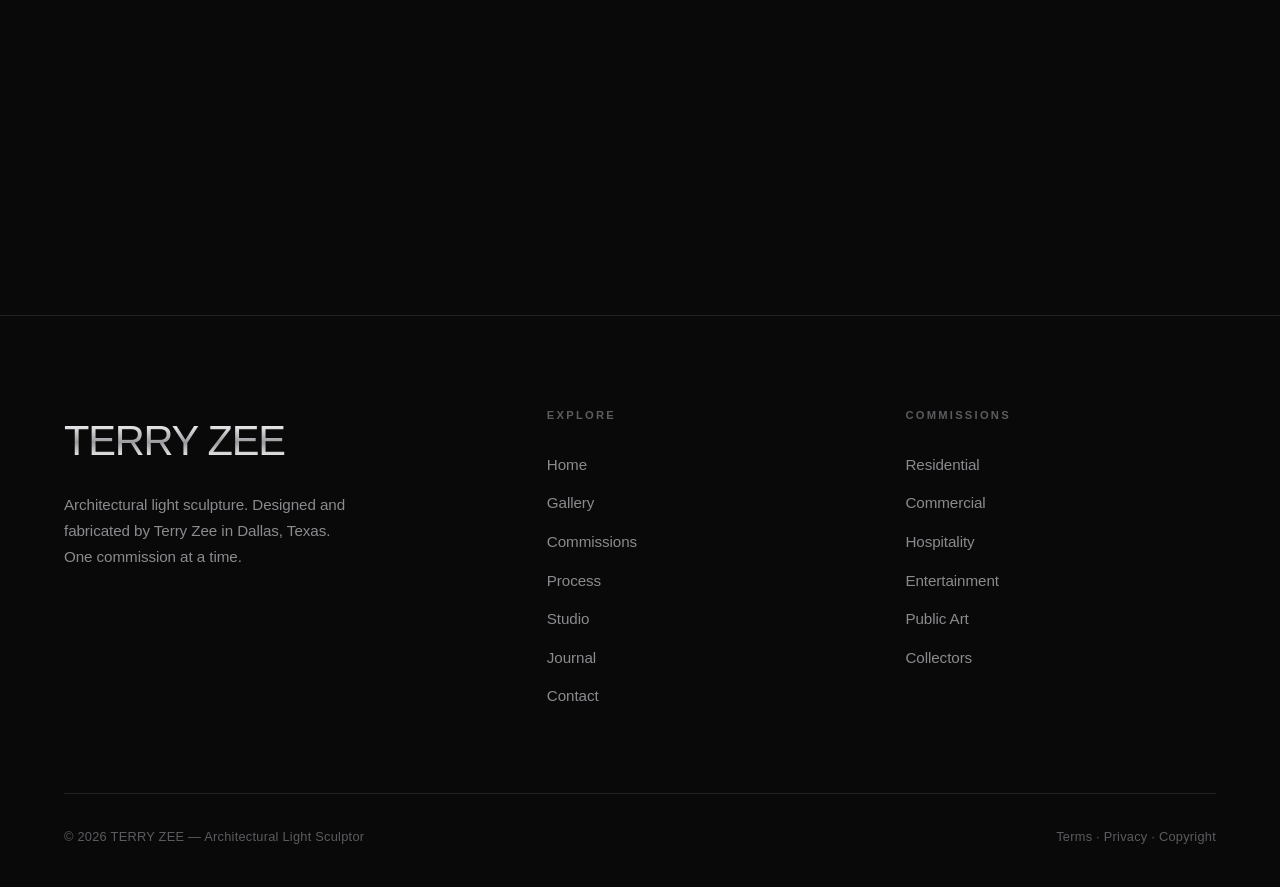
<file: journal.html>
<!DOCTYPE html>
<html lang="en">
<head>
<meta charset="UTF-8">
<meta name="viewport" content="width=device-width, initial-scale=1, viewport-fit=cover">
<title>Journal — TERRY ZEE</title>
<meta name="description" content="Notes from the studio on light, architecture, materials, and the making of commissioned work.">
<meta property="og:title" content="Journal — TERRY ZEE"><meta property="og:description" content="Notes from the studio on light, architecture, materials, and the making of commissioned work.">
<meta property="og:type" content="website"><meta property="og:url" content="https://terryzee.art/journal.html">
<meta name="theme-color" content="#090909">
<link rel="icon" href="data:image/svg+xml,%3Csvg xmlns='http://www.w3.org/2000/svg' viewBox='0 0 32 32'%3E%3Crect width='32' height='32' fill='%23090909'/%3E%3Ctext x='16' y='22' font-family='Arial' font-size='14' font-weight='400' fill='%23f7f7f7' text-anchor='middle'%3ETZ%3C/text%3E%3C/svg%3E">
<link rel="preconnect" href="https://api.fontshare.com" crossorigin>
<link href="https://api.fontshare.com/v2/css?f[]=satoshi@300,400,500,700,900&f[]=general-sans@400,500,600&display=swap" rel="stylesheet">
<link rel="stylesheet" href="assets/style.css">
<script type="application/ld+json">{"@context":"https://schema.org","@type":"Person","name":"Terry Zee","jobTitle":"Architectural Light Sculptor","description":"Custom architectural light sculpture for luxury homes, hospitality, commercial spaces, entertainment, and collectors.","address":{"@type":"PostalAddress","addressLocality":"Dallas","addressRegion":"TX","addressCountry":"US"}}</script>
</head>
<body class="journal">
<header class="nav">
<a class="brand" href="index.html">TERRY <span>ZEE</span></a>
<nav class="nav-links"><a href="index.html">Home</a><a href="gallery.html">Gallery</a><a href="commissions.html">Commissions</a><a href="process.html">Process</a><a href="studio.html">Studio</a><a href="journal.html" class="active">Journal</a><a href="contact.html">Contact</a></nav>
<button class="burger" id="burger" aria-label="Menu"><span></span><span></span><span></span></button>
</header>
<div class="menu" id="menu" role="dialog" aria-modal="true" aria-label="Menu">
<div class="menu-top"><a class="brand" href="index.html">TERRY <span>ZEE</span></a><button class="menu-close" id="menuClose" aria-label="Close">&times;</button></div>
<nav><a href="index.html" style="--i:1"><span class="i">01</span>Home</a><a href="gallery.html" style="--i:2"><span class="i">02</span>Gallery</a><a href="commissions.html" style="--i:3"><span class="i">03</span>Commissions</a><a href="process.html" style="--i:4"><span class="i">04</span>Process</a><a href="studio.html" style="--i:5"><span class="i">05</span>Studio</a><a href="journal.html" style="--i:6"><span class="i">06</span>Journal</a><a href="contact.html" style="--i:7"><span class="i">07</span>Contact</a></nav>
<div class="menu-foot"><span>Dallas, Texas</span><a href="mailto:support@integritydigital.com">support@integritydigital.com</a></div>
</div>
<main>
<section data-seq style="padding:calc(9rem + 2vw) 0 clamp(2rem,5vw,4rem)"><div class="wrap"><span class="eyebrow reveal">Journal</span><h1 class="display reveal" style="margin-top:1.4rem;max-width:16ch">Notes from the studio.</h1><p class="lede reveal" style="margin-top:1.6rem">Process, materials, and the thinking behind the work. New writing is in production.</p></div></section>
<section class="pad-y" data-seq style="padding-top:0"><div class="wrap"><div class="jgrid"><div class="jcard reveal"><div class="jmeta">Field Notes · Coming soon</div><h3>Designing Light for Architecture</h3><p>How a commission starts with the building, not the fixture — and why that changes everything.</p></div><div class="jcard reveal"><div class="jmeta">The Making · Coming soon</div><h3>Inside a Commission</h3><p>From first sketch to final install: the making of a one-of-one light sculpture, by hand.</p></div><div class="jcard reveal"><div class="jmeta">Material Studies · Coming soon</div><h3>Steel, Glass, and Light</h3><p>Notes on the materials behind functional sculpture — and how they hold light.</p></div><div class="jcard reveal"><div class="jmeta">Dispatch · Coming soon</div><h3>From the Dallas Studio</h3><p>Work in progress, upcoming installations, and where Terry is headed next.</p></div></div></div></section>
<section class="pad-y" data-seq><div class="wrap"><div style="border-top:1px solid var(--line);padding-top:clamp(3rem,7vw,6rem);text-align:center"><span class="eyebrow reveal">Commission</span><h2 class="h2 thin reveal" style="margin:1.6rem auto 0;max-width:18ch">Commission something that <b style="font-weight:500">doesn’t exist yet.</b></h2><p class="lede reveal" style="margin:1.6rem auto 2.6rem;text-align:center">Every project begins with a conversation with Terry about your space, your vision, and the experience you want to create.</p><div class="reveal"><a class="btn" href="contact.html">Schedule a Design Consultation</a></div></div></div></section>
</main>
<footer>
<div class="wrap">
<div class="foot-top">
<div class="foot-brand"><div class="fm chrome-text">TERRY ZEE</div><p>Architectural light sculpture. Designed and fabricated by Terry Zee in Dallas, Texas. One commission at a time.</p></div>
<div class="foot-col"><h5>Explore</h5><a href="index.html">Home</a><a href="gallery.html">Gallery</a><a href="commissions.html">Commissions</a><a href="process.html">Process</a><a href="studio.html">Studio</a><a href="journal.html">Journal</a><a href="contact.html">Contact</a></div>
<div class="foot-col"><h5>Commissions</h5><a href="commissions.html">Residential</a><a href="commissions.html">Commercial</a><a href="commissions.html">Hospitality</a><a href="commissions.html">Entertainment</a><a href="commissions.html">Public Art</a><a href="commissions.html">Collectors</a></div>
</div>
<div class="foot-bottom"><span>&copy; <span id="year">2026</span> TERRY ZEE — Architectural Light Sculptor</span><span><a href="terms.html">Terms</a> · <a href="privacy.html">Privacy</a> · <a href="copyright.html">Copyright</a></span></div>
</div>
</footer>
<script src="assets/app.js"></script>
</body>
</html>
</file>
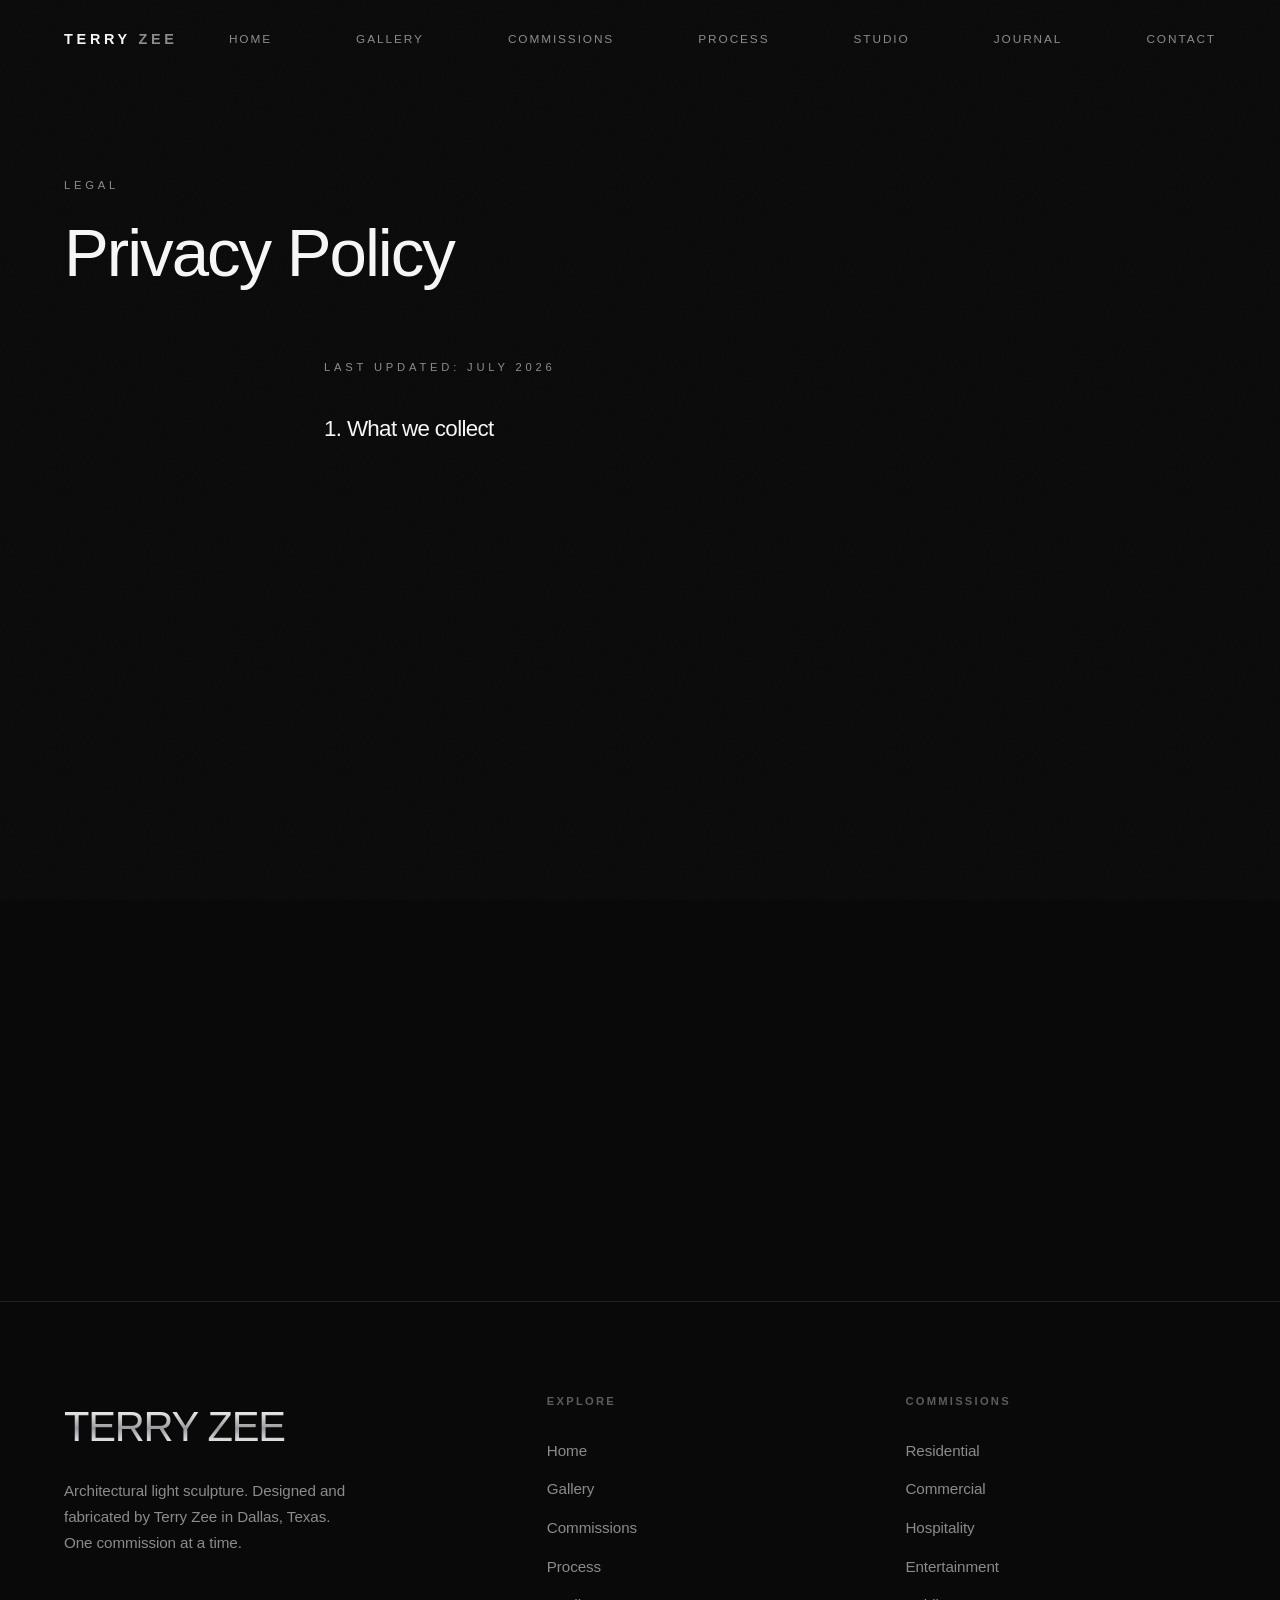
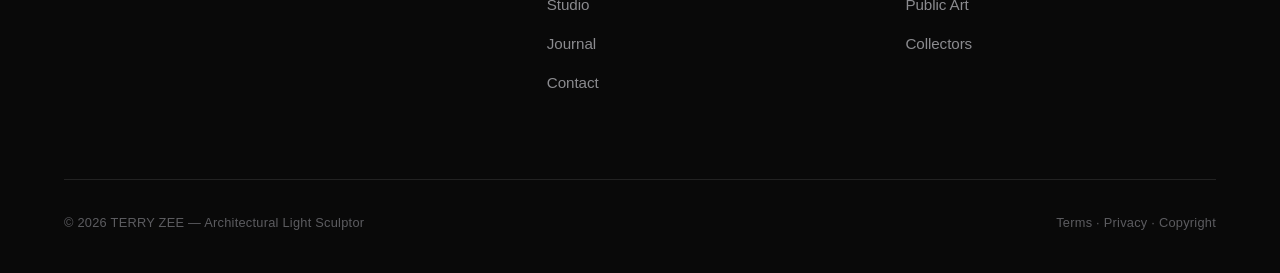
<file: privacy.html>
<!DOCTYPE html>
<html lang="en">
<head>
<meta charset="UTF-8">
<meta name="viewport" content="width=device-width, initial-scale=1, viewport-fit=cover">
<title>Privacy — TERRY ZEE</title>
<meta name="description" content="Privacy Policy.">
<meta property="og:title" content="Privacy — TERRY ZEE"><meta property="og:description" content="Privacy Policy.">
<meta property="og:type" content="website"><meta property="og:url" content="https://terryzee.art/privacy.html">
<meta name="theme-color" content="#090909">
<link rel="icon" href="data:image/svg+xml,%3Csvg xmlns='http://www.w3.org/2000/svg' viewBox='0 0 32 32'%3E%3Crect width='32' height='32' fill='%23090909'/%3E%3Ctext x='16' y='22' font-family='Arial' font-size='14' font-weight='400' fill='%23f7f7f7' text-anchor='middle'%3ETZ%3C/text%3E%3C/svg%3E">
<link rel="preconnect" href="https://api.fontshare.com" crossorigin>
<link href="https://api.fontshare.com/v2/css?f[]=satoshi@300,400,500,700,900&f[]=general-sans@400,500,600&display=swap" rel="stylesheet">
<link rel="stylesheet" href="assets/style.css">
<script type="application/ld+json">{"@context":"https://schema.org","@type":"Person","name":"Terry Zee","jobTitle":"Architectural Light Sculptor","description":"Custom architectural light sculpture for luxury homes, hospitality, commercial spaces, entertainment, and collectors.","address":{"@type":"PostalAddress","addressLocality":"Dallas","addressRegion":"TX","addressCountry":"US"}}</script>
</head>
<body class="privacy">
<header class="nav">
<a class="brand" href="index.html">TERRY <span>ZEE</span></a>
<nav class="nav-links"><a href="index.html">Home</a><a href="gallery.html">Gallery</a><a href="commissions.html">Commissions</a><a href="process.html">Process</a><a href="studio.html">Studio</a><a href="journal.html">Journal</a><a href="contact.html">Contact</a></nav>
<button class="burger" id="burger" aria-label="Menu"><span></span><span></span><span></span></button>
</header>
<div class="menu" id="menu" role="dialog" aria-modal="true" aria-label="Menu">
<div class="menu-top"><a class="brand" href="index.html">TERRY <span>ZEE</span></a><button class="menu-close" id="menuClose" aria-label="Close">&times;</button></div>
<nav><a href="index.html" style="--i:1"><span class="i">01</span>Home</a><a href="gallery.html" style="--i:2"><span class="i">02</span>Gallery</a><a href="commissions.html" style="--i:3"><span class="i">03</span>Commissions</a><a href="process.html" style="--i:4"><span class="i">04</span>Process</a><a href="studio.html" style="--i:5"><span class="i">05</span>Studio</a><a href="journal.html" style="--i:6"><span class="i">06</span>Journal</a><a href="contact.html" style="--i:7"><span class="i">07</span>Contact</a></nav>
<div class="menu-foot"><span>Dallas, Texas</span><a href="mailto:support@integritydigital.com">support@integritydigital.com</a></div>
</div>
<main>
<section data-seq style="padding:calc(9rem + 2vw) 0 clamp(2rem,5vw,4rem)"><div class="wrap"><span class="eyebrow reveal">Legal</span><h1 class="display reveal" style="margin-top:1.4rem;max-width:16ch">Privacy Policy</h1></div></section>
<section class="pad-y" data-seq style="padding-top:0"><div class="wrap" style="max-width:760px"><p class="eyebrow reveal">Last updated: July 2026</p><h2 class="h2 reveal" style="font-size:clamp(1.1rem,2vw,1.4rem);margin:2.4rem 0 .8rem">1. What we collect</h2><p class="lede reveal" style="margin-bottom:.9rem;max-width:none">Through the consultation form we collect the details you provide: name, email, phone, project type, budget range, and message.</p><h2 class="h2 reveal" style="font-size:clamp(1.1rem,2vw,1.4rem);margin:2.4rem 0 .8rem">2. How we use it</h2><p class="lede reveal" style="margin-bottom:.9rem;max-width:none">To respond to your inquiry, discuss your project, and provide our services. Terry may contact you by email or phone.</p><h2 class="h2 reveal" style="font-size:clamp(1.1rem,2vw,1.4rem);margin:2.4rem 0 .8rem">3. What we don’t do</h2><p class="lede reveal" style="margin-bottom:.9rem;max-width:none">We do not sell your information or share it with third parties for their marketing.</p><h2 class="h2 reveal" style="font-size:clamp(1.1rem,2vw,1.4rem);margin:2.4rem 0 .8rem">4. Sharing</h2><p class="lede reveal" style="margin-bottom:.9rem;max-width:none">We share information only with service providers who help us operate the site and communicate with you, or when required by law.</p><h2 class="h2 reveal" style="font-size:clamp(1.1rem,2vw,1.4rem);margin:2.4rem 0 .8rem">5. Retention</h2><p class="lede reveal" style="margin-bottom:.9rem;max-width:none">We keep inquiry information only as long as needed, then delete it. You may request access or deletion at any time.</p><h2 class="h2 reveal" style="font-size:clamp(1.1rem,2vw,1.4rem);margin:2.4rem 0 .8rem">6. Contact</h2><p class="lede reveal" style="margin-bottom:.9rem;max-width:none">Privacy requests: <a href="mailto:support@integritydigital.com" style="color:var(--chrome)">support@integritydigital.com</a></p></div></section>
</main>
<footer>
<div class="wrap">
<div class="foot-top">
<div class="foot-brand"><div class="fm chrome-text">TERRY ZEE</div><p>Architectural light sculpture. Designed and fabricated by Terry Zee in Dallas, Texas. One commission at a time.</p></div>
<div class="foot-col"><h5>Explore</h5><a href="index.html">Home</a><a href="gallery.html">Gallery</a><a href="commissions.html">Commissions</a><a href="process.html">Process</a><a href="studio.html">Studio</a><a href="journal.html">Journal</a><a href="contact.html">Contact</a></div>
<div class="foot-col"><h5>Commissions</h5><a href="commissions.html">Residential</a><a href="commissions.html">Commercial</a><a href="commissions.html">Hospitality</a><a href="commissions.html">Entertainment</a><a href="commissions.html">Public Art</a><a href="commissions.html">Collectors</a></div>
</div>
<div class="foot-bottom"><span>&copy; <span id="year">2026</span> TERRY ZEE — Architectural Light Sculptor</span><span><a href="terms.html">Terms</a> · <a href="privacy.html">Privacy</a> · <a href="copyright.html">Copyright</a></span></div>
</div>
</footer>
<script src="assets/app.js"></script>
</body>
</html>
</file>
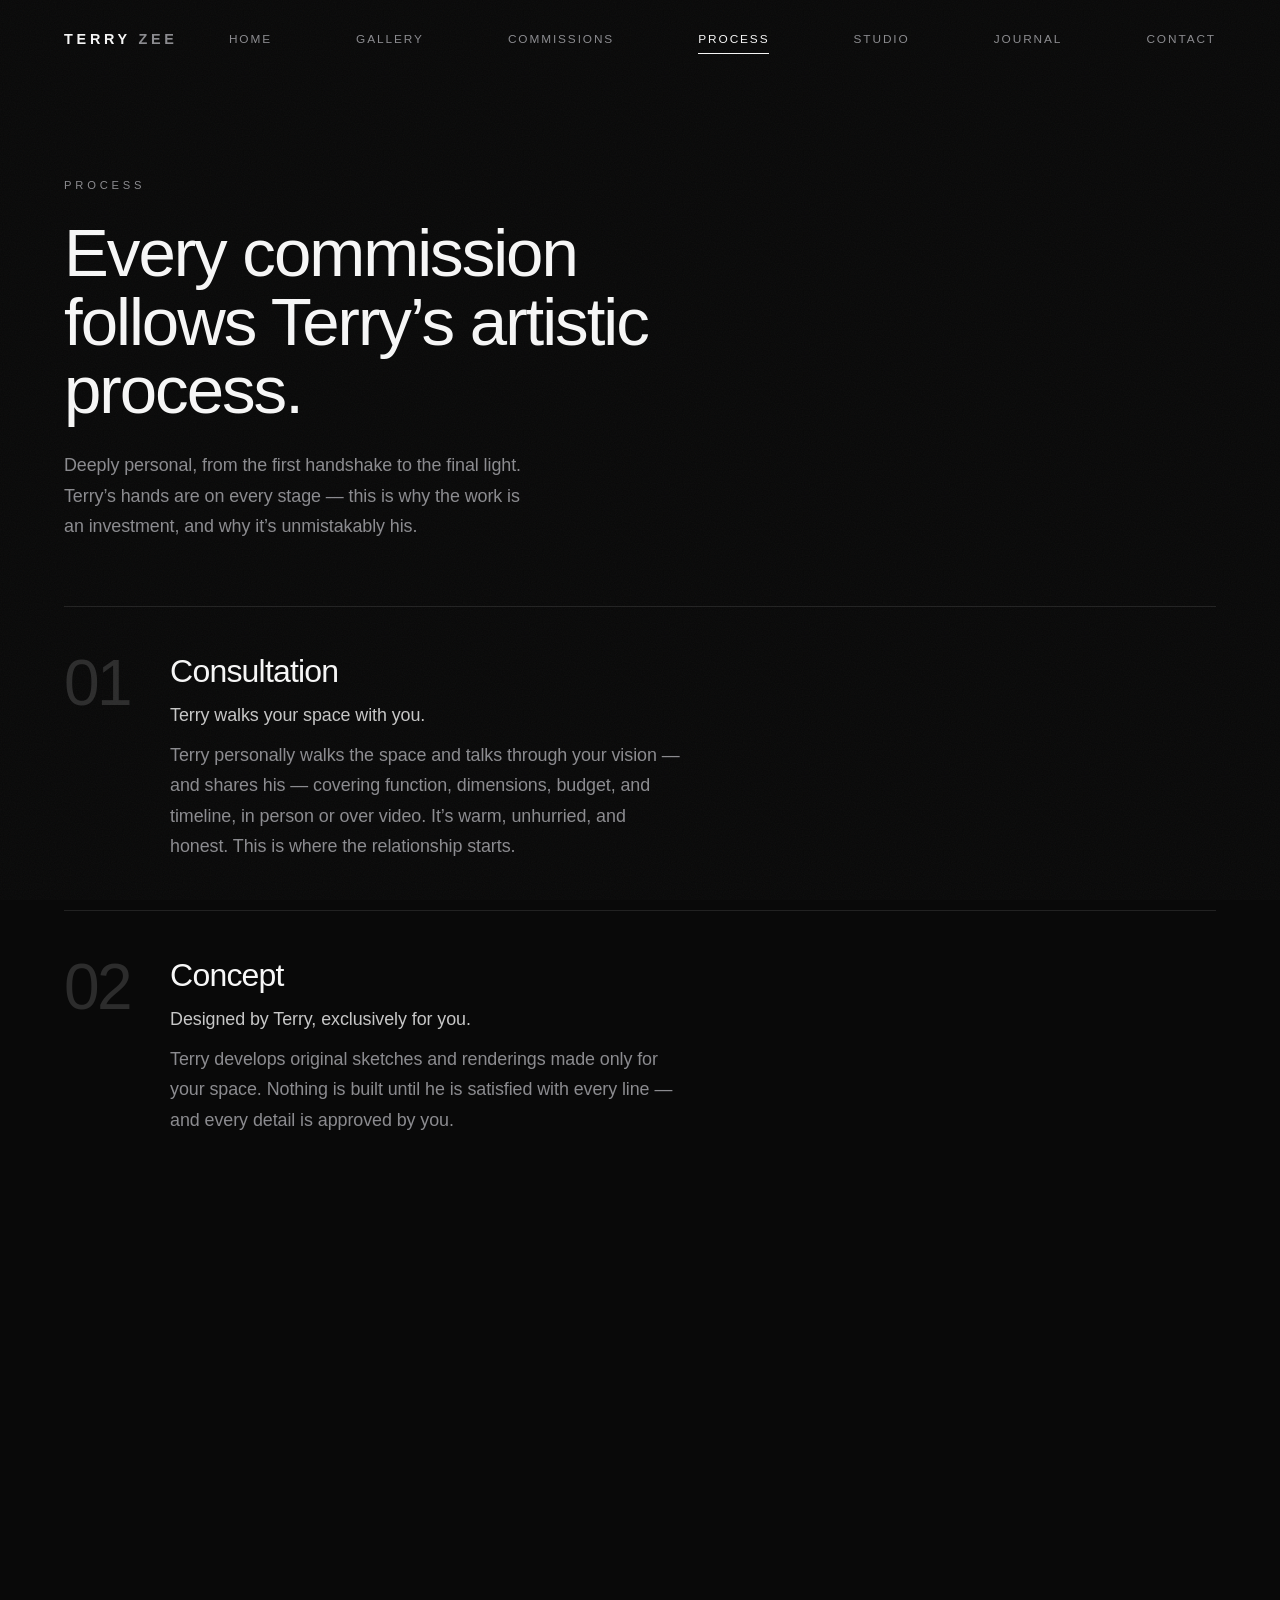
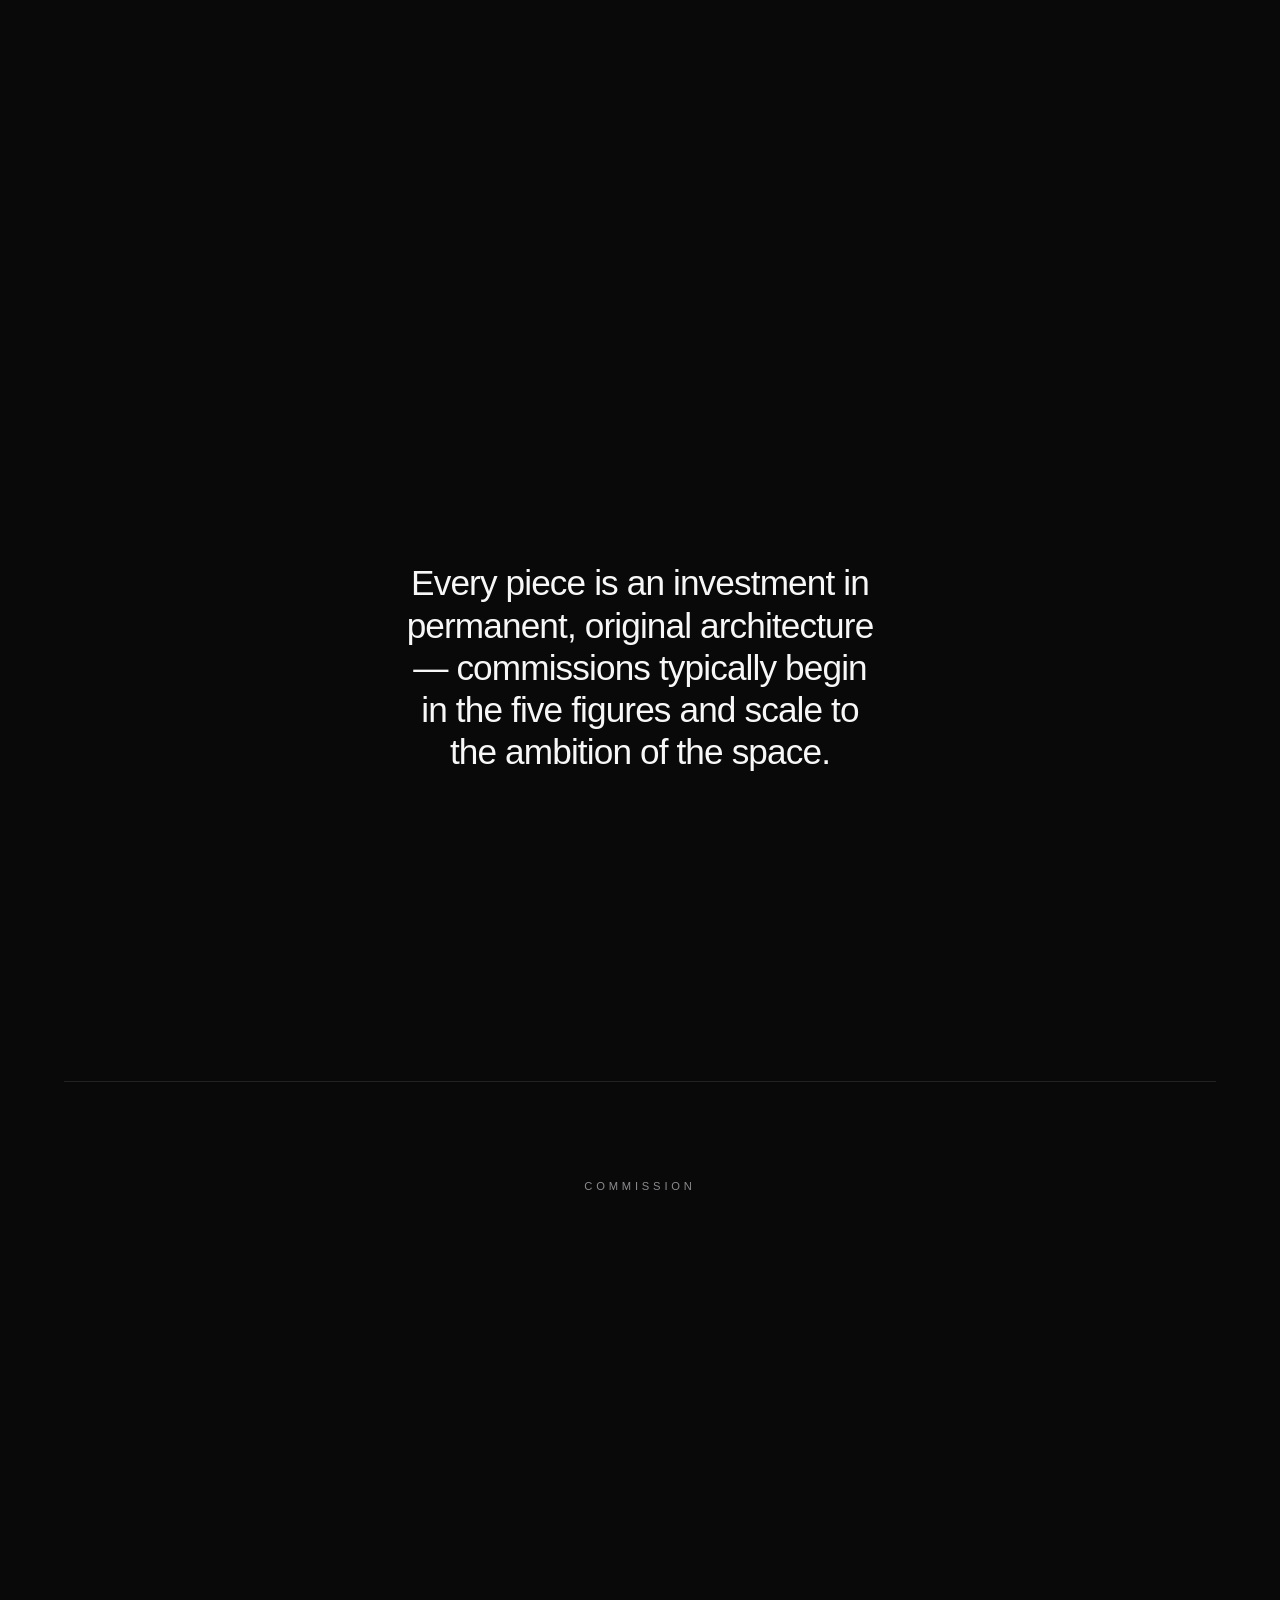
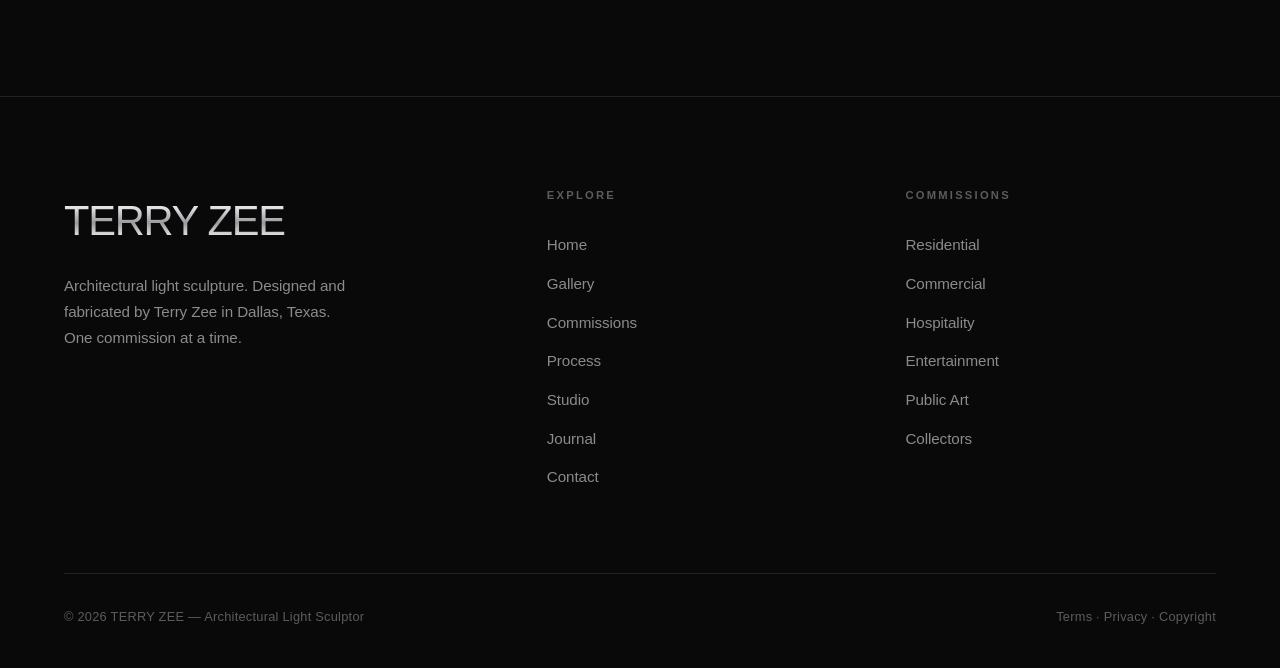
<file: process.html>
<!DOCTYPE html>
<html lang="en">
<head>
<meta charset="UTF-8">
<meta name="viewport" content="width=device-width, initial-scale=1, viewport-fit=cover">
<title>Process — TERRY ZEE</title>
<meta name="description" content="Every commission follows Terry Zee’s personal artistic process — consultation, concept, engineering, fabrication, and installation, all by his hand.">
<meta property="og:title" content="Process — TERRY ZEE"><meta property="og:description" content="Every commission follows Terry Zee’s personal artistic process — consultation, concept, engineering, fabrication, and installation, all by his hand.">
<meta property="og:type" content="website"><meta property="og:url" content="https://terryzee.art/process.html">
<meta name="theme-color" content="#090909">
<link rel="icon" href="data:image/svg+xml,%3Csvg xmlns='http://www.w3.org/2000/svg' viewBox='0 0 32 32'%3E%3Crect width='32' height='32' fill='%23090909'/%3E%3Ctext x='16' y='22' font-family='Arial' font-size='14' font-weight='400' fill='%23f7f7f7' text-anchor='middle'%3ETZ%3C/text%3E%3C/svg%3E">
<link rel="preconnect" href="https://api.fontshare.com" crossorigin>
<link href="https://api.fontshare.com/v2/css?f[]=satoshi@300,400,500,700,900&f[]=general-sans@400,500,600&display=swap" rel="stylesheet">
<link rel="stylesheet" href="assets/style.css">
<script type="application/ld+json">{"@context":"https://schema.org","@type":"Person","name":"Terry Zee","jobTitle":"Architectural Light Sculptor","description":"Custom architectural light sculpture for luxury homes, hospitality, commercial spaces, entertainment, and collectors.","address":{"@type":"PostalAddress","addressLocality":"Dallas","addressRegion":"TX","addressCountry":"US"}}</script>
</head>
<body class="process">
<header class="nav">
<a class="brand" href="index.html">TERRY <span>ZEE</span></a>
<nav class="nav-links"><a href="index.html">Home</a><a href="gallery.html">Gallery</a><a href="commissions.html">Commissions</a><a href="process.html" class="active">Process</a><a href="studio.html">Studio</a><a href="journal.html">Journal</a><a href="contact.html">Contact</a></nav>
<button class="burger" id="burger" aria-label="Menu"><span></span><span></span><span></span></button>
</header>
<div class="menu" id="menu" role="dialog" aria-modal="true" aria-label="Menu">
<div class="menu-top"><a class="brand" href="index.html">TERRY <span>ZEE</span></a><button class="menu-close" id="menuClose" aria-label="Close">&times;</button></div>
<nav><a href="index.html" style="--i:1"><span class="i">01</span>Home</a><a href="gallery.html" style="--i:2"><span class="i">02</span>Gallery</a><a href="commissions.html" style="--i:3"><span class="i">03</span>Commissions</a><a href="process.html" style="--i:4"><span class="i">04</span>Process</a><a href="studio.html" style="--i:5"><span class="i">05</span>Studio</a><a href="journal.html" style="--i:6"><span class="i">06</span>Journal</a><a href="contact.html" style="--i:7"><span class="i">07</span>Contact</a></nav>
<div class="menu-foot"><span>Dallas, Texas</span><a href="mailto:support@integritydigital.com">support@integritydigital.com</a></div>
</div>
<main>
<section data-seq style="padding:calc(9rem + 2vw) 0 clamp(2rem,5vw,4rem)"><div class="wrap"><span class="eyebrow reveal">Process</span><h1 class="display reveal" style="margin-top:1.4rem;max-width:16ch">Every commission follows Terry’s artistic process.</h1><p class="lede reveal" style="margin-top:1.6rem">Deeply personal, from the first handshake to the final light. Terry’s hands are on every stage — this is why the work is an investment, and why it’s unmistakably his.</p></div></section>
<section class="pad-y" data-seq style="padding-top:0"><div class="wrap"><div class="pstep reveal"><div class="pn">01</div><div><h3>Consultation</h3><p class="lede" style="margin-bottom:.2rem"><b style="color:var(--chrome);font-weight:500">Terry walks your space with you.</b></p><p class="lede" style="margin-top:.6rem">Terry personally walks the space and talks through your vision — and shares his — covering function, dimensions, budget, and timeline, in person or over video. It’s warm, unhurried, and honest. This is where the relationship starts.</p></div></div><div class="pstep reveal"><div class="pn">02</div><div><h3>Concept</h3><p class="lede" style="margin-bottom:.2rem"><b style="color:var(--chrome);font-weight:500">Designed by Terry, exclusively for you.</b></p><p class="lede" style="margin-top:.6rem">Terry develops original sketches and renderings made only for your space. Nothing is built until he is satisfied with every line — and every detail is approved by you.</p></div></div><div class="pstep reveal"><div class="pn">03</div><div><h3>Engineering</h3><p class="lede" style="margin-bottom:.2rem"><b style="color:var(--chrome);font-weight:500">Built to live inside the architecture.</b></p><p class="lede" style="margin-top:.6rem">Structure, lighting, electronics, materials — Terry engineers each sculpture as a permanent architectural element: safe, serviceable, and made to last a lifetime.</p><div class="plist">Structure · Lighting · Electronics · Materials</div></div></div><div class="pstep reveal"><div class="pn">04</div><div><h3>Fabrication</h3><p class="lede" style="margin-bottom:.2rem"><b style="color:var(--chrome);font-weight:500">Made by Terry’s own hands.</b></p><p class="lede" style="margin-top:.6rem">Terry personally fabricates your custom piece in his Dallas studio, with the precision of fine furniture and the intent of fine art. No production line. No assistants finishing the work.</p></div></div><div class="pstep reveal"><div class="pn">05</div><div><h3>Installation</h3><p class="lede" style="margin-bottom:.2rem"><b style="color:var(--chrome);font-weight:500">Delivered and commissioned by Terry.</b></p><p class="lede" style="margin-top:.6rem">Terry installs the work himself, tunes it to the room, and places the controls in your hands — then stays until it feels exactly right.</p></div></div></div></section>
<section class="pad-y" data-seq style="padding-top:0"><div class="wrap pull"><p class="thin reveal" style="font-size:clamp(1.3rem,3.4vw,2.2rem)">Every piece is an investment in permanent, original architecture — <b style="font-weight:500">commissions typically begin in the five figures</b> and scale to the ambition of the space.</p></div></section>
<section class="pad-y" data-seq><div class="wrap"><div style="border-top:1px solid var(--line);padding-top:clamp(3rem,7vw,6rem);text-align:center"><span class="eyebrow reveal">Commission</span><h2 class="h2 thin reveal" style="margin:1.6rem auto 0;max-width:18ch">Commission something that <b style="font-weight:500">doesn’t exist yet.</b></h2><p class="lede reveal" style="margin:1.6rem auto 2.6rem;text-align:center">Every project begins with a conversation with Terry about your space, your vision, and the experience you want to create.</p><div class="reveal"><a class="btn" href="contact.html">Schedule a Design Consultation</a></div></div></div></section>
</main>
<footer>
<div class="wrap">
<div class="foot-top">
<div class="foot-brand"><div class="fm chrome-text">TERRY ZEE</div><p>Architectural light sculpture. Designed and fabricated by Terry Zee in Dallas, Texas. One commission at a time.</p></div>
<div class="foot-col"><h5>Explore</h5><a href="index.html">Home</a><a href="gallery.html">Gallery</a><a href="commissions.html">Commissions</a><a href="process.html">Process</a><a href="studio.html">Studio</a><a href="journal.html">Journal</a><a href="contact.html">Contact</a></div>
<div class="foot-col"><h5>Commissions</h5><a href="commissions.html">Residential</a><a href="commissions.html">Commercial</a><a href="commissions.html">Hospitality</a><a href="commissions.html">Entertainment</a><a href="commissions.html">Public Art</a><a href="commissions.html">Collectors</a></div>
</div>
<div class="foot-bottom"><span>&copy; <span id="year">2026</span> TERRY ZEE — Architectural Light Sculptor</span><span><a href="terms.html">Terms</a> · <a href="privacy.html">Privacy</a> · <a href="copyright.html">Copyright</a></span></div>
</div>
</footer>
<script src="assets/app.js"></script>
</body>
</html>
</file>
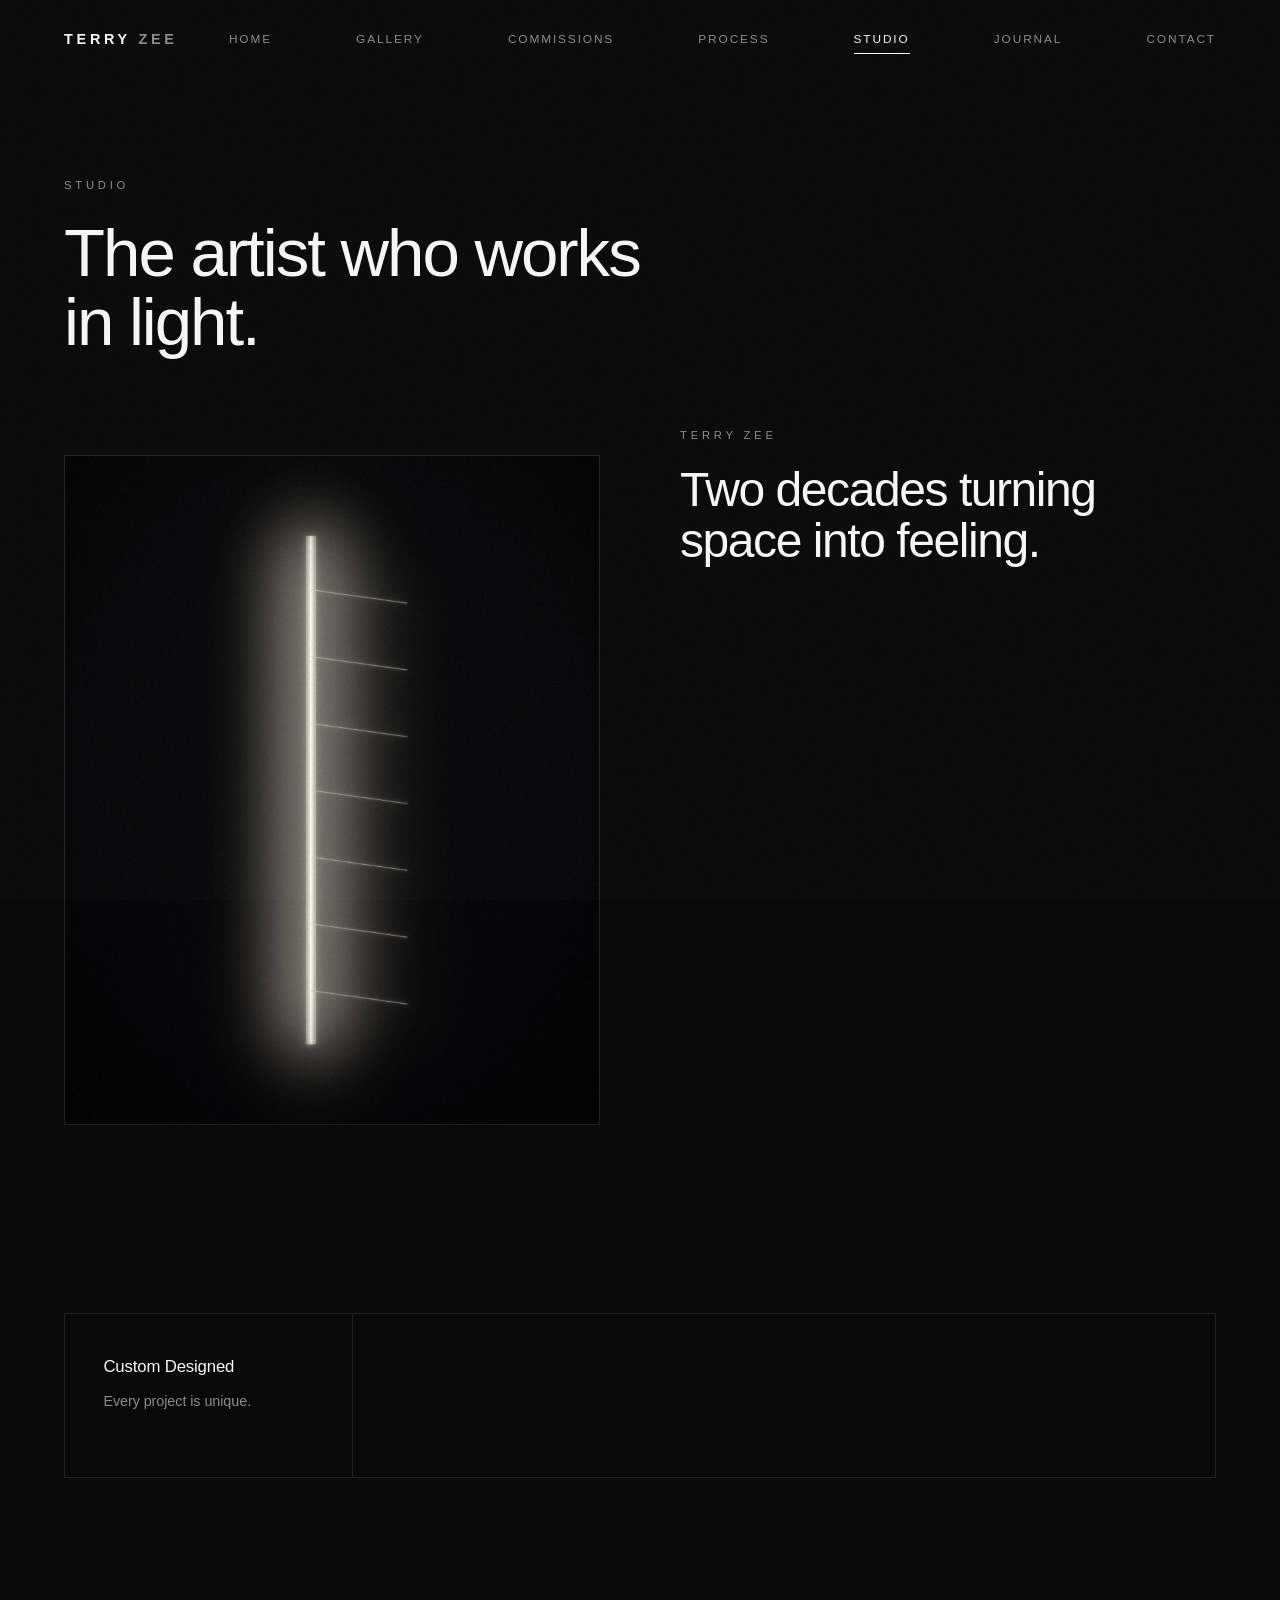
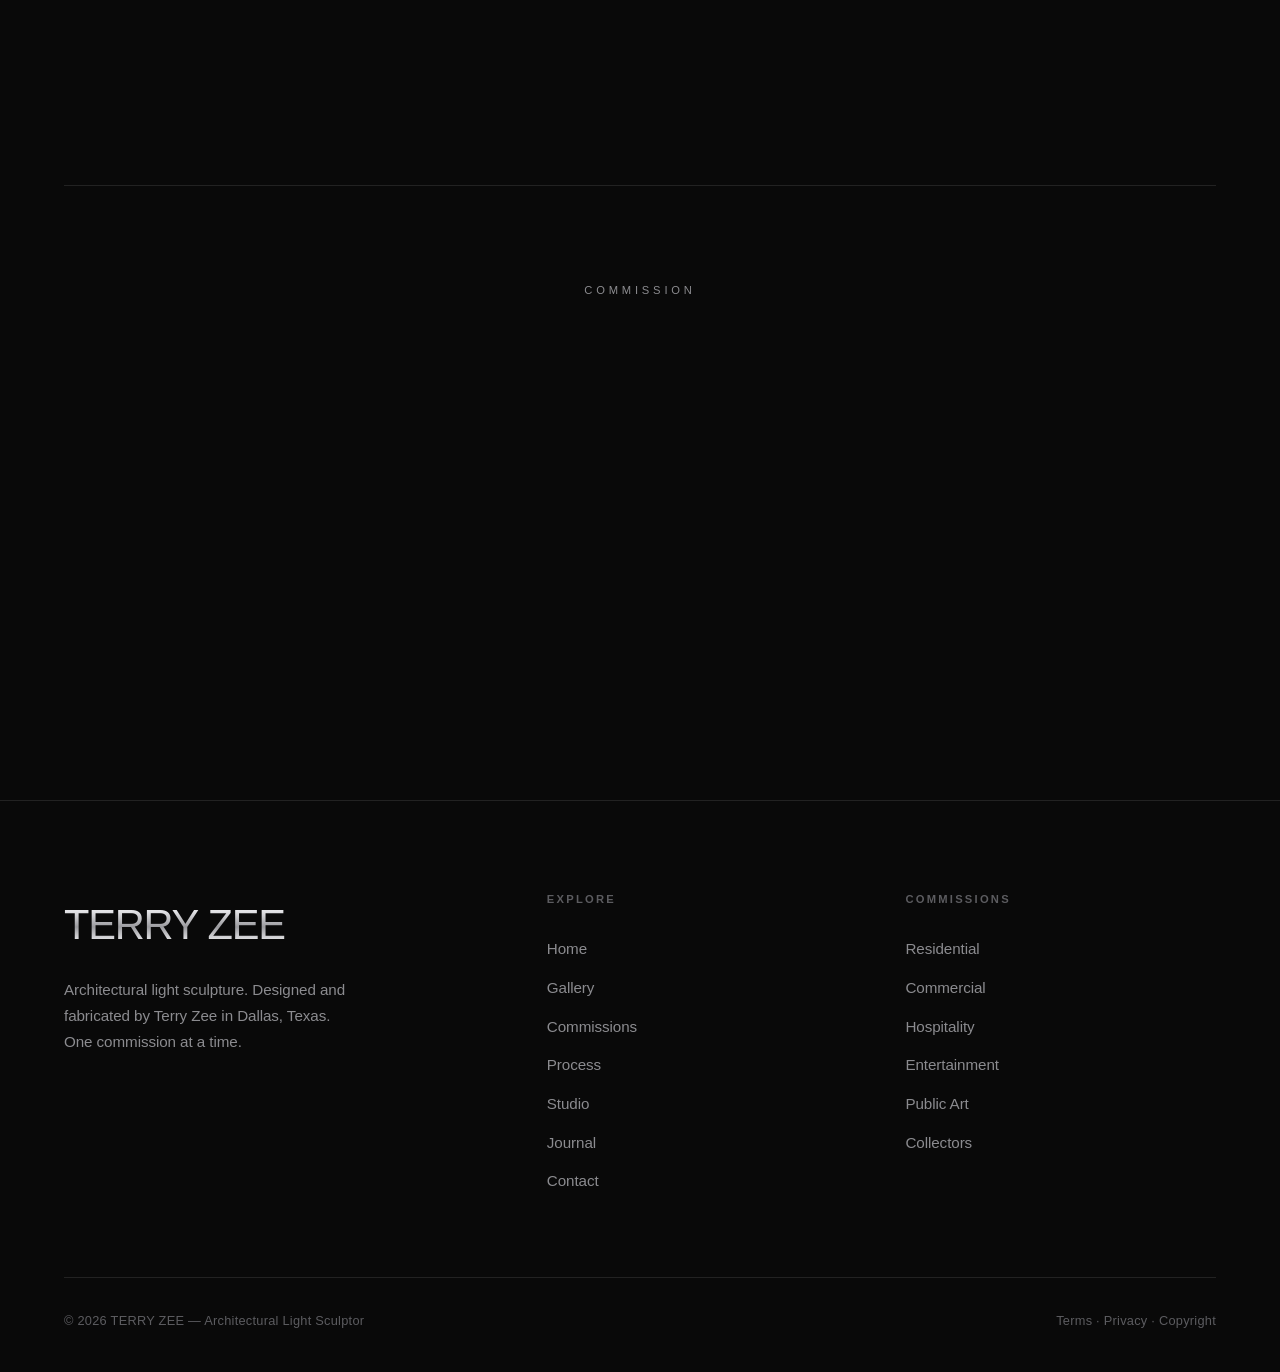
<file: studio.html>
<!DOCTYPE html>
<html lang="en">
<head>
<meta charset="UTF-8">
<meta name="viewport" content="width=device-width, initial-scale=1, viewport-fit=cover">
<title>Studio — TERRY ZEE</title>
<meta name="description" content="Terry Zee — architectural light sculptor, Dallas icon, and LGBTQ+ artist turning raw energy into precise light.">
<meta property="og:title" content="Studio — TERRY ZEE"><meta property="og:description" content="Terry Zee — architectural light sculptor, Dallas icon, and LGBTQ+ artist turning raw energy into precise light.">
<meta property="og:type" content="website"><meta property="og:url" content="https://terryzee.art/studio.html">
<meta name="theme-color" content="#090909">
<link rel="icon" href="data:image/svg+xml,%3Csvg xmlns='http://www.w3.org/2000/svg' viewBox='0 0 32 32'%3E%3Crect width='32' height='32' fill='%23090909'/%3E%3Ctext x='16' y='22' font-family='Arial' font-size='14' font-weight='400' fill='%23f7f7f7' text-anchor='middle'%3ETZ%3C/text%3E%3C/svg%3E">
<link rel="preconnect" href="https://api.fontshare.com" crossorigin>
<link href="https://api.fontshare.com/v2/css?f[]=satoshi@300,400,500,700,900&f[]=general-sans@400,500,600&display=swap" rel="stylesheet">
<link rel="stylesheet" href="assets/style.css">
<script type="application/ld+json">{"@context":"https://schema.org","@type":"Person","name":"Terry Zee","jobTitle":"Architectural Light Sculptor","description":"Custom architectural light sculpture for luxury homes, hospitality, commercial spaces, entertainment, and collectors.","address":{"@type":"PostalAddress","addressLocality":"Dallas","addressRegion":"TX","addressCountry":"US"}}</script>
</head>
<body class="studio">
<header class="nav">
<a class="brand" href="index.html">TERRY <span>ZEE</span></a>
<nav class="nav-links"><a href="index.html">Home</a><a href="gallery.html">Gallery</a><a href="commissions.html">Commissions</a><a href="process.html">Process</a><a href="studio.html" class="active">Studio</a><a href="journal.html">Journal</a><a href="contact.html">Contact</a></nav>
<button class="burger" id="burger" aria-label="Menu"><span></span><span></span><span></span></button>
</header>
<div class="menu" id="menu" role="dialog" aria-modal="true" aria-label="Menu">
<div class="menu-top"><a class="brand" href="index.html">TERRY <span>ZEE</span></a><button class="menu-close" id="menuClose" aria-label="Close">&times;</button></div>
<nav><a href="index.html" style="--i:1"><span class="i">01</span>Home</a><a href="gallery.html" style="--i:2"><span class="i">02</span>Gallery</a><a href="commissions.html" style="--i:3"><span class="i">03</span>Commissions</a><a href="process.html" style="--i:4"><span class="i">04</span>Process</a><a href="studio.html" style="--i:5"><span class="i">05</span>Studio</a><a href="journal.html" style="--i:6"><span class="i">06</span>Journal</a><a href="contact.html" style="--i:7"><span class="i">07</span>Contact</a></nav>
<div class="menu-foot"><span>Dallas, Texas</span><a href="mailto:support@integritydigital.com">support@integritydigital.com</a></div>
</div>
<main>
<section data-seq style="padding:calc(9rem + 2vw) 0 clamp(2rem,5vw,4rem)"><div class="wrap"><span class="eyebrow reveal">Studio</span><h1 class="display reveal" style="margin-top:1.4rem;max-width:16ch">The artist who works in light.</h1></div></section>
<section class="pad-y" data-seq style="padding-top:0"><div class="wrap"><div class="split"><div class="media reveal"><img src="assets/studio.jpg" alt="Terry Zee light study"></div><div><span class="eyebrow reveal">Terry Zee</span><h2 class="h2 reveal" style="margin:1.1rem 0 1.4rem">Two decades turning space into feeling.</h2><p class="lede reveal">For more than twenty years, Terry Zee has worked in a single material — light — and the way a room feels when it’s shaped with intention. A fixture of the Dallas electronic music scene, his immersive environments and kinetic installations built a reputation across the art and lighting world.</p><p class="lede reveal" style="margin-top:1.1rem">An icon in Dallas’s LGBTQ+ and bisexual community, Terry has spent his life channeling a raw, eccentric, unapologetic energy into something precise and luminous — emotion and desire carried on waves of light. It’s what makes his work impossible to mistake for anyone else’s.</p><p class="lede reveal" style="margin-top:1.1rem">Today he creates one-of-one commissions for luxury homes, restaurants, hotels, clubs, business, and private collectors. Every piece begins with the space — its architecture, its atmosphere, and the feeling the client wants to create.</p><p class="lede reveal" style="margin-top:1.1rem"><b style="color:var(--white);font-weight:500">No two installations are ever the same.</b></p></div></div></div></section>
<section class="pad-y" data-seq style="padding-top:0"><div class="wrap"><div class="cred"><div class="cell reveal"><h4>Custom Designed</h4><p>Every project is unique.</p></div><div class="cell reveal"><h4>Built in Texas</h4><p>Designed and fabricated in Dallas.</p></div><div class="cell reveal"><h4>One-of-One</h4><p>No mass production.</p></div><div class="cell reveal"><h4>By Terry’s Hand</h4><p>He designs, builds, and installs it himself.</p></div></div></div></section>
<section class="pad-y" data-seq><div class="wrap"><div style="border-top:1px solid var(--line);padding-top:clamp(3rem,7vw,6rem);text-align:center"><span class="eyebrow reveal">Commission</span><h2 class="h2 thin reveal" style="margin:1.6rem auto 0;max-width:18ch">Commission something that <b style="font-weight:500">doesn’t exist yet.</b></h2><p class="lede reveal" style="margin:1.6rem auto 2.6rem;text-align:center">Every project begins with a conversation with Terry about your space, your vision, and the experience you want to create.</p><div class="reveal"><a class="btn" href="contact.html">Schedule a Design Consultation</a></div></div></div></section>
</main>
<footer>
<div class="wrap">
<div class="foot-top">
<div class="foot-brand"><div class="fm chrome-text">TERRY ZEE</div><p>Architectural light sculpture. Designed and fabricated by Terry Zee in Dallas, Texas. One commission at a time.</p></div>
<div class="foot-col"><h5>Explore</h5><a href="index.html">Home</a><a href="gallery.html">Gallery</a><a href="commissions.html">Commissions</a><a href="process.html">Process</a><a href="studio.html">Studio</a><a href="journal.html">Journal</a><a href="contact.html">Contact</a></div>
<div class="foot-col"><h5>Commissions</h5><a href="commissions.html">Residential</a><a href="commissions.html">Commercial</a><a href="commissions.html">Hospitality</a><a href="commissions.html">Entertainment</a><a href="commissions.html">Public Art</a><a href="commissions.html">Collectors</a></div>
</div>
<div class="foot-bottom"><span>&copy; <span id="year">2026</span> TERRY ZEE — Architectural Light Sculptor</span><span><a href="terms.html">Terms</a> · <a href="privacy.html">Privacy</a> · <a href="copyright.html">Copyright</a></span></div>
</div>
</footer>
<script src="assets/app.js"></script>
</body>
</html>
</file>
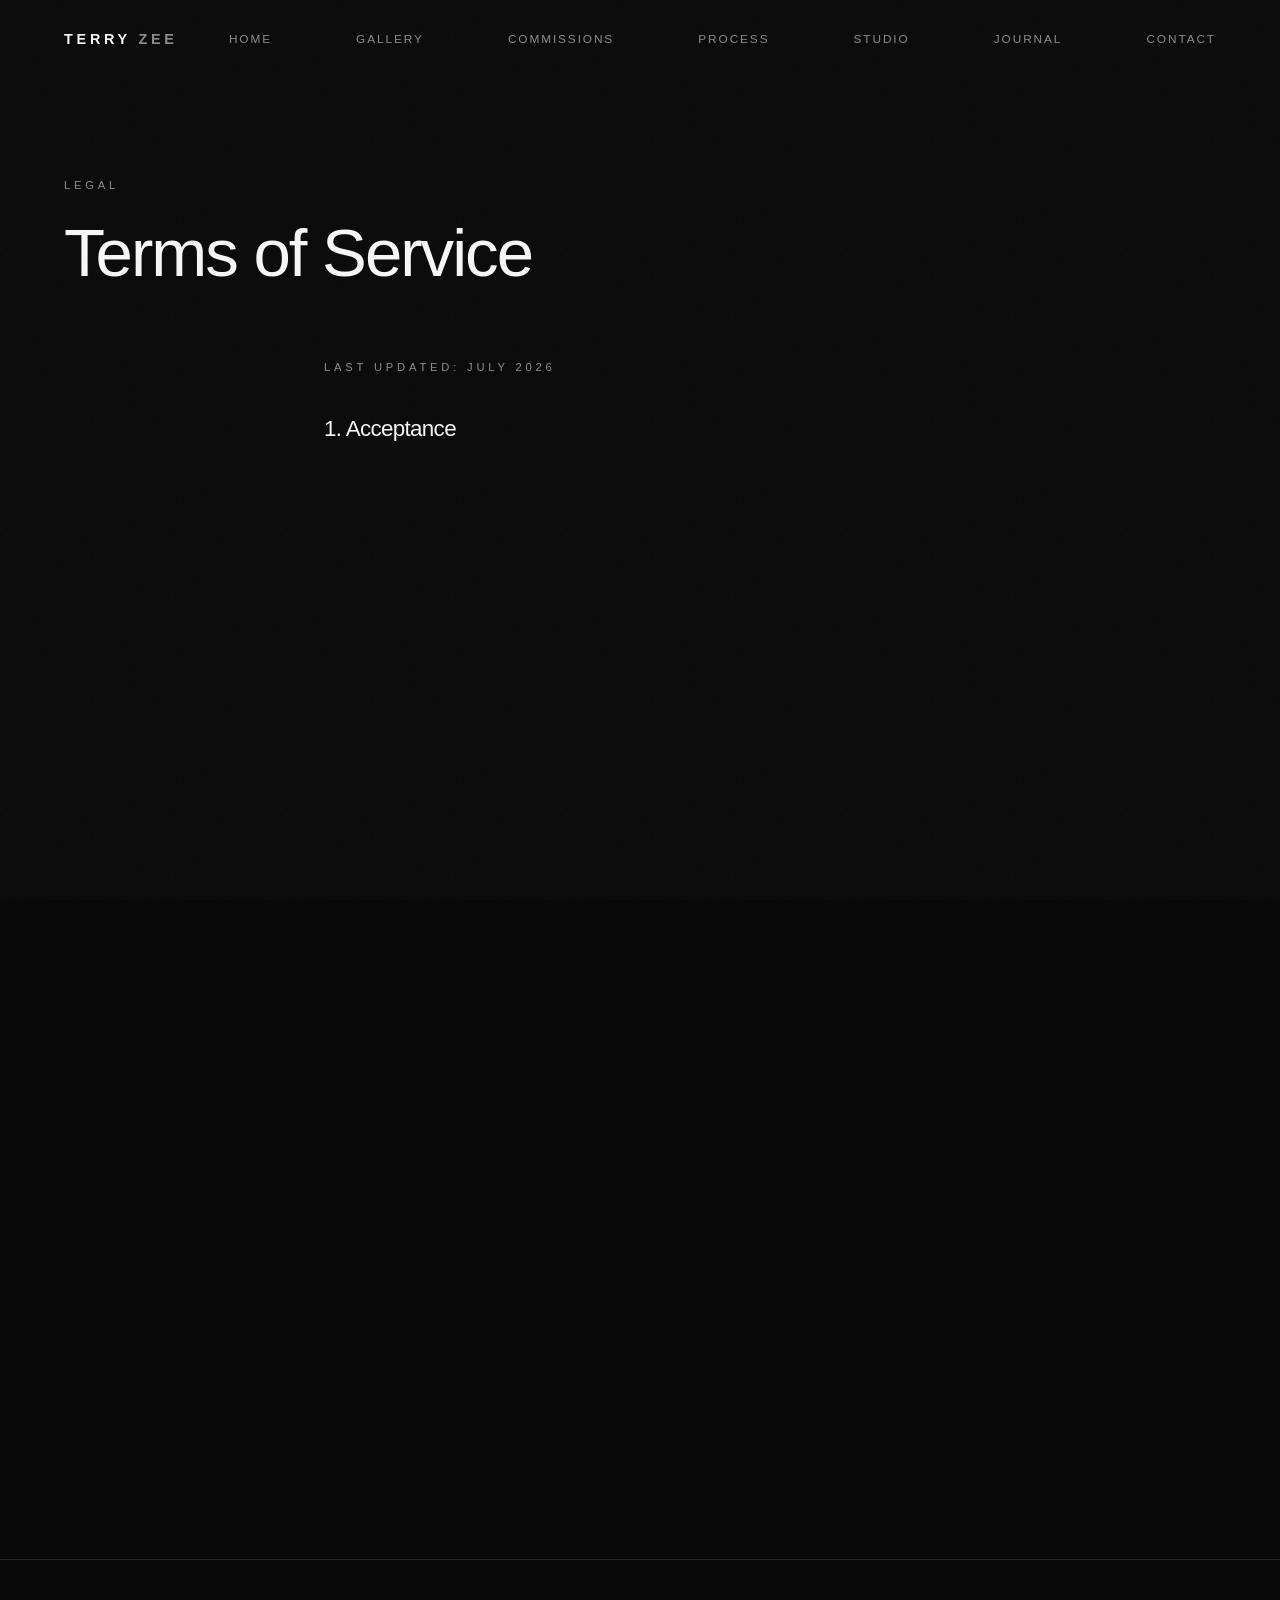
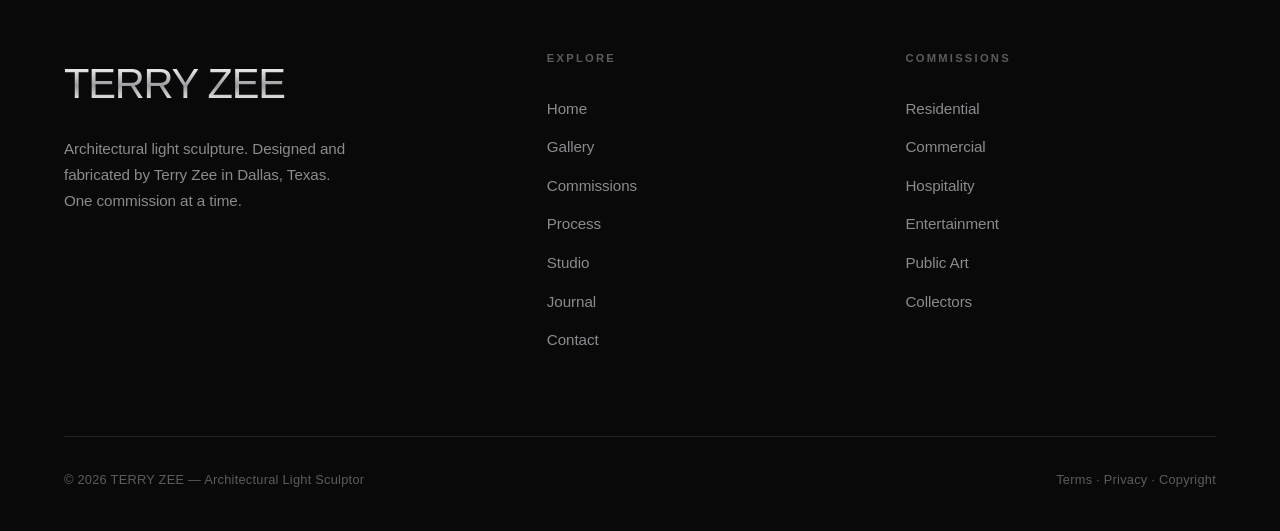
<file: terms.html>
<!DOCTYPE html>
<html lang="en">
<head>
<meta charset="UTF-8">
<meta name="viewport" content="width=device-width, initial-scale=1, viewport-fit=cover">
<title>Terms — TERRY ZEE</title>
<meta name="description" content="Terms of Service.">
<meta property="og:title" content="Terms — TERRY ZEE"><meta property="og:description" content="Terms of Service.">
<meta property="og:type" content="website"><meta property="og:url" content="https://terryzee.art/terms.html">
<meta name="theme-color" content="#090909">
<link rel="icon" href="data:image/svg+xml,%3Csvg xmlns='http://www.w3.org/2000/svg' viewBox='0 0 32 32'%3E%3Crect width='32' height='32' fill='%23090909'/%3E%3Ctext x='16' y='22' font-family='Arial' font-size='14' font-weight='400' fill='%23f7f7f7' text-anchor='middle'%3ETZ%3C/text%3E%3C/svg%3E">
<link rel="preconnect" href="https://api.fontshare.com" crossorigin>
<link href="https://api.fontshare.com/v2/css?f[]=satoshi@300,400,500,700,900&f[]=general-sans@400,500,600&display=swap" rel="stylesheet">
<link rel="stylesheet" href="assets/style.css">
<script type="application/ld+json">{"@context":"https://schema.org","@type":"Person","name":"Terry Zee","jobTitle":"Architectural Light Sculptor","description":"Custom architectural light sculpture for luxury homes, hospitality, commercial spaces, entertainment, and collectors.","address":{"@type":"PostalAddress","addressLocality":"Dallas","addressRegion":"TX","addressCountry":"US"}}</script>
</head>
<body class="terms">
<header class="nav">
<a class="brand" href="index.html">TERRY <span>ZEE</span></a>
<nav class="nav-links"><a href="index.html">Home</a><a href="gallery.html">Gallery</a><a href="commissions.html">Commissions</a><a href="process.html">Process</a><a href="studio.html">Studio</a><a href="journal.html">Journal</a><a href="contact.html">Contact</a></nav>
<button class="burger" id="burger" aria-label="Menu"><span></span><span></span><span></span></button>
</header>
<div class="menu" id="menu" role="dialog" aria-modal="true" aria-label="Menu">
<div class="menu-top"><a class="brand" href="index.html">TERRY <span>ZEE</span></a><button class="menu-close" id="menuClose" aria-label="Close">&times;</button></div>
<nav><a href="index.html" style="--i:1"><span class="i">01</span>Home</a><a href="gallery.html" style="--i:2"><span class="i">02</span>Gallery</a><a href="commissions.html" style="--i:3"><span class="i">03</span>Commissions</a><a href="process.html" style="--i:4"><span class="i">04</span>Process</a><a href="studio.html" style="--i:5"><span class="i">05</span>Studio</a><a href="journal.html" style="--i:6"><span class="i">06</span>Journal</a><a href="contact.html" style="--i:7"><span class="i">07</span>Contact</a></nav>
<div class="menu-foot"><span>Dallas, Texas</span><a href="mailto:support@integritydigital.com">support@integritydigital.com</a></div>
</div>
<main>
<section data-seq style="padding:calc(9rem + 2vw) 0 clamp(2rem,5vw,4rem)"><div class="wrap"><span class="eyebrow reveal">Legal</span><h1 class="display reveal" style="margin-top:1.4rem;max-width:16ch">Terms of Service</h1></div></section>
<section class="pad-y" data-seq style="padding-top:0"><div class="wrap" style="max-width:760px"><p class="eyebrow reveal">Last updated: July 2026</p><h2 class="h2 reveal" style="font-size:clamp(1.1rem,2vw,1.4rem);margin:2.4rem 0 .8rem">1. Acceptance</h2><p class="lede reveal" style="margin-bottom:.9rem;max-width:none">By using this website you agree to these Terms. If you do not agree, please do not use the site.</p><h2 class="h2 reveal" style="font-size:clamp(1.1rem,2vw,1.4rem);margin:2.4rem 0 .8rem">2. What this site is</h2><p class="lede reveal" style="margin-bottom:.9rem;max-width:none">This site presents the commissioned work of Terry Zee (“the Artist”) and lets you request a consultation. An inquiry does not create a contract or reserve a date. Commissions are governed by a separate signed agreement.</p><h2 class="h2 reveal" style="font-size:clamp(1.1rem,2vw,1.4rem);margin:2.4rem 0 .8rem">3. Estimates</h2><p class="lede reveal" style="margin-bottom:.9rem;max-width:none">Any pricing, timeline, or design details discussed before a signed agreement are estimates and may change with scope, site conditions, and materials.</p><h2 class="h2 reveal" style="font-size:clamp(1.1rem,2vw,1.4rem);margin:2.4rem 0 .8rem">4. Intellectual property</h2><p class="lede reveal" style="margin-bottom:.9rem;max-width:none">All artwork, designs, renderings, images, text, and branding on this site belong to the Artist and are protected by law. Rights for commissioned works are defined in the commission agreement.</p><h2 class="h2 reveal" style="font-size:clamp(1.1rem,2vw,1.4rem);margin:2.4rem 0 .8rem">5. Liability</h2><p class="lede reveal" style="margin-bottom:.9rem;max-width:none">The site is provided “as is” without warranties. To the fullest extent allowed by law, the Artist is not liable for indirect or consequential damages arising from use of this site.</p><h2 class="h2 reveal" style="font-size:clamp(1.1rem,2vw,1.4rem);margin:2.4rem 0 .8rem">6. Governing law</h2><p class="lede reveal" style="margin-bottom:.9rem;max-width:none">These Terms are governed by the laws of the State of Texas. Disputes will be handled in courts located in Dallas County, Texas.</p><h2 class="h2 reveal" style="font-size:clamp(1.1rem,2vw,1.4rem);margin:2.4rem 0 .8rem">7. Contact</h2><p class="lede reveal" style="margin-bottom:.9rem;max-width:none">Questions: <a href="mailto:support@integritydigital.com" style="color:var(--chrome)">support@integritydigital.com</a></p></div></section>
</main>
<footer>
<div class="wrap">
<div class="foot-top">
<div class="foot-brand"><div class="fm chrome-text">TERRY ZEE</div><p>Architectural light sculpture. Designed and fabricated by Terry Zee in Dallas, Texas. One commission at a time.</p></div>
<div class="foot-col"><h5>Explore</h5><a href="index.html">Home</a><a href="gallery.html">Gallery</a><a href="commissions.html">Commissions</a><a href="process.html">Process</a><a href="studio.html">Studio</a><a href="journal.html">Journal</a><a href="contact.html">Contact</a></div>
<div class="foot-col"><h5>Commissions</h5><a href="commissions.html">Residential</a><a href="commissions.html">Commercial</a><a href="commissions.html">Hospitality</a><a href="commissions.html">Entertainment</a><a href="commissions.html">Public Art</a><a href="commissions.html">Collectors</a></div>
</div>
<div class="foot-bottom"><span>&copy; <span id="year">2026</span> TERRY ZEE — Architectural Light Sculptor</span><span><a href="terms.html">Terms</a> · <a href="privacy.html">Privacy</a> · <a href="copyright.html">Copyright</a></span></div>
</div>
</footer>
<script src="assets/app.js"></script>
</body>
</html>
</file>
<file: assets/style.css>
/* ============================================================
   TERRY ZEE — Architectural Light Sculpture
   Luxury design system. Black · Graphite · Gunmetal · Chrome · White.
   ============================================================ */
:root{
  --black:#090909; --graphite:#141414; --gunmetal:#2c2c2c;
  --chrome:#c7c7c7; --white:#f7f7f7;
  --muted:#8b8b8f; --faint:#5c5c60;
  --line:rgba(247,247,247,.10); --line-2:rgba(247,247,247,.16);
  --sans:'Satoshi','Helvetica Neue',-apple-system,Arial,sans-serif;
  --label:'General Sans','Satoshi',-apple-system,Arial,sans-serif;
  --ease:cubic-bezier(.22,.61,.36,1);
  --pad:clamp(1.5rem,5vw,4rem);
  --max:1280px;
}
*{margin:0;padding:0;box-sizing:border-box}
html{scroll-behavior:smooth;-webkit-text-size-adjust:100%}
body{
  background:var(--black);color:var(--white);font-family:var(--sans);
  font-weight:400;line-height:1.7;letter-spacing:-.005em;
  -webkit-font-smoothing:antialiased;overflow-x:hidden;
  -webkit-tap-highlight-color:transparent;
}
::selection{background:var(--white);color:var(--black)}
a{color:inherit;text-decoration:none}
img{display:block;max-width:100%}
h1,h2,h3{font-weight:500;line-height:1.06;letter-spacing:-.025em}

/* grain overlay */
body::after{
  content:"";position:fixed;inset:0;z-index:200;pointer-events:none;opacity:.04;
  background-image:url("data:image/svg+xml,%3Csvg xmlns='http://www.w3.org/2000/svg' width='140' height='140'%3E%3Cfilter id='n'%3E%3CfeTurbulence type='fractalNoise' baseFrequency='0.85' numOctaves='2'/%3E%3C/filter%3E%3Crect width='140' height='140' filter='url(%23n)'/%3E%3C/svg%3E");
}

/* ---------- layout ---------- */
.wrap{max-width:var(--max);margin:0 auto;padding:0 var(--pad)}
section{position:relative}
.pad-y{padding:clamp(5.5rem,12vw,11rem) 0}
.hairline{height:1px;background:var(--line);border:0;width:100%}

.eyebrow{
  font-family:var(--label);font-size:.7rem;font-weight:500;letter-spacing:.34em;
  text-transform:uppercase;color:var(--muted);display:inline-block;
}
.eyebrow.num{color:var(--faint)}
.lede{color:var(--muted);font-size:clamp(1rem,1.4vw,1.15rem);font-weight:400;max-width:46ch}
.display{font-size:clamp(2.1rem,6vw,4.2rem);font-weight:500;letter-spacing:-.03em;line-height:1.02}
.h2{font-size:clamp(1.7rem,4.4vw,3rem);font-weight:500;letter-spacing:-.03em;line-height:1.06}
.thin{font-weight:300}
.chrome-text{
  background:linear-gradient(180deg,#fff 0%,#e3e3e6 30%,#9a9a9e 52%,#e8e8ea 72%,#fbfbfc 100%);
  -webkit-background-clip:text;background-clip:text;color:transparent;
}

/* ---------- nav ---------- */
.nav{
  position:fixed;top:0;left:0;right:0;z-index:100;
  display:flex;align-items:center;justify-content:space-between;gap:clamp(1.6rem,4vw,3.2rem);
  padding:1.5rem var(--pad);transition:background .5s var(--ease),padding .5s var(--ease),border-color .5s;
  border-bottom:1px solid transparent;
}
.nav.scrolled{
  background:rgba(9,9,9,.72);-webkit-backdrop-filter:blur(18px) saturate(1.2);
  backdrop-filter:blur(18px) saturate(1.2);border-bottom:1px solid var(--line);padding:1rem var(--pad);
}
.brand{font-family:var(--label);font-weight:600;letter-spacing:.26em;font-size:.9rem;text-transform:uppercase;color:var(--white)}
.brand span{color:var(--muted)}
body.home .brand{display:none}
body.home .nav{justify-content:flex-end}
body.home .nav{animation:navIn 1s var(--ease) .7s both}
@keyframes navIn{from{opacity:0;transform:translateY(-12px)}to{opacity:1;transform:none}}
.nav-links{display:none;flex:1;gap:1.4rem;align-items:center;justify-content:space-between}
.nav-links a{
  font-family:var(--label);font-size:.74rem;letter-spacing:.16em;text-transform:uppercase;
  color:var(--muted);transition:color .3s;position:relative;padding:.3rem 0;
}
.nav-links a::after{content:"";position:absolute;left:0;bottom:0;height:1px;width:0;background:var(--white);transition:width .35s var(--ease)}
.nav-links a:hover,.nav-links a.active{color:var(--white)}
.nav-links a:hover::after,.nav-links a.active::after{width:100%}
.nav-cta{
  font-family:var(--label);font-size:.72rem;letter-spacing:.16em;text-transform:uppercase;
  border:1px solid var(--line-2);padding:.75rem 1.4rem;color:var(--white);transition:.35s var(--ease);
}
.nav-cta:hover{background:var(--white);color:var(--black);border-color:var(--white)}
.burger{display:flex;flex-direction:column;gap:6px;width:44px;height:44px;align-items:center;justify-content:center;cursor:pointer;background:none;border:0;-webkit-tap-highlight-color:transparent}
.burger span{display:block;width:24px;height:1.5px;background:var(--white);transition:.3s}
@media(min-width:1080px){.nav-links{display:flex}.burger{display:none}}

/* full-screen menu */
.menu{position:fixed;inset:0;z-index:120;background:rgba(9,9,9,.98);-webkit-backdrop-filter:blur(20px);backdrop-filter:blur(20px);
  display:flex;flex-direction:column;opacity:0;visibility:hidden;transition:opacity .5s var(--ease),visibility .5s}
.menu.open{opacity:1;visibility:visible}
.menu-top{display:flex;align-items:center;justify-content:space-between;padding:1.5rem var(--pad);border-bottom:1px solid var(--line)}
.menu-close{background:none;border:0;color:var(--white);font-size:1.6rem;cursor:pointer;line-height:1}
.menu nav{flex:1;display:flex;flex-direction:column;justify-content:center;gap:.1rem;padding:2rem var(--pad)}
.menu nav a{font-size:clamp(2rem,8vw,3.4rem);font-weight:500;letter-spacing:-.03em;color:var(--white);padding:.28rem 0;
  display:flex;align-items:baseline;gap:1rem;opacity:0;transform:translateY(16px);transition:opacity .5s var(--ease),transform .5s var(--ease);transition-delay:calc(var(--i)*.05s)}
.menu nav a .i{font-family:var(--label);font-size:.7rem;letter-spacing:.2em;color:var(--faint)}
.menu.open nav a{opacity:1;transform:none}
.menu nav a:hover{color:var(--chrome)}
.menu-foot{padding:1.6rem var(--pad);border-top:1px solid var(--line);display:flex;justify-content:space-between;flex-wrap:wrap;gap:1rem;color:var(--muted);font-size:.8rem}
body.lock{overflow:hidden}

/* ---------- buttons ---------- */
.btn{
  display:inline-flex;align-items:center;gap:.7rem;font-family:var(--label);font-size:.75rem;font-weight:500;
  letter-spacing:.18em;text-transform:uppercase;padding:1.1rem 2rem;border:1px solid var(--white);
  color:var(--white);background:transparent;cursor:pointer;position:relative;overflow:hidden;transition:color .4s var(--ease)}
.btn::before{content:"";position:absolute;inset:0;background:var(--white);transform:translateY(101%);transition:transform .45s var(--ease);z-index:-1}
.btn:hover{color:var(--black)}
.btn:hover::before{transform:translateY(0)}
.btn.ghost{border-color:var(--line-2);color:var(--chrome)}
.btn.ghost::before{background:var(--white)}
.btn.ghost:hover{color:var(--black);border-color:var(--white)}
.arrow{display:inline-flex;align-items:center;gap:.6rem;font-family:var(--label);font-size:.78rem;letter-spacing:.14em;text-transform:uppercase;color:var(--white);transition:gap .3s}
.arrow svg{transition:transform .35s var(--ease)}
.arrow:hover{gap:1rem}
.arrow:hover svg{transform:translateX(4px)}

/* ---------- hero ---------- */
.hero{min-height:100svh;display:flex;flex-direction:column;justify-content:center;align-items:center;text-align:center;
  padding:8rem var(--pad) 5rem;position:relative;overflow:hidden}
.hero-bg{position:absolute;inset:0;z-index:0}
.hero-bg img{width:100%;height:100%;object-fit:cover;opacity:0;transform:scale(1.08);animation:lightsOn 3s var(--ease) .2s forwards, kb 26s var(--ease) .2s forwards}
.hero-bg::after{content:"";position:absolute;inset:0;background:
  radial-gradient(120% 90% at 50% 20%,transparent 0%,rgba(9,9,9,.55) 62%,var(--black) 100%),
  linear-gradient(180deg,rgba(9,9,9,.5),transparent 30%,transparent 60%,var(--black))}
@keyframes lightsOn{to{opacity:.6}}
@keyframes kb{to{transform:scale(1)}}
@keyframes fadeUp{from{opacity:0;transform:translateY(16px)}to{opacity:1;transform:none}}
.hero-inner{position:relative;z-index:2;display:flex;flex-direction:column;align-items:center}
.wordmark{position:relative;width:min(88vw,780px);margin:0 auto}
.wordmark-img{width:100%;opacity:0;animation:wmIn 2.8s var(--ease) 3.7s both, breathe 6.5s ease-in-out 6.6s infinite}
@keyframes wmIn{0%{opacity:0;transform:translateY(8px);filter:brightness(.2) blur(7px)}100%{opacity:1;transform:none;filter:brightness(1) blur(0)}}
@keyframes breathe{0%,100%{opacity:.9;filter:drop-shadow(0 0 20px rgba(150,190,255,.2))}50%{opacity:1;filter:drop-shadow(0 0 34px rgba(150,190,255,.42))}}
.tagline{margin-top:1.6rem;font-size:clamp(1.5rem,4vw,2.6rem);font-weight:300;letter-spacing:-.02em;line-height:1.15;opacity:0;animation:fadeUp 1.1s var(--ease) 1.9s both}
.tagline b{font-weight:500}
.hero-sub{margin:1.6rem auto 2.6rem;color:var(--muted);max-width:52ch;font-size:clamp(1rem,1.5vw,1.12rem);opacity:0;animation:fadeUp 1.1s var(--ease) 2.6s both}
.hero-sub .sep{color:var(--faint)}
.hero-actions{opacity:0;animation:fadeUp 1.1s var(--ease) 3.2s both}
.scroll-cue{position:absolute;bottom:2rem;left:50%;transform:translateX(-50%);z-index:2;font-family:var(--label);font-size:.62rem;letter-spacing:.3em;text-transform:uppercase;color:var(--faint);display:flex;flex-direction:column;align-items:center;gap:.6rem;opacity:0;animation:fadeUp 1.1s var(--ease) 5s both}
.scroll-cue i{display:block;width:1px;height:42px;background:linear-gradient(var(--faint),transparent);animation:cue 2.4s var(--ease) infinite}
@keyframes cue{0%{transform:scaleY(0);transform-origin:top}45%{transform:scaleY(1);transform-origin:top}55%{transform:scaleY(1);transform-origin:bottom}100%{transform:scaleY(0);transform-origin:bottom}}

/* ---------- statement ---------- */
.statement{text-align:center}
.statement h2{font-size:clamp(1.9rem,5.2vw,3.6rem);font-weight:300;letter-spacing:-.03em;line-height:1.12;max-width:20ch;margin:1.6rem auto 0}
.statement h2 b{font-weight:500}

/* ---------- split intro ---------- */
.split{display:grid;gap:3rem;align-items:center}
@media(min-width:900px){.split{grid-template-columns:1fr 1fr;gap:5rem}}
.split .media{aspect-ratio:4/5;overflow:hidden;position:relative;border:1px solid var(--line)}
.split .media img{width:100%;height:100%;object-fit:cover}
.split h2{margin:1.2rem 0 1.4rem}
.split p+p{margin-top:1.1rem}

/* ---------- commissions list ---------- */
.clist{border-top:1px solid var(--line)}
.crow{display:grid;grid-template-columns:auto 1fr auto;gap:1.5rem;align-items:center;
  padding:clamp(1.8rem,3.5vw,2.8rem) 0;border-bottom:1px solid var(--line);position:relative;transition:padding .4s var(--ease)}
.crow .cnum{font-family:var(--label);font-size:.72rem;letter-spacing:.2em;color:var(--faint)}
.crow .ctitle{font-size:clamp(1.5rem,3.6vw,2.4rem);font-weight:500;letter-spacing:-.02em;transition:color .4s}
.crow .cdesc{color:var(--muted);max-width:40ch;font-size:.98rem}
.crow .cgo{color:var(--faint);transition:.4s var(--ease)}
.crow:hover{padding-left:1.2rem}
.crow:hover .ctitle{color:#fff}
.crow:hover .cgo{color:#fff;transform:translateX(4px)}
@media(max-width:760px){.crow{grid-template-columns:auto 1fr;gap:.4rem 1.2rem}.crow .cdesc{grid-column:1/-1;margin-top:.4rem}.crow .cgo{display:none}}

/* ---------- credibility strip ---------- */
.cred{display:grid;grid-template-columns:1fr;gap:0;border:1px solid var(--line)}
@media(min-width:720px){.cred{grid-template-columns:repeat(4,1fr)}}
.cred .cell{padding:clamp(1.8rem,3vw,2.6rem);border-bottom:1px solid var(--line)}
@media(min-width:720px){.cred .cell{border-bottom:0;border-right:1px solid var(--line)}.cred .cell:last-child{border-right:0}}
.cred .cell:last-child{border-bottom:0}
.cred h4{font-size:1.05rem;font-weight:500;margin-bottom:.5rem;letter-spacing:-.01em}
.cred p{color:var(--muted);font-size:.9rem}

/* ---------- process ---------- */
.pstep{display:grid;grid-template-columns:auto 1fr;gap:1.5rem 2.5rem;padding:clamp(2rem,4vw,3rem) 0;border-top:1px solid var(--line);align-items:start}
.pstep:last-child{border-bottom:1px solid var(--line)}
.pstep .pn{font-size:clamp(2.2rem,6vw,4rem);font-weight:300;color:var(--gunmetal);line-height:.9;letter-spacing:-.04em}
.pstep h3{font-size:clamp(1.4rem,3vw,2rem);font-weight:500;margin-bottom:.7rem}
.pstep p{color:var(--muted);max-width:52ch}
.pstep .plist{color:var(--chrome);font-size:.92rem;margin-top:.6rem;letter-spacing:.02em}

/* ---------- quote ---------- */
.pull{text-align:center}
.pull p{font-size:clamp(1.6rem,4.6vw,3.1rem);font-weight:300;letter-spacing:-.025em;line-height:1.2;max-width:24ch;margin:0 auto}
.pull p b{font-weight:500}

/* ---------- gallery / projects ---------- */
.project{position:relative;min-height:92svh;display:flex;align-items:flex-end;overflow:hidden;border-top:1px solid var(--line)}
.project .pimg{position:absolute;inset:0;z-index:0}
.project .pimg img{width:100%;height:100%;object-fit:cover;opacity:.72;transform:scale(1.05);transition:transform 1.4s var(--ease),opacity 1.4s}
.project.in .pimg img{transform:scale(1);opacity:.82}
.project .pimg::after{content:"";position:absolute;inset:0;background:linear-gradient(0deg,rgba(9,9,9,.92),transparent 55%),linear-gradient(90deg,rgba(9,9,9,.6),transparent 45%)}
.project .pinfo{position:relative;z-index:2;padding:clamp(2.5rem,6vw,5rem) var(--pad);width:100%;max-width:var(--max);margin:0 auto}
.project .pcat{color:var(--chrome)}
.project .ptitle{font-size:clamp(2rem,6vw,4rem);font-weight:500;letter-spacing:-.03em;margin:1rem 0 .8rem}
.project .pmeta{display:flex;flex-wrap:wrap;gap:.6rem 2rem;color:var(--muted);font-family:var(--label);font-size:.74rem;letter-spacing:.14em;text-transform:uppercase;margin-top:1.4rem}
.project .pmeta span{position:relative;padding-left:1.2rem}
.project .pmeta span::before{content:"";position:absolute;left:0;top:50%;width:5px;height:5px;background:var(--chrome);border-radius:50%;transform:translateY(-50%)}

/* ---------- journal ---------- */
.jgrid{display:grid;gap:1px;background:var(--line);border:1px solid var(--line)}
@media(min-width:820px){.jgrid{grid-template-columns:1fr 1fr}}
.jcard{background:var(--black);padding:clamp(2rem,4vw,3.2rem);transition:background .4s}
.jcard:hover{background:var(--graphite)}
.jcard .jmeta{color:var(--faint);font-family:var(--label);font-size:.72rem;letter-spacing:.16em;text-transform:uppercase;margin-bottom:1.4rem}
.jcard h3{font-size:clamp(1.4rem,2.6vw,1.9rem);font-weight:500;margin-bottom:.8rem;letter-spacing:-.02em}
.jcard p{color:var(--muted);font-size:.96rem}

/* ---------- contact / form ---------- */
.form-grid{display:grid;gap:0}
@media(min-width:820px){.form-grid{grid-template-columns:1fr 1fr;gap:0 4rem}}
.field{border-bottom:1px solid var(--line-2);padding:1.4rem 0;position:relative}
.field.full{grid-column:1/-1}
.field label{display:block;font-family:var(--label);font-size:.68rem;letter-spacing:.2em;text-transform:uppercase;color:var(--muted);margin-bottom:.7rem}
.field input,.field textarea,.field select{
  width:100%;background:transparent;border:0;color:var(--white);font-family:var(--sans);font-size:1.05rem;outline:none;padding:.2rem 0}
.field textarea{resize:vertical;min-height:3rem}
.field select{cursor:pointer;color:var(--white)}
.field select option{background:var(--graphite);color:var(--white)}
.field input::placeholder,.field textarea::placeholder{color:var(--faint)}
.field.bad{border-color:#a15}
.hp{position:absolute;left:-9999px;opacity:0}
.form-msg{display:none;margin-top:1.6rem;font-size:.95rem;padding:1rem 1.2rem;border:1px solid var(--line-2)}
.form-msg.ok{display:block;color:var(--white);border-color:var(--chrome)}
.form-msg.err{display:block;color:#f2b8c6;border-color:#a15}
.form-actions{margin-top:2.4rem;display:flex;align-items:center;gap:2rem;flex-wrap:wrap}
.form-note{color:var(--faint);font-size:.82rem}
.form-note a{color:var(--chrome);text-decoration:underline;text-underline-offset:3px}

/* ---------- footer ---------- */
footer{border-top:1px solid var(--line);padding:clamp(3.5rem,7vw,6rem) 0 2.5rem}
.foot-top{display:grid;gap:3rem}
@media(min-width:820px){.foot-top{grid-template-columns:1.4fr 1fr 1fr}}
.foot-brand .fm{font-size:clamp(1.8rem,4vw,2.6rem);font-weight:500;letter-spacing:-.03em}
.foot-brand p{color:var(--muted);margin-top:1rem;max-width:34ch;font-size:.95rem}
.foot-col h5{font-family:var(--label);font-size:.7rem;letter-spacing:.2em;text-transform:uppercase;color:var(--faint);margin-bottom:1.3rem}
.foot-col a{display:block;color:var(--muted);padding:.4rem 0;font-size:.95rem;transition:color .3s}
.foot-col a:hover{color:var(--white)}
.foot-bottom{display:flex;justify-content:space-between;flex-wrap:wrap;gap:1rem;margin-top:clamp(3rem,6vw,5rem);padding-top:2rem;border-top:1px solid var(--line);color:var(--faint);font-size:.8rem;letter-spacing:.02em}
.foot-bottom a{color:var(--faint)}
.foot-bottom a:hover{color:var(--muted)}

/* ---------- reveal ---------- */
.reveal{opacity:0;transform:translateY(28px);transition:opacity 1s var(--ease),transform 1s var(--ease)}
.reveal.in{opacity:1;transform:none}
.reveal.d1{transition-delay:.08s}.reveal.d2{transition-delay:.16s}.reveal.d3{transition-delay:.24s}.reveal.d4{transition-delay:.32s}

/* ---------- mobile refinements ---------- */
@media(max-width:899px){
  .split{direction:ltr!important}
  .split>div,.split>.media{direction:ltr!important}
}
@media(max-width:600px){
  .hero{padding:7rem var(--pad) 4.5rem}
  .wordmark{width:90vw}
  .hero .tagline{font-size:clamp(1.35rem,6.5vw,2rem)}
  .btn{width:100%;justify-content:center}
  .hero-actions{width:100%}
  .form-actions{flex-direction:column;align-items:stretch;gap:1.1rem}
  .form-actions .form-note{text-align:center}
  .foot-col a{padding:.55rem 0}
  .crow{padding:1.5rem 0}
  .pstep{gap:.4rem 1.2rem}
  .pstep .pn{font-size:2.2rem}
}
@media (prefers-reduced-motion:reduce){
  *,*::before,*::after{animation:none!important;transition:none!important}
  html{scroll-behavior:auto}.reveal{opacity:1;transform:none}
  .hero-bg img,.wordmark-img,.tagline,.hero-sub,.hero-actions,.scroll-cue{opacity:1!important;transform:none!important;filter:none!important}
  body.home .nav{opacity:1!important;transform:none!important}
}
</file>
